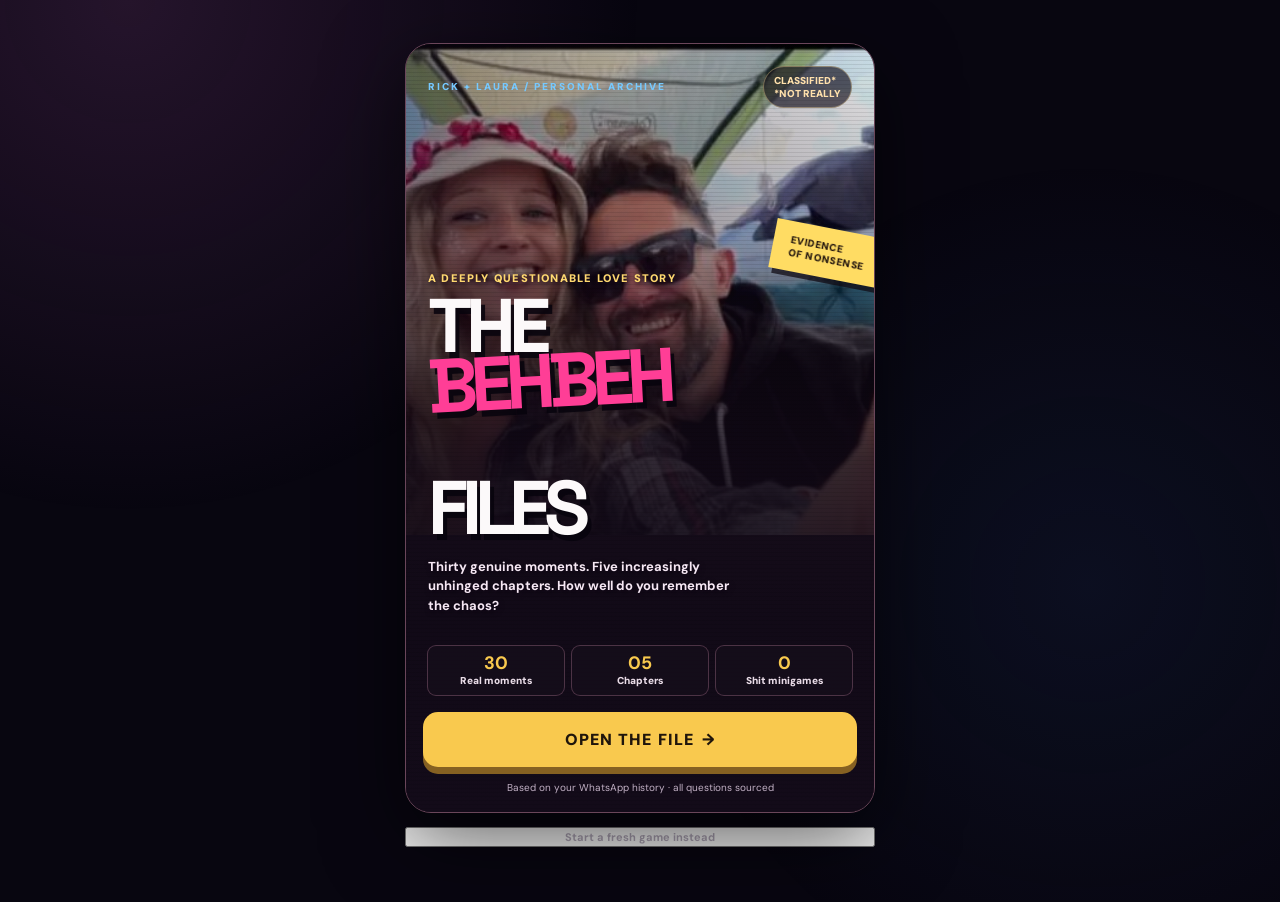
<file: index.html>
<!doctype html>
<html lang="en">
<head>
<meta charset="utf-8">
<meta name="viewport" content="width=device-width,initial-scale=1,viewport-fit=cover">
<meta name="theme-color" content="#090710">
<meta name="description" content="The Behbeh Files: a very personal, very questionable Rick and Laura quiz.">
<title>The Behbeh Files · Rick + Laura</title>
<link rel="stylesheet" href="reborn.css?v=20261021">
<script src="v5-assets.js"></script>
<script src="reborn-questions.js?v=20261021"></script>
<script src="reborn-app.js?v=20261021" defer></script>
</head>
<body>
<main id="app">
<section id="home" class="screen home active" aria-label="Home">
 <div class="cover">
  <div class="coverPhoto"><img id="coverImage" alt="Rick and Laura together" /></div>
  <div class="coverScan"></div>
  <div class="coverTop"><span class="eyebrow">RICK + LAURA / PERSONAL ARCHIVE</span><span>CLASSIFIED*<br>*NOT REALLY</span></div>
  <div class="coverSticker">EVIDENCE<br>OF NONSENSE</div>
  <div class="coverTitle">
   <p class="slogan">A deeply questionable love story</p>
   <h1>THE<br><em>BEHBEH</em><br>FILES</h1>
   <p>Thirty genuine moments. Five increasingly unhinged chapters. How well do you remember the chaos?</p>
  </div>
  <div class="coverBottom">
   <div class="coverFacts"><div><b>30</b>Real moments</div><div><b>05</b>Chapters</div><div><b>0</b>Shit minigames</div></div>
   <button class="btn yellow" id="startBtn" type="button">OPEN THE FILE <span aria-hidden="true">→</span></button>
   <small>Based on your WhatsApp history · all questions sourced</small>
  </div>
 </div>
 <button class="homelink" id="newBtn" type="button" hidden>Start a fresh game instead</button>
</section>

<section id="act" class="screen act" aria-label="Chapter introduction">
 <div class="actCard" id="actCard" data-number="01">
  <div class="actCounter" id="actCounter">CHAPTER 01 / 05</div>
  <h2 id="actTitle">BEFORE THE <span>BEHBEH</span></h2>
  <p id="actText">The first drinks, the first messages, the first signs that nothing normal was about to happen.</p>
  <div class="actMotifs" id="actMotifs"><span>4 JUNE</span><span>FIRST PINT</span><span>RABBIT HOLE</span></div>
  <button class="btn yellow" id="actGo" type="button">LET'S SEE THE EVIDENCE →</button>
  <div class="actFoot" id="actFoot">Six questions in this chapter</div>
 </div>
</section>

<section id="quiz" class="screen" aria-label="Quiz question">
 <div class="qTop">
  <button class="exit" id="exitBtn" aria-label="Return to home" type="button">←</button>
  <div class="caseIndex" id="caseIndex">FILE 001 / 030 <small id="caseCategory">ORIGIN STORY</small></div>
  <div class="scoreBlock"><b id="score">0</b><small id="streak">0 STREAK</small></div>
 </div>
 <div class="progress" aria-label="Progress"><span id="progressFill"></span></div>
 <div class="stage" id="stage" aria-label="Question evidence"></div>
 <div class="prompt"><div class="qType" id="qType">EXHIBIT A · FIRST IMPRESSIONS</div><h2 id="promptText">Question loading</h2></div>
 <div class="hintText" id="hintText">Select your answer</div>
 <div class="options" id="options"></div>
 <button class="submit" id="submitBtn" type="button" hidden disabled>CHECK EVIDENCE</button>
 <div class="answerPanel" id="answerPanel" aria-live="polite">
  <div class="headline" id="answerHead">YES.</div>
  <p id="answerExplain"></p>
  <div class="source" id="answerSource"></div>
  <button class="btn" id="nextBtn" type="button">NEXT CASE →</button>
 </div>
 <div class="footerHint">THE BEHBEH FILES · ALL INCIDENTS ARE REAL UNLESS LABELLED BULLSHIT</div>
</section>

<section id="results" class="screen results" aria-label="Results">
 <div class="resultCard">
  <div class="eyebrow">THE FINAL REPORT</div>
  <div class="giant" id="finalCount">0/30</div>
  <h2 id="finalTitle">THE JURY HAS DECIDED.</h2>
  <p id="finalCopy">You've survived the archive.</p>
  <div class="resultStats"><span id="finalPoints">0 PTS</span><span id="finalStreak">BEST STREAK: 0</span></div>
  <button class="btn yellow" id="againBtn" type="button">PLAY IT AGAIN →</button>
 </div>
</section>
</main>
</body>
</html>
</file>
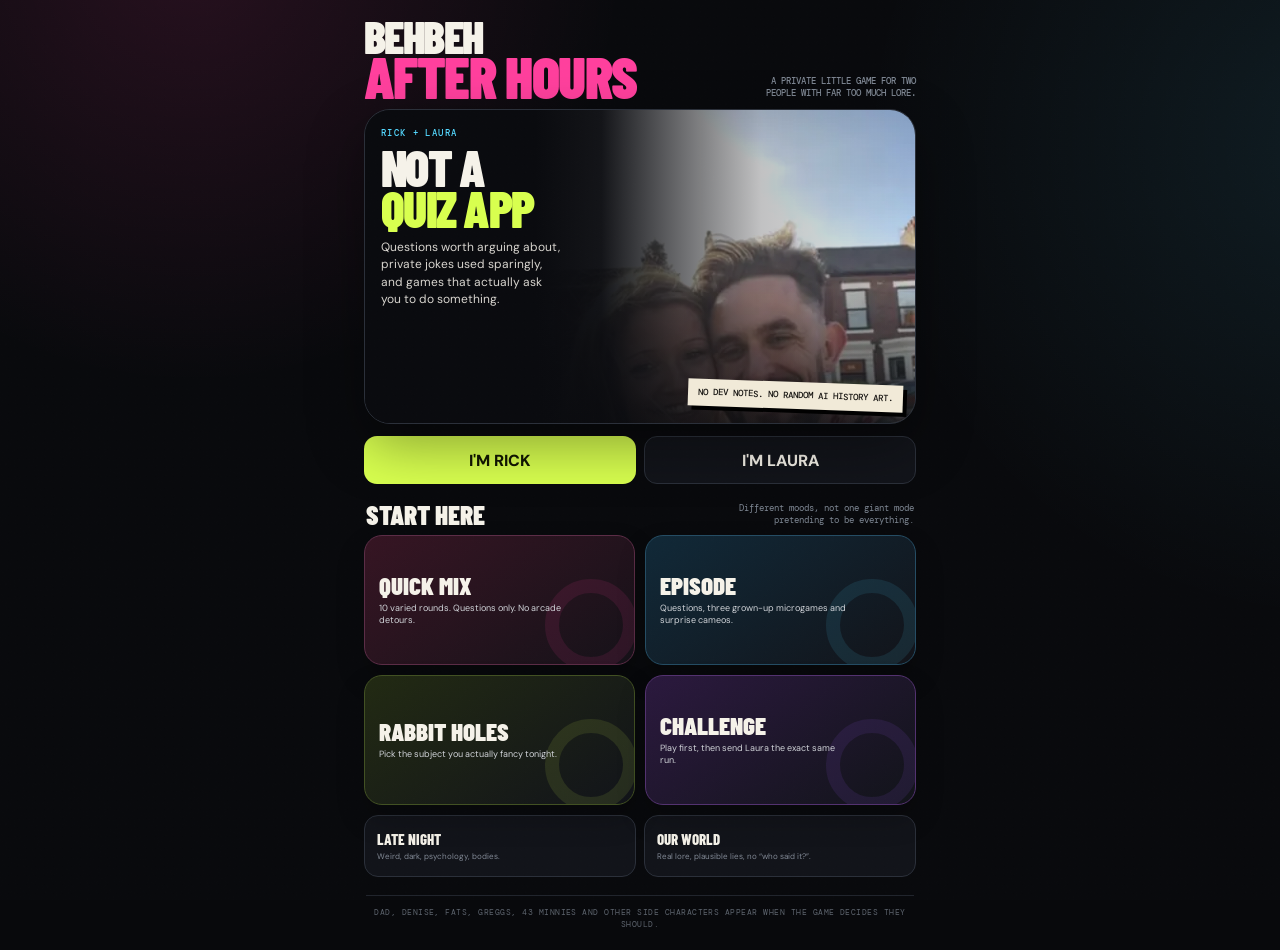
<file: reboot/index.html>
<!doctype html>
<html lang="en">
<head>
<meta charset="utf-8">
<meta name="viewport" content="width=device-width,initial-scale=1,viewport-fit=cover">
<meta name="theme-color" content="#08090c">
<meta name="apple-mobile-web-app-capable" content="yes">
<meta name="apple-mobile-web-app-status-bar-style" content="black-translucent">
<title>Behbeh — Rick + Laura</title>
<link rel="preconnect" href="https://fonts.googleapis.com">
<link rel="preconnect" href="https://fonts.gstatic.com" crossorigin>
<link href="https://fonts.googleapis.com/css2?family=Barlow+Condensed:wght@600;700;800;900&family=DM+Mono:wght@400;500&family=DM+Sans:wght@400;500;600;700;800&display=swap" rel="stylesheet">
<link rel="stylesheet" href="style.css?v=1">
</head>
<body>
<div id="app"></div>
<script src="assets.js?v=1"></script>
<script src="content.js?v=1"></script>
<script src="app.js?v=1"></script>
</body>
</html>
</file>
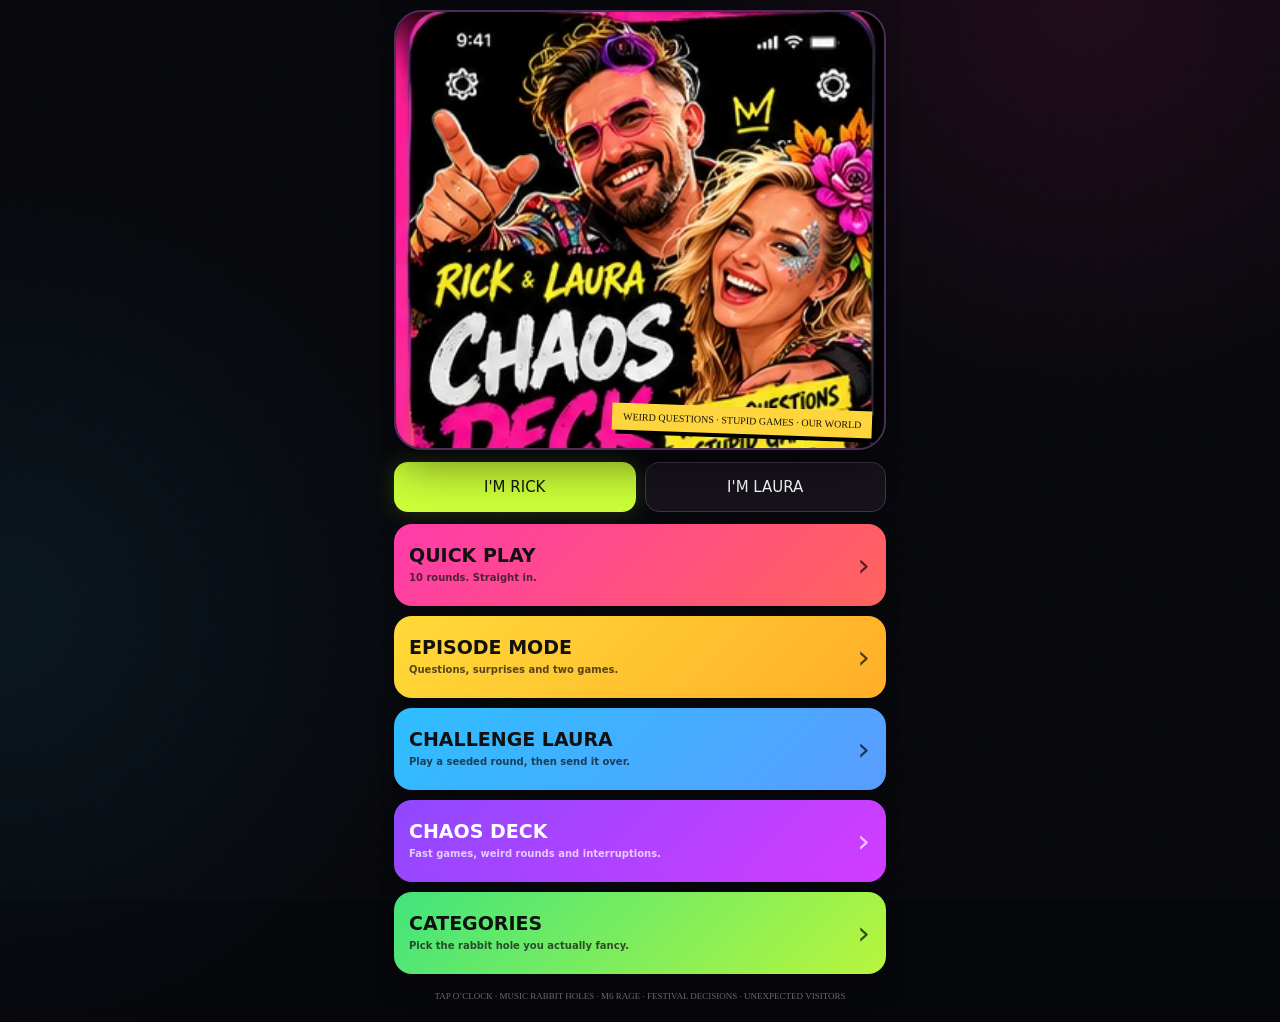
<file: reborn2/index.html>
<!doctype html>
<html lang="en">
<head>
<meta charset="utf-8"/>
<meta name="viewport" content="width=device-width,initial-scale=1,viewport-fit=cover,user-scalable=no"/>
<meta name="theme-color" content="#07070b"/>
<meta name="apple-mobile-web-app-capable" content="yes"/>
<meta name="apple-mobile-web-app-status-bar-style" content="black-translucent"/>
<title>Rick & Laura — Chaos Quiz</title>
<link rel="stylesheet" href="style.css?v=2"/>
</head>
<body>
<div id="app"></div>
<script src="art-lite.js?v=2"></script>
<script src="content2.js?v=2"></script>
<script src="app.js?v=2"></script>
</body>
</html>
</file>
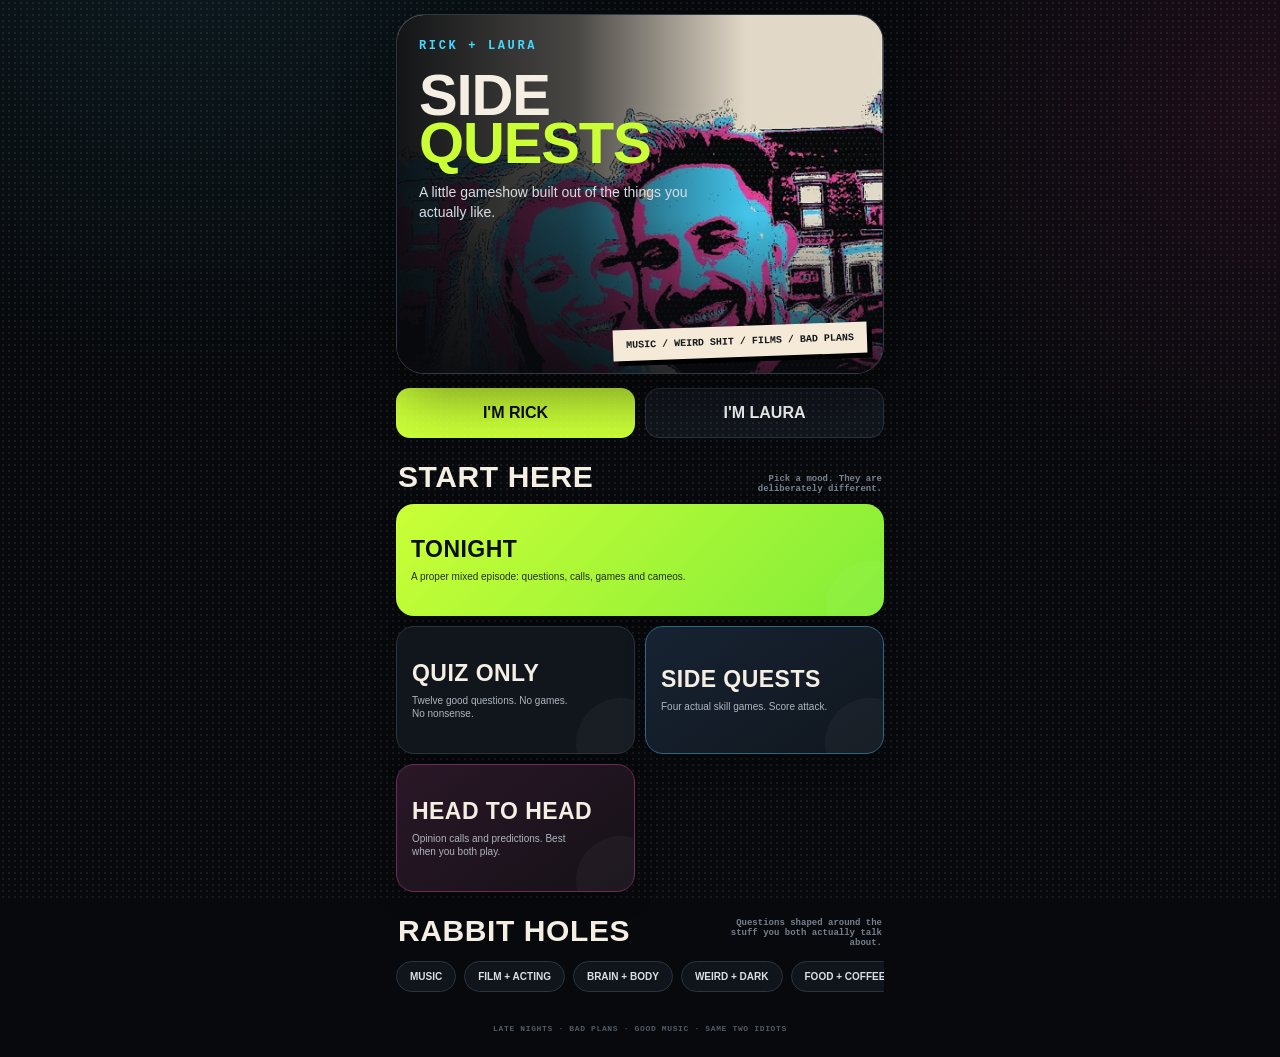
<file: sidequests/index.html>
<!doctype html>
<html lang="en">
<head>
<meta charset="utf-8"/>
<meta name="viewport" content="width=device-width,initial-scale=1,viewport-fit=cover,user-scalable=no"/>
<meta name="theme-color" content="#07090c"/>
<meta name="apple-mobile-web-app-capable" content="yes"/>
<meta name="apple-mobile-web-app-status-bar-style" content="black-translucent"/>
<title>Rick + Laura: Side Quests</title>
<link rel="stylesheet" href="style.css?v=2"/>
</head>
<body><div id="app"></div><script src="assets.js?v=2"></script><script src="content.js?v=2"></script><script src="app.js?v=2"></script></body>
</html>
</file>
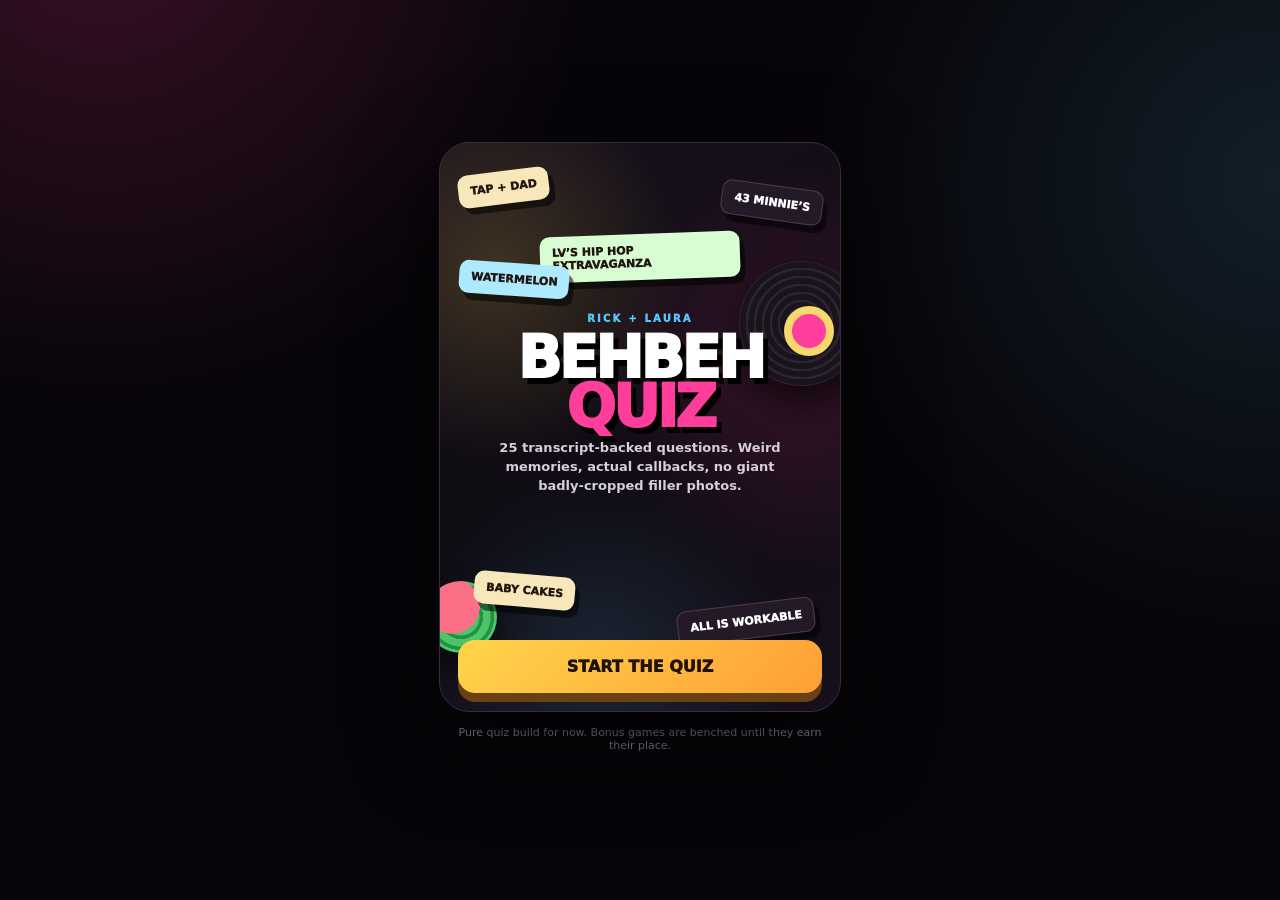
<file: index-v10-backup.html>
<!doctype html>
<html lang="en">
<head>
<meta charset="utf-8">
<meta name="viewport" content="width=device-width,initial-scale=1,viewport-fit=cover">
<meta name="theme-color" content="#0d0911">
<title>Rick & Laura — Behbeh Quiz</title>
<script src="v10-bank.js"></script>
<style>
:root{
 --bg:#0c0910;--panel:#15101a;--panel2:#1d1523;--ink:#18110d;--paper:#f4dfad;
 --pink:#ff3e9c;--blue:#57c8ff;--yellow:#ffd54a;--green:#5ee690;--lav:#aa78ff;
 --muted:#9a8fa0;--line:#3d3045;--shadow:rgba(0,0,0,.48)
}
*{box-sizing:border-box}
html,body{margin:0;min-height:100%;background:#070509;color:white;font-family:Inter,ui-sans-serif,system-ui,-apple-system,Segoe UI,Arial,sans-serif}
button{font:inherit}
body{background:
 radial-gradient(circle at 8% -10%,rgba(255,62,156,.20),transparent 31rem),
 radial-gradient(circle at 100% 20%,rgba(87,200,255,.13),transparent 29rem),
 #070509}
.app{width:min(100%,430px);min-height:100dvh;margin:auto;position:relative;padding:max(12px,env(safe-area-inset-top)) 14px max(18px,env(safe-area-inset-bottom))}
.screen{display:none;min-height:calc(100dvh - 30px)}
.screen.on{display:flex;flex-direction:column}
button{-webkit-tap-highlight-color:transparent}

.home{justify-content:center}
.cover{
 position:relative;min-height:570px;border:1px solid #372d3e;border-radius:30px;overflow:hidden;
 background:linear-gradient(155deg,#17101c,#0e0b12 58%,#17101c);box-shadow:0 30px 90px #000b
}
.cover:before{content:"";position:absolute;inset:-80px;background:
 radial-gradient(circle at 24% 28%,rgba(255,213,74,.18),transparent 12rem),
 radial-gradient(circle at 78% 42%,rgba(255,62,156,.17),transparent 13rem),
 radial-gradient(circle at 42% 82%,rgba(87,200,255,.12),transparent 12rem)}
.coverTitle{position:absolute;z-index:5;left:22px;right:22px;top:170px;text-align:center}
.kicker{font-size:10px;letter-spacing:.22em;font-weight:950;color:var(--blue)}
.cover h1{margin:10px 0 8px;font-size:58px;line-height:.84;letter-spacing:-.055em;font-weight:1000;text-transform:uppercase;text-shadow:5px 6px 0 #000}
.cover h1 span{color:var(--pink)}
.cover p{margin:0 auto;max-width:300px;color:#d7cedb;font-size:13px;font-weight:750;line-height:1.45}
.scrap{position:absolute;z-index:3;padding:10px 12px;border-radius:10px;background:#f8e7bb;color:#211710;font-size:11px;font-weight:1000;box-shadow:5px 7px 0 #0008;transform:rotate(var(--r))}
.scrap.dark{background:#231927;color:white;border:1px solid #4d3b56}
.s1{left:18px;top:28px;--r:-7deg}.s2{right:17px;top:42px;--r:8deg}.s3{left:34px;bottom:104px;--r:5deg}.s4{right:25px;bottom:72px;--r:-7deg}.s5{left:50%;top:91px;transform:translateX(-50%) rotate(-2deg);background:#d9fdd3}.s6{left:19px;top:120px;--r:4deg;background:#aeeaff}
.vinyl{position:absolute;z-index:2;right:-24px;top:118px;width:125px;height:125px;border-radius:50%;background:repeating-radial-gradient(circle,#19131c 0 5px,#2c2430 6px 8px);box-shadow:0 18px 35px #000a}
.vinyl:after{content:"";position:absolute;width:34px;height:34px;border-radius:50%;background:var(--pink);left:45px;top:45px;border:8px solid #f6d86c}
.melon{position:absolute;z-index:2;width:72px;height:72px;border-radius:50%;left:-15px;bottom:58px;background:radial-gradient(circle at 38% 35%,#fb7087 0 42%,#fff0 43%),repeating-radial-gradient(circle,#4dc567 0 7px,#238f47 8px 11px);box-shadow:0 14px 28px #0009}
.start{position:absolute;z-index:7;left:18px;right:18px;bottom:18px;border:0;border-radius:17px;padding:17px 18px;background:linear-gradient(135deg,var(--yellow),#ff9f36);color:#201203;font-weight:1000;text-transform:uppercase;box-shadow:0 9px 0 #6a4015}
.start:active{transform:translateY(4px);box-shadow:0 5px 0 #6a4015}
.homeNote{text-align:center;margin:14px 6px 0;color:#8f8594;font-size:11px}

.top{display:grid;grid-template-columns:auto 1fr auto;gap:10px;align-items:center;margin-bottom:10px}
.badge{border:1px solid #43364b;background:#151019;border-radius:999px;padding:8px 10px;font-size:11px;font-weight:950}
.score{font-weight:1000;font-size:18px;text-align:right}
.progress{height:7px;border-radius:99px;background:#211923;overflow:hidden;margin-bottom:12px}
.progress i{height:100%;display:block;width:0;background:linear-gradient(90deg,var(--pink),var(--blue));transition:width .28s}

.memoryScene{
 position:relative;height:132px;border:1px solid #3e3147;border-radius:22px;overflow:hidden;
 background:linear-gradient(155deg,#19131e,#100d14);box-shadow:0 14px 35px #0008;margin-bottom:12px
}
.memoryScene:after{content:"";position:absolute;inset:0;pointer-events:none;background:linear-gradient(180deg,transparent,rgba(0,0,0,.10))}
.memDate{position:absolute;z-index:4;left:12px;top:10px;font-size:9px;letter-spacing:.13em;font-weight:1000;color:#b6aabc;background:#0b0810c7;border:1px solid #403546;border-radius:999px;padding:6px 8px}
.memLabel{position:absolute;z-index:4;left:13px;bottom:11px;font-size:21px;font-weight:1000;letter-spacing:-.03em;text-shadow:2px 3px 0 #000}
.memSub{position:absolute;z-index:4;right:12px;bottom:12px;max-width:155px;text-align:right;color:#d6cbd9;font-size:9px;line-height:1.25;font-weight:900;text-transform:uppercase;letter-spacing:.05em}
.memBubble{position:absolute;left:46px;right:18px;top:26px;padding:13px 15px;border-radius:18px 18px 5px 18px;background:#d9fdd3;color:#172017;font-weight:800;font-size:13px;line-height:1.32;box-shadow:0 9px 25px #0008;transform:rotate(-1deg)}
.memBubble small{display:block;margin-bottom:4px;color:#4c6e4a;font-size:9px;font-weight:1000}
.disc{position:absolute;right:18px;top:-8px;width:116px;height:116px;border-radius:50%;background:repeating-radial-gradient(circle,#111 0 5px,#302736 6px 8px);box-shadow:0 15px 30px #0008}
.disc:after{content:"";position:absolute;inset:41px;border-radius:50%;background:var(--pink);border:7px solid #f3cc55}
.wave{position:absolute;left:17px;right:122px;top:38px;height:40px;background:repeating-linear-gradient(90deg,var(--blue) 0 3px,transparent 3px 8px);clip-path:polygon(0 48%,5% 35%,10% 66%,15% 20%,20% 78%,25% 42%,30% 56%,35% 15%,40% 86%,45% 37%,50% 64%,55% 24%,60% 76%,65% 40%,70% 58%,75% 28%,80% 71%,85% 43%,90% 54%,95% 37%,100% 49%,100% 58%,0 58%)}
.bootShape{position:absolute;right:24px;top:37px;width:140px;height:68px;background:#382f3f;border:4px solid #65566d;border-radius:13px 13px 25px 25px;transform:skewX(-7deg)}
.bootShape:before{content:"";position:absolute;left:13px;right:13px;top:-22px;height:29px;background:#211b26;border:4px solid #65566d;border-bottom:0;border-radius:18px 18px 0 0}
.miniMelon{position:absolute;width:35px;height:35px;border-radius:50%;background:radial-gradient(circle,#f05b7b 0 48%,#38b85e 50%);border:3px solid #167139;z-index:3}
.mm1{right:96px;top:26px}.mm2{right:61px;top:17px}.mm3{right:34px;top:35px}
.pubSign{position:absolute;right:19px;top:24px;width:145px;height:76px;background:#1e5c43;border:5px solid #c39b58;border-radius:12px;box-shadow:0 10px 25px #0009;display:grid;place-items:center;text-align:center;font-size:14px;font-weight:1000;color:#ffe7ab;transform:rotate(2deg)}
.pubSign:before,.pubSign:after{content:"";position:absolute;top:-19px;width:4px;height:20px;background:#b38a50}.pubSign:before{left:25px}.pubSign:after{right:25px}
.ticket{position:absolute;right:20px;top:25px;width:170px;height:82px;background:#f6e8b8;color:#22160d;clip-path:polygon(0 0,92% 0,100% 50%,92% 100%,0 100%,6% 50%);padding:15px 23px;transform:rotate(-3deg);box-shadow:0 13px 30px #0009}
.ticket b{font-size:25px}.ticket small{display:block;font-size:9px;font-weight:900;margin-top:4px}
.barberPole{position:absolute;right:54px;top:13px;width:44px;height:106px;border-radius:24px;background:repeating-linear-gradient(145deg,#fff 0 13px,#ff4c6f 14px 26px,#fff 27px 39px,#5dc9ff 40px 52px);border:5px solid #d8d7df;box-shadow:0 10px 28px #0009}
.tent{position:absolute;right:22px;bottom:10px;width:170px;height:95px;background:#a56cff;clip-path:polygon(50% 0,100% 100%,0 100%);filter:drop-shadow(0 12px 16px #0008)}
.tent:after{content:"";position:absolute;left:50%;top:26px;width:3px;height:69px;background:#3f275f}
.tape{position:absolute;right:80px;top:49px;width:75px;height:15px;background:var(--yellow);transform:rotate(-18deg);box-shadow:0 5px 10px #0007}
.bus{position:absolute;top:42px;width:115px;height:55px;border-radius:12px;background:#ff3e9c;border:3px solid #ff9bcc;box-shadow:0 10px 20px #0008}
.bus:before{content:"";position:absolute;left:12px;right:12px;top:9px;height:19px;background:repeating-linear-gradient(90deg,#c9edff 0 17px,#243442 18px 21px)}
.bus:after{content:"●   ●";position:absolute;left:19px;bottom:-14px;color:#111;font-size:24px;letter-spacing:31px}
.bus.one{left:14px}.bus.two{right:14px;background:#676270;border-color:#a19aa9}
.arrow{position:absolute;left:50%;top:56px;transform:translateX(-50%);font-size:26px;font-weight:1000;color:var(--yellow)}
.sun{position:absolute;right:28px;top:15px;width:70px;height:70px;border-radius:50%;background:#ffd54a;box-shadow:0 0 0 12px #ffd54a20}
.postcard{position:absolute;right:58px;top:34px;width:150px;height:82px;background:#f4dfad;color:#271a12;border-radius:8px;transform:rotate(-5deg);box-shadow:0 12px 30px #0009;padding:14px;font-size:12px;font-weight:1000}
.flowerArt{position:absolute;right:31px;top:20px;width:120px;height:95px}
.stem{position:absolute;left:57px;top:38px;width:5px;height:58px;background:#4fb36c;transform:rotate(7deg)}
.pet{position:absolute;width:38px;height:38px;border-radius:50% 50% 45% 45%;background:#ff6ca8;left:40px;top:17px;box-shadow:30px 8px 0 #ff7bb0,-25px 10px 0 #ff7bb0,5px -22px 0 #ff7bb0,7px 29px 0 #ff7bb0}
.pet:after{content:"";position:absolute;left:10px;top:10px;width:18px;height:18px;border-radius:50%;background:#ffd54a}
.doc{position:absolute;right:25px;top:19px;width:145px;height:98px;background:#f4dfad;color:#20150f;padding:16px 14px;border-radius:8px;transform:rotate(2deg);box-shadow:0 13px 30px #0008;border-top:11px solid #ff3e9c;font-size:10px;font-weight:1000}
.tub{position:absolute;right:32px;top:42px;width:145px;height:65px;border:5px solid #d8c59d;border-radius:12px 12px 30px 30px;background:#f4e4bc;box-shadow:0 13px 25px #0009}
.tub:before{content:"";position:absolute;left:25px;top:-31px;width:52px;height:35px;border-left:5px solid #bfb4a2;border-top:5px solid #bfb4a2;border-radius:20px 0 0 0}
.house{position:absolute;right:30px;top:36px;width:130px;height:75px;background:#6f5a7b;clip-path:polygon(50% 0,100% 35%,100% 100%,0 100%,0 35%);box-shadow:0 13px 26px #0008}
.house:after{content:"££";position:absolute;left:49px;top:36px;color:#ffd54a;font-size:25px;font-weight:1000}
.quoteMark{position:absolute;right:25px;top:-9px;font-size:125px;line-height:1;font-family:Georgia,serif;color:#ffffff15}
.friendPlate{position:absolute;right:20px;top:24px;width:150px;height:80px;background:#231927;border:2px solid #5c4967;border-radius:18px;display:grid;place-items:center;text-align:center;box-shadow:0 12px 30px #0008;font-size:27px;font-weight:1000;color:var(--yellow)}
.drink{position:absolute;right:51px;top:19px;width:70px;height:95px;border-radius:8px 8px 24px 24px;border:4px solid #dff5ff;background:linear-gradient(#90da9f 0 72%,#cfe7d3 72%);box-shadow:0 12px 28px #0009}
.drink:before{content:"";position:absolute;left:34px;top:-28px;width:5px;height:48px;background:#ff79a8;transform:rotate(13deg)}

.qCard{position:relative;background:var(--paper);color:var(--ink);border-radius:18px;padding:17px 17px 18px;margin:0 3px 13px;box-shadow:6px 7px 0 #745229,0 16px 35px #0008}
.qCard:before{content:"";position:absolute;top:-7px;left:25px;width:56px;height:14px;background:#d7bf82;opacity:.9;transform:rotate(-5deg)}
.qType{font-size:10px;font-weight:1000;color:#c91b73;letter-spacing:.10em;text-transform:uppercase}
.qCard h2{font-size:21px;line-height:1.18;margin:7px 0 0;letter-spacing:-.025em}
.answers{display:grid;grid-template-columns:1fr 1fr;gap:9px}
.answer{min-height:78px;border:2px solid #3e3345;border-radius:16px;background:#17121a;color:white;padding:12px;text-align:left;font-weight:850;line-height:1.2;box-shadow:0 8px 18px #0005;transition:.15s}
.answer:active{transform:translateY(2px)}
.answer.good{background:#12351f;border-color:#5ee690}
.answer.bad{background:#401521;border-color:#ff6680}
.feedback{display:none;margin-top:11px;padding:13px 14px;border-radius:16px;background:#17121a;border:1px solid #44374b}
.feedback.on{display:block}
.feedbackTop{display:flex;justify-content:space-between;gap:10px;align-items:center}
.feedback strong{font-size:20px}.sourceDate{font-size:9px;color:#a699aa;font-weight:1000;letter-spacing:.08em}
.feedback p{margin:5px 0 0;color:#d8cedb;font-size:12px;line-height:1.42}
.next{display:none;width:100%;margin-top:10px;border:0;border-radius:14px;padding:14px;background:var(--pink);color:#250013;font-weight:1000}
.next.on{display:block}

.end{justify-content:center;text-align:center}
.endCard{border:1px solid #3d3145;background:#151019;border-radius:28px;padding:28px 21px;box-shadow:0 28px 80px #0009}
.endIcon{width:150px;height:150px;margin:0 auto 17px;border-radius:30px;background:
 radial-gradient(circle at 28% 30%,#ffd54a 0 12%,transparent 13%),
 radial-gradient(circle at 72% 28%,#ff3e9c 0 13%,transparent 14%),
 radial-gradient(circle at 50% 68%,#57c8ff 0 15%,transparent 16%),
 linear-gradient(145deg,#2b2030,#16101b);border:1px solid #4d3e56;display:grid;place-items:center;font-size:54px;font-weight:1000}
.end h2{font-size:38px;line-height:.95;margin:0 0 8px}.finalScore{font-size:64px;font-weight:1000;color:var(--yellow)}
.end p{color:#a99dab;font-size:12px;line-height:1.4}
.again{width:100%;border:0;border-radius:15px;padding:15px;background:linear-gradient(135deg,var(--yellow),#ff9f36);font-weight:1000;color:#211305}

@media (max-height:760px){
 .memoryScene{height:112px}.qCard{padding:14px 15px 15px}.qCard h2{font-size:19px}.answer{min-height:67px;padding:10px}.cover{min-height:535px}
}
@media (orientation:landscape) and (max-height:600px){
 .app{width:100%;max-width:1080px;height:100dvh;min-height:0;overflow:hidden;padding:8px 14px}
 .screen{height:100%;min-height:0}
 #quiz.on{display:grid;grid-template-columns:minmax(0,.9fr) minmax(0,1.1fr);grid-template-rows:auto 7px auto 1fr auto auto;gap:8px 14px}
 #quiz .top,#quiz .progress{grid-column:1/-1}
 #quiz .memoryScene{grid-column:1;grid-row:3/7;height:auto;margin:0}
 #quiz .qCard{grid-column:2;grid-row:3;margin:0}
 #quiz .answers{grid-column:2;grid-row:4;align-content:start}
 #quiz .feedback{grid-column:2;grid-row:5;margin:0}
 #quiz .next{grid-column:2;grid-row:6;margin:0}
}
</style>
</head>
<body>
<div class="app">
<section id="home" class="screen home on">
 <div class="cover">
  <div class="scrap s1">TAP + DAD</div>
  <div class="scrap dark s2">43 MINNIE’S</div>
  <div class="scrap s3">BABY CAKES</div>
  <div class="scrap dark s4">ALL IS WORKABLE</div>
  <div class="scrap s5">LV’S HIP HOP EXTRAVAGANZA</div>
  <div class="scrap s6">WATERMELON</div>
  <div class="vinyl"></div><div class="melon"></div>
  <div class="coverTitle">
   <div class="kicker">RICK + LAURA</div>
   <h1>BEHBEH<br><span>QUIZ</span></h1>
   <p>25 transcript-backed questions. Weird memories, actual callbacks, no giant badly-cropped filler photos.</p>
  </div>
  <button class="start" id="startBtn">Start the quiz</button>
 </div>
 <div class="homeNote">Pure quiz build for now. Bonus games are benched until they earn their place.</div>
</section>

<section id="quiz" class="screen">
 <div class="top"><span class="badge" id="qCount">1 / 25</span><div></div><span class="score" id="score">0</span></div>
 <div class="progress"><i id="progress"></i></div>
 <div class="memoryScene" id="memoryScene"></div>
 <div class="qCard"><div class="qType" id="qType"></div><h2 id="question"></h2></div>
 <div class="answers" id="answers"></div>
 <div class="feedback" id="feedback"><div class="feedbackTop"><strong id="feedbackTitle"></strong><span class="sourceDate" id="sourceDate"></span></div><p id="feedbackText"></p></div>
 <button class="next" id="nextBtn">Next question</button>
</section>

<section id="end" class="screen end">
 <div class="endCard">
  <div class="endIcon">25</div>
  <h2>Behbeh knowledge checked.</h2>
  <div class="finalScore" id="finalScore">0</div>
  <p id="endCopy"></p>
  <button class="again" id="again">Play again</button>
 </div>
</section>
</div>

<script>
const BANK=window.V10_BANK||[];
let qi=0,score=0,locked=false;
const $=id=>document.getElementById(id);
function show(id){document.querySelectorAll(".screen").forEach(x=>x.classList.remove("on"));$(id).classList.add("on")}
function esc(s){return String(s??"").replace(/[&<>"']/g,c=>({"&":"&amp;","<":"&lt;",">":"&gt;",'"':"&quot;","'":"&#39;"}[c]))}
function sceneHTML(q){
 const v=q.v||{},k=v.kind||"quote",label=esc(v.label||q.cat),sub=esc(v.sub||"");
 const common='<div class="memDate">'+esc(q.date||"TRANSCRIPT")+'</div><div class="memLabel">'+label+'</div><div class="memSub">'+sub+'</div>';
 if(k==="chat")return common+'<div class="memBubble"><small>'+esc(v.who||"WhatsApp")+'</small>'+esc(v.text||"")+'</div>';
 if(k==="music")return common+'<div class="wave"></div><div class="disc"></div>';
 if(k==="boot")return common+'<div class="bootShape"></div><div class="miniMelon mm1"></div><div class="miniMelon mm2"></div><div class="miniMelon mm3"></div>';
 if(k==="pub")return common+'<div class="pubSign">'+label.replace(/ /g,"<br>")+'</div>';
 if(k==="train")return common+'<div class="ticket"><b>43 MINNIE’S</b><small>ARRIVAL: NOT SOON ENOUGH</small></div>';
 if(k==="barber")return common+'<div class="barberPole"></div>';
 if(k==="festival")return common+'<div class="tent"></div><div class="tape"></div>';
 if(k==="bus")return common+'<div class="bus one"></div><div class="arrow">→</div><div class="bus two"></div>';
 if(k==="holiday")return common+'<div class="sun"></div><div class="postcard">WEALTHY<br>LITTLE<br>PIGS</div>';
 if(k==="flower")return common+'<div class="flowerArt"><div class="stem"></div><div class="pet"></div></div>';
 if(k==="document")return common+'<div class="doc">STATUS: APPROVED<br><br>MR BERLONDE<br>OFFICIAL BEHBEH ADMIN</div>';
 if(k==="tub")return common+'<div class="tub"></div>';
 if(k==="house")return common+'<div class="house"></div>';
 if(k==="drink")return common+'<div class="drink"></div>';
 if(k==="friend")return common+'<div class="friendPlate">'+label+'</div>';
 return common+'<div class="quoteMark">“</div>';
}
function shuffle(a){for(let i=a.length-1;i>0;i--){const j=Math.floor(Math.random()*(i+1));[a[i],a[j]]=[a[j],a[i]]}return a}
function render(){
 const q=BANK[qi];if(!q){finish();return}locked=false;
 $("qCount").textContent=(qi+1)+" / "+BANK.length;
 $("score").textContent=score.toLocaleString();
 $("progress").style.width=((qi/BANK.length)*100)+"%";
 $("memoryScene").innerHTML=sceneHTML(q);
 $("qType").textContent=q.type+" · "+q.cat;
 $("question").textContent=q.q;
 $("feedback").classList.remove("on");$("nextBtn").classList.remove("on");
 const choices=shuffle(q.o.map((label,i)=>({label,correct:i===q.a})));
 const box=$("answers");box.innerHTML="";
 choices.forEach(c=>{
  const b=document.createElement("button");b.className="answer";b.textContent=c.label;b.dataset.correct=c.correct?"1":"0";
  b.onclick=()=>answer(b,q);box.appendChild(b);
 });
}
function answer(button,q){
 if(locked)return;locked=true;const ok=button.dataset.correct==="1";
 [...$("answers").children].forEach(b=>{if(b.dataset.correct==="1")b.classList.add("good");else if(b===button&&!ok)b.classList.add("bad")});
 if(ok)score+=1000;$("score").textContent=score.toLocaleString();
 $("feedbackTitle").textContent=ok?"YES.":"NOPE.";
 $("sourceDate").textContent=q.date+" · LAURA TRANSCRIPT";
 $("feedbackText").textContent=q.r;
 $("feedback").classList.add("on");$("nextBtn").classList.add("on");
}
$("nextBtn").onclick=()=>{qi++;if(qi>=BANK.length)finish();else render()};
$("startBtn").onclick=()=>{qi=0;score=0;show("quiz");render()};
$("again").onclick=()=>show("home");
function finish(){
 $("progress").style.width="100%";$("finalScore").textContent=score.toLocaleString();
 const correct=Math.round(score/1000),pct=Math.round((correct/BANK.length)*100);
 $("endCopy").textContent=correct+" / "+BANK.length+" right · "+pct+"%. This build is deliberately quiz-first: the transcript and the questions do the work.";
 show("end");
}
</script>
</body>
</html>
</file>
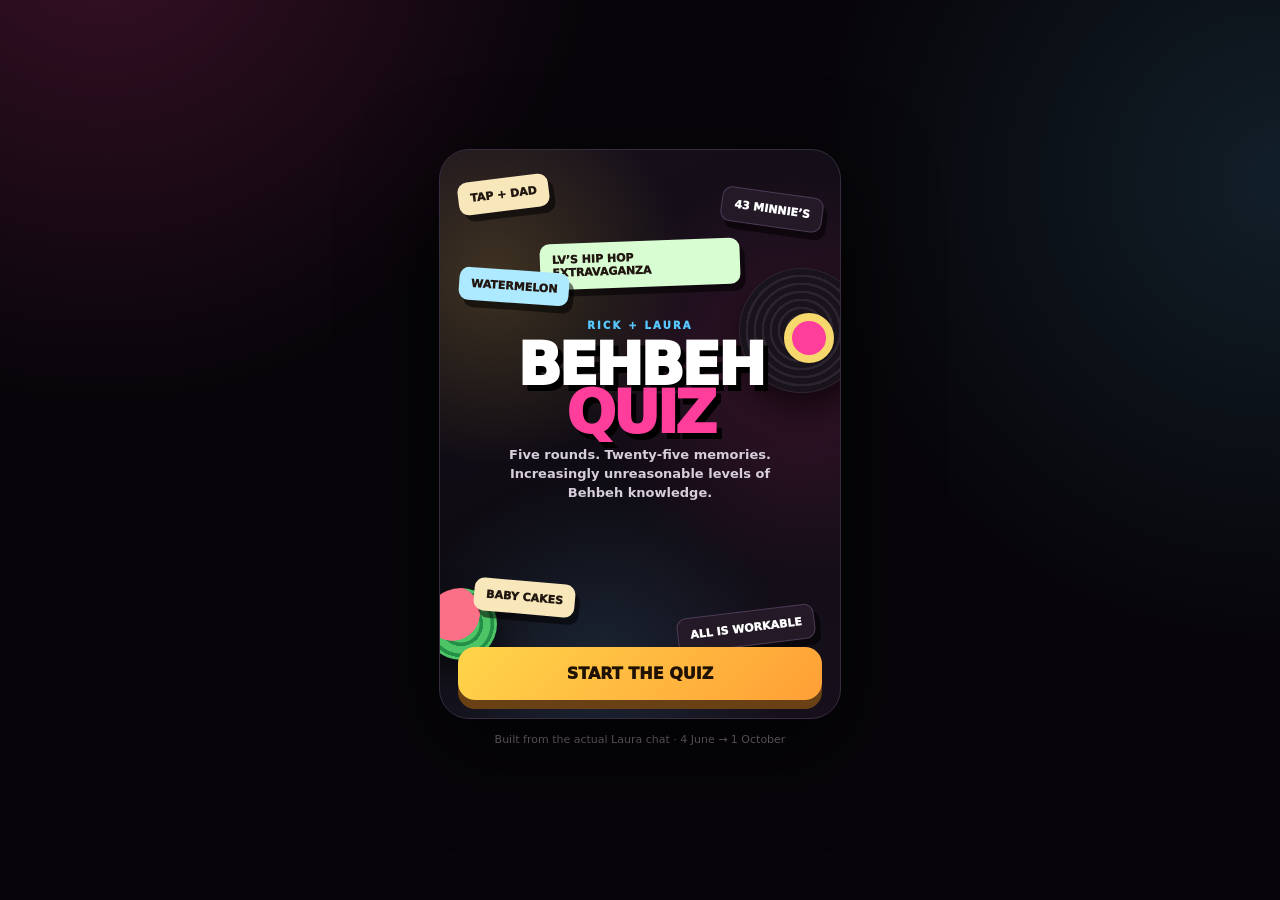
<file: index-v11-before-rebuild.html>
<!doctype html>
<html lang="en">
<head>
<meta charset="utf-8">
<meta name="viewport" content="width=device-width,initial-scale=1,viewport-fit=cover">
<meta name="theme-color" content="#0d0911">
<title>Rick & Laura — Behbeh Quiz</title>
<script src="v11-bank.js"></script>
<style>
:root{
 --bg:#0c0910;--panel:#15101a;--panel2:#1d1523;--ink:#18110d;--paper:#f4dfad;
 --pink:#ff3e9c;--blue:#57c8ff;--yellow:#ffd54a;--green:#5ee690;--lav:#aa78ff;
 --muted:#9a8fa0;--line:#3d3045;--shadow:rgba(0,0,0,.48)
}
*{box-sizing:border-box}
html,body{margin:0;min-height:100%;background:#070509;color:white;font-family:Inter,ui-sans-serif,system-ui,-apple-system,Segoe UI,Arial,sans-serif}
button{font:inherit}
body{background:
 radial-gradient(circle at 8% -10%,rgba(255,62,156,.20),transparent 31rem),
 radial-gradient(circle at 100% 20%,rgba(87,200,255,.13),transparent 29rem),
 #070509}
.app{width:min(100%,430px);min-height:100dvh;margin:auto;position:relative;padding:max(12px,env(safe-area-inset-top)) 14px max(18px,env(safe-area-inset-bottom))}
.screen{display:none;min-height:calc(100dvh - 30px)}
.screen.on{display:flex;flex-direction:column}
button{-webkit-tap-highlight-color:transparent}

.home{justify-content:center}
.cover{
 position:relative;min-height:570px;border:1px solid #372d3e;border-radius:30px;overflow:hidden;
 background:linear-gradient(155deg,#17101c,#0e0b12 58%,#17101c);box-shadow:0 30px 90px #000b
}
.cover:before{content:"";position:absolute;inset:-80px;background:
 radial-gradient(circle at 24% 28%,rgba(255,213,74,.18),transparent 12rem),
 radial-gradient(circle at 78% 42%,rgba(255,62,156,.17),transparent 13rem),
 radial-gradient(circle at 42% 82%,rgba(87,200,255,.12),transparent 12rem)}
.coverTitle{position:absolute;z-index:5;left:22px;right:22px;top:170px;text-align:center}
.kicker{font-size:10px;letter-spacing:.22em;font-weight:950;color:var(--blue)}
.cover h1{margin:10px 0 8px;font-size:58px;line-height:.84;letter-spacing:-.055em;font-weight:1000;text-transform:uppercase;text-shadow:5px 6px 0 #000}
.cover h1 span{color:var(--pink)}
.cover p{margin:0 auto;max-width:300px;color:#d7cedb;font-size:13px;font-weight:750;line-height:1.45}
.scrap{position:absolute;z-index:3;padding:10px 12px;border-radius:10px;background:#f8e7bb;color:#211710;font-size:11px;font-weight:1000;box-shadow:5px 7px 0 #0008;transform:rotate(var(--r))}
.scrap.dark{background:#231927;color:white;border:1px solid #4d3b56}
.s1{left:18px;top:28px;--r:-7deg}.s2{right:17px;top:42px;--r:8deg}.s3{left:34px;bottom:104px;--r:5deg}.s4{right:25px;bottom:72px;--r:-7deg}.s5{left:50%;top:91px;transform:translateX(-50%) rotate(-2deg);background:#d9fdd3}.s6{left:19px;top:120px;--r:4deg;background:#aeeaff}
.vinyl{position:absolute;z-index:2;right:-24px;top:118px;width:125px;height:125px;border-radius:50%;background:repeating-radial-gradient(circle,#19131c 0 5px,#2c2430 6px 8px);box-shadow:0 18px 35px #000a}
.vinyl:after{content:"";position:absolute;width:34px;height:34px;border-radius:50%;background:var(--pink);left:45px;top:45px;border:8px solid #f6d86c}
.melon{position:absolute;z-index:2;width:72px;height:72px;border-radius:50%;left:-15px;bottom:58px;background:radial-gradient(circle at 38% 35%,#fb7087 0 42%,#fff0 43%),repeating-radial-gradient(circle,#4dc567 0 7px,#238f47 8px 11px);box-shadow:0 14px 28px #0009}
.start{position:absolute;z-index:7;left:18px;right:18px;bottom:18px;border:0;border-radius:17px;padding:17px 18px;background:linear-gradient(135deg,var(--yellow),#ff9f36);color:#201203;font-weight:1000;text-transform:uppercase;box-shadow:0 9px 0 #6a4015}
.start:active{transform:translateY(4px);box-shadow:0 5px 0 #6a4015}
.homeNote{text-align:center;margin:14px 6px 0;color:#8f8594;font-size:11px}

.top{display:grid;grid-template-columns:auto 1fr auto;gap:10px;align-items:center;margin-bottom:10px}
.badge{border:1px solid #43364b;background:#151019;border-radius:999px;padding:8px 10px;font-size:11px;font-weight:950}
.score{font-weight:1000;font-size:18px;text-align:right}
.progress{height:7px;border-radius:99px;background:#211923;overflow:hidden;margin-bottom:12px}
.progress i{height:100%;display:block;width:0;background:linear-gradient(90deg,var(--pink),var(--blue));transition:width .28s}

.memoryScene{
 position:relative;height:132px;border:1px solid #3e3147;border-radius:22px;overflow:hidden;
 background:linear-gradient(155deg,#19131e,#100d14);box-shadow:0 14px 35px #0008;margin-bottom:12px
}
.memoryScene:after{content:"";position:absolute;inset:0;pointer-events:none;background:linear-gradient(180deg,transparent,rgba(0,0,0,.10))}
.memDate{position:absolute;z-index:4;left:12px;top:10px;font-size:9px;letter-spacing:.13em;font-weight:1000;color:#b6aabc;background:#0b0810c7;border:1px solid #403546;border-radius:999px;padding:6px 8px}
.memLabel{position:absolute;z-index:4;left:13px;bottom:11px;font-size:21px;font-weight:1000;letter-spacing:-.03em;text-shadow:2px 3px 0 #000}
.memSub{position:absolute;z-index:4;right:12px;bottom:12px;max-width:155px;text-align:right;color:#d6cbd9;font-size:9px;line-height:1.25;font-weight:900;text-transform:uppercase;letter-spacing:.05em}
.memBubble{position:absolute;left:46px;right:18px;top:26px;padding:13px 15px;border-radius:18px 18px 5px 18px;background:#d9fdd3;color:#172017;font-weight:800;font-size:13px;line-height:1.32;box-shadow:0 9px 25px #0008;transform:rotate(-1deg)}
.memBubble small{display:block;margin-bottom:4px;color:#4c6e4a;font-size:9px;font-weight:1000}
.disc{position:absolute;right:18px;top:-8px;width:116px;height:116px;border-radius:50%;background:repeating-radial-gradient(circle,#111 0 5px,#302736 6px 8px);box-shadow:0 15px 30px #0008}
.disc:after{content:"";position:absolute;inset:41px;border-radius:50%;background:var(--pink);border:7px solid #f3cc55}
.wave{position:absolute;left:17px;right:122px;top:38px;height:40px;background:repeating-linear-gradient(90deg,var(--blue) 0 3px,transparent 3px 8px);clip-path:polygon(0 48%,5% 35%,10% 66%,15% 20%,20% 78%,25% 42%,30% 56%,35% 15%,40% 86%,45% 37%,50% 64%,55% 24%,60% 76%,65% 40%,70% 58%,75% 28%,80% 71%,85% 43%,90% 54%,95% 37%,100% 49%,100% 58%,0 58%)}
.bootShape{position:absolute;right:24px;top:37px;width:140px;height:68px;background:#382f3f;border:4px solid #65566d;border-radius:13px 13px 25px 25px;transform:skewX(-7deg)}
.bootShape:before{content:"";position:absolute;left:13px;right:13px;top:-22px;height:29px;background:#211b26;border:4px solid #65566d;border-bottom:0;border-radius:18px 18px 0 0}
.miniMelon{position:absolute;width:35px;height:35px;border-radius:50%;background:radial-gradient(circle,#f05b7b 0 48%,#38b85e 50%);border:3px solid #167139;z-index:3}
.mm1{right:96px;top:26px}.mm2{right:61px;top:17px}.mm3{right:34px;top:35px}
.pubSign{position:absolute;right:19px;top:24px;width:145px;height:76px;background:#1e5c43;border:5px solid #c39b58;border-radius:12px;box-shadow:0 10px 25px #0009;display:grid;place-items:center;text-align:center;font-size:14px;font-weight:1000;color:#ffe7ab;transform:rotate(2deg)}
.pubSign:before,.pubSign:after{content:"";position:absolute;top:-19px;width:4px;height:20px;background:#b38a50}.pubSign:before{left:25px}.pubSign:after{right:25px}
.ticket{position:absolute;right:20px;top:25px;width:170px;height:82px;background:#f6e8b8;color:#22160d;clip-path:polygon(0 0,92% 0,100% 50%,92% 100%,0 100%,6% 50%);padding:15px 23px;transform:rotate(-3deg);box-shadow:0 13px 30px #0009}
.ticket b{font-size:25px}.ticket small{display:block;font-size:9px;font-weight:900;margin-top:4px}
.barberPole{position:absolute;right:54px;top:13px;width:44px;height:106px;border-radius:24px;background:repeating-linear-gradient(145deg,#fff 0 13px,#ff4c6f 14px 26px,#fff 27px 39px,#5dc9ff 40px 52px);border:5px solid #d8d7df;box-shadow:0 10px 28px #0009}
.tent{position:absolute;right:22px;bottom:10px;width:170px;height:95px;background:#a56cff;clip-path:polygon(50% 0,100% 100%,0 100%);filter:drop-shadow(0 12px 16px #0008)}
.tent:after{content:"";position:absolute;left:50%;top:26px;width:3px;height:69px;background:#3f275f}
.tape{position:absolute;right:80px;top:49px;width:75px;height:15px;background:var(--yellow);transform:rotate(-18deg);box-shadow:0 5px 10px #0007}
.bus{position:absolute;top:42px;width:115px;height:55px;border-radius:12px;background:#ff3e9c;border:3px solid #ff9bcc;box-shadow:0 10px 20px #0008}
.bus:before{content:"";position:absolute;left:12px;right:12px;top:9px;height:19px;background:repeating-linear-gradient(90deg,#c9edff 0 17px,#243442 18px 21px)}
.bus:after{content:"●   ●";position:absolute;left:19px;bottom:-14px;color:#111;font-size:24px;letter-spacing:31px}
.bus.one{left:14px}.bus.two{right:14px;background:#676270;border-color:#a19aa9}
.arrow{position:absolute;left:50%;top:56px;transform:translateX(-50%);font-size:26px;font-weight:1000;color:var(--yellow)}
.sun{position:absolute;right:28px;top:15px;width:70px;height:70px;border-radius:50%;background:#ffd54a;box-shadow:0 0 0 12px #ffd54a20}
.postcard{position:absolute;right:58px;top:34px;width:150px;height:82px;background:#f4dfad;color:#271a12;border-radius:8px;transform:rotate(-5deg);box-shadow:0 12px 30px #0009;padding:14px;font-size:12px;font-weight:1000}
.flowerArt{position:absolute;right:31px;top:20px;width:120px;height:95px}
.stem{position:absolute;left:57px;top:38px;width:5px;height:58px;background:#4fb36c;transform:rotate(7deg)}
.pet{position:absolute;width:38px;height:38px;border-radius:50% 50% 45% 45%;background:#ff6ca8;left:40px;top:17px;box-shadow:30px 8px 0 #ff7bb0,-25px 10px 0 #ff7bb0,5px -22px 0 #ff7bb0,7px 29px 0 #ff7bb0}
.pet:after{content:"";position:absolute;left:10px;top:10px;width:18px;height:18px;border-radius:50%;background:#ffd54a}
.doc{position:absolute;right:25px;top:19px;width:145px;height:98px;background:#f4dfad;color:#20150f;padding:16px 14px;border-radius:8px;transform:rotate(2deg);box-shadow:0 13px 30px #0008;border-top:11px solid #ff3e9c;font-size:10px;font-weight:1000}
.tub{position:absolute;right:32px;top:42px;width:145px;height:65px;border:5px solid #d8c59d;border-radius:12px 12px 30px 30px;background:#f4e4bc;box-shadow:0 13px 25px #0009}
.tub:before{content:"";position:absolute;left:25px;top:-31px;width:52px;height:35px;border-left:5px solid #bfb4a2;border-top:5px solid #bfb4a2;border-radius:20px 0 0 0}
.house{position:absolute;right:30px;top:36px;width:130px;height:75px;background:#6f5a7b;clip-path:polygon(50% 0,100% 35%,100% 100%,0 100%,0 35%);box-shadow:0 13px 26px #0008}
.house:after{content:"££";position:absolute;left:49px;top:36px;color:#ffd54a;font-size:25px;font-weight:1000}
.quoteMark{position:absolute;right:25px;top:-9px;font-size:125px;line-height:1;font-family:Georgia,serif;color:#ffffff15}
.friendPlate{position:absolute;right:20px;top:24px;width:150px;height:80px;background:#231927;border:2px solid #5c4967;border-radius:18px;display:grid;place-items:center;text-align:center;box-shadow:0 12px 30px #0008;font-size:27px;font-weight:1000;color:var(--yellow)}
.drink{position:absolute;right:51px;top:19px;width:70px;height:95px;border-radius:8px 8px 24px 24px;border:4px solid #dff5ff;background:linear-gradient(#90da9f 0 72%,#cfe7d3 72%);box-shadow:0 12px 28px #0009}
.drink:before{content:"";position:absolute;left:34px;top:-28px;width:5px;height:48px;background:#ff79a8;transform:rotate(13deg)}

.qCard{position:relative;background:var(--paper);color:var(--ink);border-radius:18px;padding:17px 17px 18px;margin:0 3px 13px;box-shadow:6px 7px 0 #745229,0 16px 35px #0008}
.qCard:before{content:"";position:absolute;top:-7px;left:25px;width:56px;height:14px;background:#d7bf82;opacity:.9;transform:rotate(-5deg)}
.qType{font-size:10px;font-weight:1000;color:#c91b73;letter-spacing:.10em;text-transform:uppercase}
.qCard h2{font-size:21px;line-height:1.18;margin:7px 0 0;letter-spacing:-.025em}
.answers{display:grid;grid-template-columns:1fr 1fr;gap:9px}
.answer{min-height:78px;border:2px solid #3e3345;border-radius:16px;background:#17121a;color:white;padding:12px;text-align:left;font-weight:850;line-height:1.2;box-shadow:0 8px 18px #0005;transition:.15s}
.answer:active{transform:translateY(2px)}
.answer.good{background:#12351f;border-color:#5ee690}
.answer.bad{background:#401521;border-color:#ff6680}
.feedback{display:none;margin-top:11px;padding:13px 14px;border-radius:16px;background:#17121a;border:1px solid #44374b}
.feedback.on{display:block}
.feedbackTop{display:flex;justify-content:space-between;gap:10px;align-items:center}
.feedback strong{font-size:20px}.sourceDate{font-size:9px;color:#a699aa;font-weight:1000;letter-spacing:.08em}
.feedback p{margin:5px 0 0;color:#d8cedb;font-size:12px;line-height:1.42}
.next{display:none;width:100%;margin-top:10px;border:0;border-radius:14px;padding:14px;background:var(--pink);color:#250013;font-weight:1000}
.next.on{display:block}

.end{justify-content:center;text-align:center}
.endCard{border:1px solid #3d3145;background:#151019;border-radius:28px;padding:28px 21px;box-shadow:0 28px 80px #0009}
.endIcon{width:150px;height:150px;margin:0 auto 17px;border-radius:30px;background:
 radial-gradient(circle at 28% 30%,#ffd54a 0 12%,transparent 13%),
 radial-gradient(circle at 72% 28%,#ff3e9c 0 13%,transparent 14%),
 radial-gradient(circle at 50% 68%,#57c8ff 0 15%,transparent 16%),
 linear-gradient(145deg,#2b2030,#16101b);border:1px solid #4d3e56;display:grid;place-items:center;font-size:54px;font-weight:1000}
.end h2{font-size:38px;line-height:.95;margin:0 0 8px}.finalScore{font-size:64px;font-weight:1000;color:var(--yellow)}
.end p{color:#a99dab;font-size:12px;line-height:1.4}
.again{width:100%;border:0;border-radius:15px;padding:15px;background:linear-gradient(135deg,var(--yellow),#ff9f36);font-weight:1000;color:#211305}

@media (max-height:760px){
 .memoryScene{height:112px}.qCard{padding:14px 15px 15px}.qCard h2{font-size:19px}.answer{min-height:67px;padding:10px}.cover{min-height:535px}
}
@media (orientation:landscape) and (max-height:600px){
 .app{width:100%;max-width:1080px;height:100dvh;min-height:0;overflow:hidden;padding:8px 14px}
 .screen{height:100%;min-height:0}
 #quiz.on{display:grid;grid-template-columns:minmax(0,.9fr) minmax(0,1.1fr);grid-template-rows:auto 7px auto 1fr auto auto;gap:8px 14px}
 #quiz .top,#quiz .progress{grid-column:1/-1}
 #quiz .memoryScene{grid-column:1;grid-row:3/7;height:auto;margin:0}
 #quiz .qCard{grid-column:2;grid-row:3;margin:0}
 #quiz .answers{grid-column:2;grid-row:4;align-content:start}
 #quiz .feedback{grid-column:2;grid-row:5;margin:0}
 #quiz .next{grid-column:2;grid-row:6;margin:0}
}

/* V11 round structure + richer quiz states */
.roundScreen{justify-content:center}
.roundCard{position:relative;overflow:hidden;border:1px solid #45384e;border-radius:30px;padding:34px 24px 26px;background:
 radial-gradient(circle at 82% 10%,rgba(255,62,156,.20),transparent 14rem),
 radial-gradient(circle at 12% 90%,rgba(87,200,255,.14),transparent 14rem),
 #151019;box-shadow:0 28px 80px #000b}
.roundNo{font-size:11px;letter-spacing:.22em;font-weight:1000;color:var(--blue)}
.roundCard h2{font-size:52px;line-height:.88;letter-spacing:-.055em;margin:12px 0 12px;text-transform:uppercase;text-shadow:4px 5px 0 #000}
.roundCard p{margin:0 0 24px;color:#cfc4d2;line-height:1.5;font-size:13px;font-weight:750;max-width:330px}
.roundBits{height:150px;position:relative;margin:4px -4px 26px;border-radius:22px;border:1px solid #372c3f;background:#0f0b13;overflow:hidden}
.roundBits .rb{position:absolute;padding:9px 11px;border-radius:10px;background:#f4dfad;color:#20150f;font-size:10px;font-weight:1000;box-shadow:5px 7px 0 #0008}
.roundBits .rb:nth-child(1){left:16px;top:18px;transform:rotate(-6deg)}
.roundBits .rb:nth-child(2){right:18px;top:23px;transform:rotate(7deg);background:#d9fdd3}
.roundBits .rb:nth-child(3){left:42px;bottom:20px;transform:rotate(4deg);background:#aeeaff}
.roundBits .orb{position:absolute;right:82px;bottom:-40px;width:115px;height:115px;border-radius:50%;border:18px solid #ff3e9c33;box-shadow:0 0 0 12px #57c8ff18}
.roundGo{width:100%;border:0;border-radius:16px;padding:16px;background:linear-gradient(135deg,var(--yellow),#ff9f36);font-weight:1000;color:#211305;box-shadow:0 8px 0 #6a4015}
.roundGo:active{transform:translateY(3px);box-shadow:0 5px 0 #6a4015}

.streak{justify-self:center;color:#ffdc62;font-size:10px;font-weight:1000;letter-spacing:.08em;opacity:.42;transition:.2s}
.streak.hot{opacity:1;transform:scale(1.04)}
.answer{position:relative;overflow:hidden}
.answer.good:after,.answer.bad:after{position:absolute;right:9px;top:8px;width:24px;height:24px;border-radius:50%;display:grid;place-items:center;font-size:14px;font-weight:1000}
.answer.good:after{content:"✓";background:#5ee690;color:#082512}
.answer.bad:after{content:"×";background:#ff6680;color:#3b0711}
.feedback{animation:feedbackIn .22s ease both}
@keyframes feedbackIn{from{opacity:0;transform:translateY(7px)}to{opacity:1;transform:none}}

.appCard{position:absolute;right:24px;top:18px;width:165px;height:100px;border-radius:18px;background:linear-gradient(155deg,#ff5aa7,#8c54ff);box-shadow:0 12px 30px #0009;padding:13px;color:white;transform:rotate(3deg)}
.appCard .faces{display:flex;gap:6px;margin-bottom:9px}.appCard .face{width:27px;height:27px;border-radius:50%;background:#fff4;border:2px solid #fff7}.appCard b{display:block;font-size:12px}.appCard small{font-size:8px;font-weight:900;letter-spacing:.08em}
.lieCard{position:absolute;right:20px;top:22px;width:165px;height:90px;background:#efe2bd;color:#26180f;border-radius:8px;transform:rotate(-3deg);box-shadow:0 12px 28px #0009;padding:14px;font-size:10px;font-weight:1000}
.lieCard:after{content:"BULLSHIT?";position:absolute;right:9px;bottom:9px;border:4px solid #c52645;color:#c52645;padding:3px 6px;font-size:13px;transform:rotate(-8deg)}
.keysArt{position:absolute;right:35px;top:24px;width:120px;height:95px}
.keyRing{position:absolute;left:42px;top:4px;width:38px;height:38px;border:7px solid #ffd54a;border-radius:50%}
.keyRing:after{content:"";position:absolute;left:12px;top:26px;width:9px;height:60px;background:#d2bd75;border-radius:5px;transform:rotate(18deg);box-shadow:24px 3px 0 #b6a055,-22px 6px 0 #ead58a}
.keyRing:before{content:"";position:absolute;left:5px;top:70px;width:28px;height:12px;background:#d2bd75;clip-path:polygon(0 0,100% 0,100% 45%,70% 45%,70% 100%,48% 100%,48% 45%,0 45%)}
.listCard{position:absolute;right:20px;top:18px;width:168px;height:102px;background:#f4dfad;color:#271a12;border-radius:8px;transform:rotate(2deg);box-shadow:0 12px 30px #0009;padding:13px 13px 10px}
.listCard b{display:block;font-size:11px;margin-bottom:6px}.listCard span{display:block;font-size:9px;font-weight:900;line-height:1.65}.listCard span:before{content:"□";margin-right:6px;color:#c91b73}

</style>
</head>
<body>
<div class="app">
<section id="home" class="screen home on">
 <div class="cover">
  <div class="scrap s1">TAP + DAD</div>
  <div class="scrap dark s2">43 MINNIE’S</div>
  <div class="scrap s3">BABY CAKES</div>
  <div class="scrap dark s4">ALL IS WORKABLE</div>
  <div class="scrap s5">LV’S HIP HOP EXTRAVAGANZA</div>
  <div class="scrap s6">WATERMELON</div>
  <div class="vinyl"></div><div class="melon"></div>
  <div class="coverTitle">
   <div class="kicker">RICK + LAURA</div>
   <h1>BEHBEH<br><span>QUIZ</span></h1>
   <p>Five rounds. Twenty-five memories. Increasingly unreasonable levels of Behbeh knowledge.</p>
  </div>
  <button class="start" id="startBtn">Start the quiz</button>
 </div>
 <div class="homeNote">Built from the actual Laura chat · 4 June → 1 October</div>
</section>


<section id="round" class="screen roundScreen">
 <div class="roundCard">
  <div class="roundNo" id="roundNo">ROUND 1 OF 5</div>
  <h2 id="roundTitle">THE FIRST 72 HOURS</h2>
  <p id="roundSub">First date, bad sleep and immediate music obsession.</p>
  <div class="roundBits"><div class="rb" id="roundBit1">4 JUNE</div><div class="rb" id="roundBit2">WHATSAPP</div><div class="rb" id="roundBit3">NO NORMALITY</div><div class="orb"></div></div>
  <button class="roundGo" id="roundGo">Start round</button>
 </div>
</section>

<section id="quiz" class="screen">
 <div class="top"><span class="badge" id="qCount">1 / 25</span><span class="streak" id="streak">STREAK 0</span><span class="score" id="score">0</span></div>
 <div class="progress"><i id="progress"></i></div>
 <div class="memoryScene" id="memoryScene"></div>
 <div class="qCard"><div class="qType" id="qType"></div><h2 id="question"></h2></div>
 <div class="answers" id="answers"></div>
 <div class="feedback" id="feedback"><div class="feedbackTop"><strong id="feedbackTitle"></strong><span class="sourceDate" id="sourceDate"></span></div><p id="feedbackText"></p></div>
 <button class="next" id="nextBtn">Next question</button>
</section>

<section id="end" class="screen end">
 <div class="endCard">
  <div class="endIcon">25</div>
  <h2>Behbeh knowledge checked.</h2>
  <div class="finalScore" id="finalScore">0</div>
  <p id="endCopy"></p>
  <button class="again" id="again">Play again</button>
 </div>
</section>
</div>

<script>
const BANK=window.V11_BANK||[];
const ROUNDS=[
 {title:"THE FIRST 72 HOURS",sub:"First date, bad sleep and immediate music obsession.",bits:["4 JUNE","WHATSAPP","RABBIT HOLES"]},
 {title:"THE CAST EXPANDS",sub:"Dad. Fats. The Tap. Absolutely nobody providing useful context.",bits:["DAD’S BOOT","FATS FILES","THE TAP"]},
 {title:"LANGUAGE HAS COLLAPSED",sub:"Minnie’s, baby cakes and a transport network built entirely from twats.",bits:["43 MINNIE’S","BABY CAKES","BEHBEH POLICY"]},
 {title:"DOMESTIC ARCHAEOLOGY",sub:"Keys, sentimental sink tubs and increasingly experimental rent payments.",bits:["KEY THEFT","SINK TUB","RENT FROGS"]},
 {title:"DEEP CUTS ONLY",sub:"No warm-up now. This is where casual observers get exposed.",bits:["KENDAL","MODGE + FLOM","BULLSHIT DETECTOR"]}
];
let qi=0,score=0,locked=false,streak=0,correct=0;
const $=id=>document.getElementById(id);
function show(id){document.querySelectorAll(".screen").forEach(x=>x.classList.remove("on"));$(id).classList.add("on")}
function showRound(i){
 const r=ROUNDS[i];$("roundNo").textContent="ROUND "+(i+1)+" OF "+ROUNDS.length;
 $("roundTitle").textContent=r.title;$("roundSub").textContent=r.sub;
 $("roundBit1").textContent=r.bits[0];$("roundBit2").textContent=r.bits[1];$("roundBit3").textContent=r.bits[2];
 $("roundGo").textContent=i===0?"Start round":"Continue";
 show("round");
}
function esc(s){return String(s??"").replace(/[&<>"']/g,c=>({"&":"&amp;","<":"&lt;",">":"&gt;",'"':"&quot;","'":"&#39;"}[c]))}
function sceneHTML(q){
 const v=q.v||{},k=v.kind||"quote",label=esc(v.label||q.cat),sub=esc(v.sub||"");
 const common='<div class="memDate">'+esc(q.date||"TRANSCRIPT")+'</div><div class="memLabel">'+label+'</div><div class="memSub">'+sub+'</div>';
 if(k==="chat")return common+'<div class="memBubble"><small>'+esc(v.who||"WhatsApp")+'</small>'+esc(v.text||"")+'</div>';
 if(k==="music")return common+'<div class="wave"></div><div class="disc"></div>';
 if(k==="boot")return common+'<div class="bootShape"></div><div class="miniMelon mm1"></div><div class="miniMelon mm2"></div><div class="miniMelon mm3"></div>';
 if(k==="pub")return common+'<div class="pubSign">'+label.replace(/ /g,"<br>")+'</div>';
 if(k==="train")return common+'<div class="ticket"><b>43 MINNIE’S</b><small>ARRIVAL: NOT SOON ENOUGH</small></div>';
 if(k==="barber")return common+'<div class="barberPole"></div>';
 if(k==="festival")return common+'<div class="tent"></div><div class="tape"></div>';
 if(k==="bus")return common+'<div class="bus one"></div><div class="arrow">→</div><div class="bus two"></div>';
 if(k==="holiday")return common+'<div class="sun"></div><div class="postcard">WEALTHY<br>LITTLE<br>PIGS</div>';
 if(k==="flower")return common+'<div class="flowerArt"><div class="stem"></div><div class="pet"></div></div>';
 if(k==="document")return common+'<div class="doc">STATUS: APPROVED<br><br>MR BERLONDE<br>OFFICIAL BEHBEH ADMIN</div>';
 if(k==="tub")return common+'<div class="tub"></div>';
 if(k==="house")return common+'<div class="house"></div>';
 if(k==="drink")return common+'<div class="drink"></div>';
 if(k==="friend")return common+'<div class="friendPlate">'+label+'</div>';
 return common+'<div class="quoteMark">“</div>';
}
function shuffle(a){for(let i=a.length-1;i>0;i--){const j=Math.floor(Math.random()*(i+1));[a[i],a[j]]=[a[j],a[i]]}return a}
function render(){
 const q=BANK[qi];if(!q){finish();return}locked=false;
 $("qCount").textContent=(qi+1)+" / "+BANK.length;
 $("score").textContent=score.toLocaleString();
 $("progress").style.width=((qi/BANK.length)*100)+"%";
 $("memoryScene").innerHTML=sceneHTML(q);
 $("qType").textContent="ROUND "+q.round+" · "+q.type+" · "+q.cat;
 $("question").textContent=q.q;
 $("feedback").classList.remove("on");$("nextBtn").classList.remove("on");
 const choices=shuffle(q.o.map((label,i)=>({label,correct:i===q.a})));
 const box=$("answers");box.innerHTML="";
 choices.forEach(c=>{
  const b=document.createElement("button");b.className="answer";b.textContent=c.label;b.dataset.correct=c.correct?"1":"0";
  b.onclick=()=>answer(b,q);box.appendChild(b);
 });
}
function answer(button,q){
 if(locked)return;locked=true;const ok=button.dataset.correct==="1";
 [...$("answers").children].forEach(b=>{if(b.dataset.correct==="1")b.classList.add("good");else if(b===button&&!ok)b.classList.add("bad")});
 if(ok){correct++;streak++;score+=1000+Math.min(300,Math.max(0,streak-1)*100)}else{streak=0}
 $("score").textContent=score.toLocaleString();$("streak").textContent="STREAK "+streak;$("streak").classList.toggle("hot",streak>=2);
 $("feedbackTitle").textContent=ok?(streak>=4?"ON FIRE.":"YES."):"NOPE.";
 $("sourceDate").textContent=q.date+" · LAURA TRANSCRIPT";
 $("feedbackText").textContent=q.r;
 $("feedback").classList.add("on");$("nextBtn").classList.add("on");
}
$("nextBtn").onclick=()=>{qi++;if(qi>=BANK.length)finish();else render()};
$("startBtn").onclick=()=>{qi=0;score=0;show("quiz");render()};
$("again").onclick=()=>show("home");
function finish(){
 $("progress").style.width="100%";$("finalScore").textContent=score.toLocaleString();
 const pct=Math.round((correct/BANK.length)*100);
 $("endCopy").textContent=correct+" / "+BANK.length+" right · "+pct+"%. This build is deliberately quiz-first: the transcript and the questions do the work.";
 show("end");
}
</script>
</body>
</html>
</file>
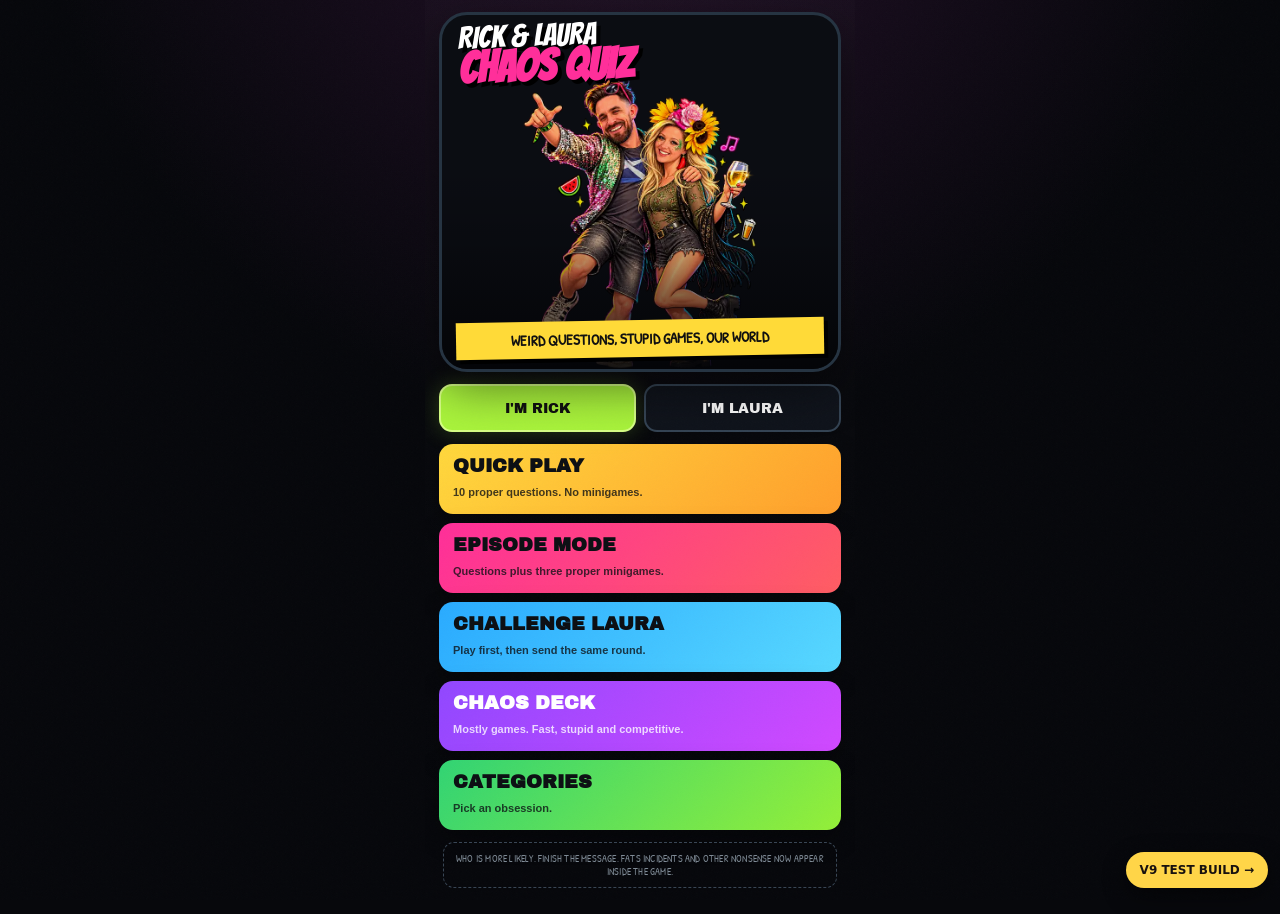
<file: index-v8-backup.html>
<!doctype html>
<html lang="en">
<head>
<meta charset="utf-8"/>
<meta name="viewport" content="width=device-width,initial-scale=1,viewport-fit=cover"/>
<meta name="theme-color" content="#07080c"/>
<meta name="apple-mobile-web-app-capable" content="yes"/>
<meta name="apple-mobile-web-app-status-bar-style" content="black-translucent"/>
<title>Rick & Laura Chaos Quiz</title>
<link rel="stylesheet" href="styles-v8.css?v=8.0"/>
</head>
<body>
<div id="app"></div>
<script src="v5-assets.js?v=8.0"></script>
<script src="v5-bank.js?v=8.0"></script>
<script src="v7-assets.js?v=8.0"></script>
<script src="v7-curated.js?v=8.0"></script>
<script src="v8-curated.js?v=8.0"></script>
<script src="app-v8.js?v=8.0"></script>

<a href="materialise-v9.html" style="position:fixed;z-index:9999;right:12px;bottom:calc(12px + env(safe-area-inset-bottom));padding:12px 14px;border-radius:999px;background:#ffd548;color:#17110f;text-decoration:none;font:900 12px/1 system-ui,-apple-system,Segoe UI,sans-serif;box-shadow:0 8px 24px rgba(0,0,0,.45)">V9 TEST BUILD →</a>
</body>
</html>
</file>
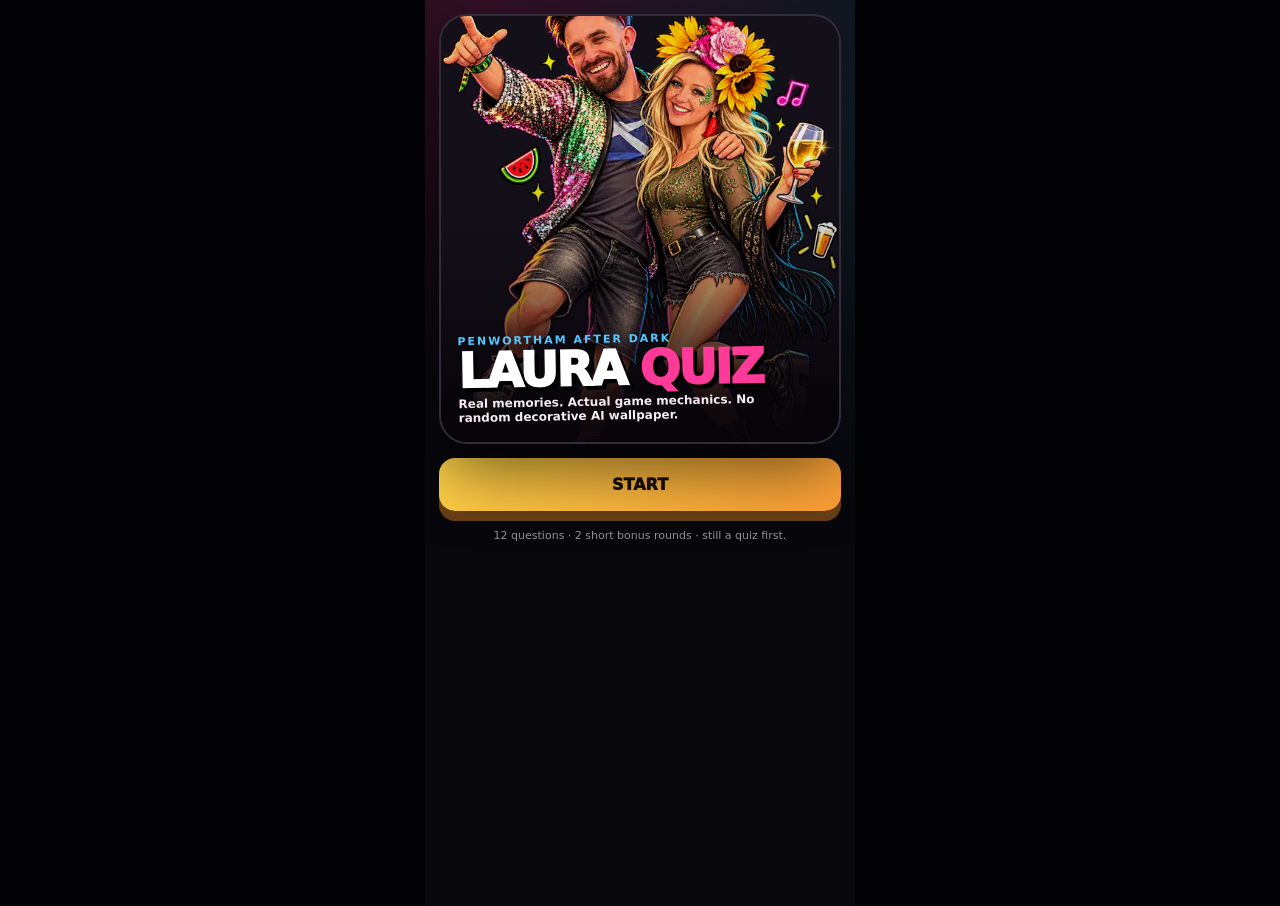
<file: index-v9-pre-v10.html>
<!doctype html>
<html lang="en">
<head>
<meta charset="utf-8">
<meta name="viewport" content="width=device-width,initial-scale=1,viewport-fit=cover">
<meta name="theme-color" content="#09080d">
<title>Penwortham After Dark — Rick & Laura</title>
<script src="v5-assets.js"></script>
<script src="v7-assets.js"></script>
<script src="v8-curated.js"></script>
<style>
:root{
 --bg:#08070c;--panel:#121017;--paper:#f7e9c5;--ink:#17110f;--pink:#ff3a98;--blue:#54c7ff;
 --yellow:#ffd548;--green:#50dc7d;--purple:#9b5cff;--cream:#fff4db;--line:#342b3b;
}
*{box-sizing:border-box}html,body{margin:0;min-height:100%;background:#030205;color:white;font-family:Inter,system-ui,-apple-system,Segoe UI,Arial,sans-serif}
button,input{font:inherit}.app{width:min(100%,430px);min-height:100dvh;margin:auto;position:relative;overflow:hidden;background:
radial-gradient(circle at 15% 0,rgba(255,58,152,.18),transparent 24rem),
radial-gradient(circle at 95% 15%,rgba(84,199,255,.13),transparent 23rem),#08070c;
padding:max(14px,env(safe-area-inset-top)) 14px max(22px,env(safe-area-inset-bottom))}
.screen{display:none;min-height:calc(100dvh - 30px)}.screen.on{display:flex;flex-direction:column}
.hero{position:relative;height:430px;border-radius:28px;overflow:hidden;border:2px solid #332c3a;background:#15111b;box-shadow:0 24px 70px #0009}
.hero img{position:absolute;width:100%;height:100%;object-fit:cover;filter:saturate(1.07) contrast(1.03)}
.hero:after{content:"";position:absolute;inset:0;background:linear-gradient(180deg,rgba(0,0,0,.06) 30%,rgba(7,4,9,.2) 55%,rgba(7,4,9,.96) 92%)}
.brand{position:absolute;z-index:2;left:17px;right:17px;bottom:20px;transform:rotate(-1deg)}
.brand .small{font-weight:900;letter-spacing:.18em;font-size:11px;color:var(--blue)}
.brand h1{margin:4px 0 6px;font-size:48px;line-height:.82;letter-spacing:-.05em;text-transform:uppercase;font-weight:1000;text-shadow:4px 4px 0 #000}
.brand h1 span{color:var(--pink)}.brand p{margin:0;max-width:310px;font-weight:800;font-size:12px;color:#f7eaf2}
.primary{margin-top:14px;border:0;border-radius:16px;padding:17px 18px;background:linear-gradient(135deg,var(--yellow),#ff9f36);font-weight:1000;text-transform:uppercase;box-shadow:0 10px 0 #6a4015;color:#1a1005}
.note{text-align:center;color:#978d9d;font-size:11px;margin:18px 8px 0}
.top{display:grid;grid-template-columns:auto 1fr auto;align-items:center;gap:10px;margin-bottom:12px}
.pill{border:1px solid #3b3142;background:#141119;border-radius:999px;padding:8px 10px;font-size:11px;font-weight:900}
.score{font-weight:1000;text-align:right}.progress{height:7px;background:#201a24;border-radius:99px;overflow:hidden;margin-bottom:13px}.progress i{display:block;height:100%;background:linear-gradient(90deg,var(--pink),var(--blue));width:0;transition:.3s}
.scene{height:190px;border:2px solid #30283a;border-radius:22px;overflow:hidden;background:#15121a;box-shadow:0 17px 40px #0006}
.scene img{width:100%;height:100%;object-fit:cover;display:block}.paper{position:relative;background:var(--paper);color:var(--ink);border-radius:10px;padding:19px 17px 20px;margin:13px 4px 17px;box-shadow:6px 7px 0 #6d4e28,0 16px 35px #0007;transform:rotate(-.3deg)}
.paper:before{content:"";position:absolute;top:-8px;left:26px;width:54px;height:16px;background:#d9c38b;opacity:.9;transform:rotate(-6deg)}
.cat{font-size:13px;font-weight:1000;color:#c81e73;text-transform:uppercase;letter-spacing:.06em}.paper h2{font-size:22px;line-height:1.15;margin:7px 0 0;letter-spacing:-.02em}
.answers{display:grid;grid-template-columns:1fr 1fr;gap:9px}.answer{min-height:78px;border:2px solid #332b3b;border-radius:15px;background:#15111a;color:white;padding:11px;text-align:left;font-weight:850;line-height:1.18;box-shadow:0 8px 18px #0005}
.answer:active{transform:translateY(2px)}.answer.good{background:#123520;border-color:#58e88d}.answer.bad{background:#3d151f;border-color:#ff5e79}.feedback{display:none;margin-top:12px;border-radius:15px;padding:13px 14px;background:#14121a;border:2px solid #3c3342}.feedback.on{display:block}.feedback strong{font-size:22px;display:block}.feedback p{margin:5px 0 0;color:#d9d1dc;font-size:12px;line-height:1.4}
.next{display:none;margin-top:10px;border:0;border-radius:14px;padding:15px;background:var(--pink);color:#240012;font-weight:1000}.next.on{display:block}
.miniHead{text-align:center;margin:5px 0 12px}.miniHead .eyebrow{font-size:11px;color:var(--blue);font-weight:1000;letter-spacing:.13em}.miniHead h2{font-size:40px;line-height:.9;margin:5px 0 6px;text-transform:uppercase}.miniHead p{margin:0 auto;max-width:330px;font-size:12px;color:#c9bfcc}
.pub{position:relative;flex:1;min-height:610px;border:2px solid #302839;border-radius:24px;overflow:hidden;background:
linear-gradient(180deg,rgba(42,22,17,.2),rgba(6,5,8,.9)),radial-gradient(circle at 50% 15%,#754a24,#1a1011 48%,#08070b 80%);box-shadow:0 22px 60px #0009}
.pubArt{position:absolute;inset:0;width:100%;height:100%;object-fit:cover;opacity:.26;filter:blur(.5px) saturate(.8)}
.tapRig{position:absolute;left:20px;right:20px;top:25px;height:90px}.tapBody{position:absolute;left:calc(50% - 56px);top:0;width:112px;height:46px;border-radius:18px 18px 8px 8px;background:linear-gradient(#d7d0bf,#7c766d);box-shadow:inset 0 5px 8px #fff7,0 7px 16px #0006}.nozzle{position:absolute;left:calc(50% - 8px);top:38px;width:16px;height:55px;background:linear-gradient(90deg,#4f4b48,#b8b2aa,#4d4945);border-radius:4px}.stream{position:absolute;left:50%;top:90px;width:8px;height:0;background:linear-gradient(90deg,#f4d455,#fff2a6,#d49b24);transform:translateX(-50%);border-radius:8px;opacity:0;box-shadow:0 0 12px #ffc94caa;transition:width .08s}
.glassWrap{position:absolute;left:50%;top:150px;transform:translateX(-50%);width:190px;height:310px;filter:drop-shadow(0 20px 16px #0009)}.glass{position:absolute;inset:0 14px 0;border:4px solid #ffffffb8;border-top-width:3px;border-radius:18px 18px 35px 35px;overflow:hidden;background:linear-gradient(90deg,#ffffff08,#ffffff20 45%,#ffffff05);clip-path:polygon(3% 0,97% 0,87% 100%,13% 100%)}
.beer{position:absolute;left:0;right:0;bottom:0;height:0;background:linear-gradient(90deg,#d88911,#ffc536 50%,#d8870c);transition:height .08s linear}.beer:before{content:"";position:absolute;left:-20%;top:-8px;width:140%;height:18px;border-radius:50%;background:#ffd14b;animation:wave 1s linear infinite}.foam{position:absolute;left:0;right:0;bottom:0;height:0;background:linear-gradient(#fffef5,#f2e7c0);transition:height .12s;box-shadow:0 -4px 10px #fff8}
@keyframes wave{50%{transform:translateX(7px) scaleY(.7)}}.bubbles{position:absolute;inset:0;pointer-events:none;background-image:radial-gradient(circle,#fff9 0 1px,transparent 1.7px);background-size:17px 23px;opacity:.23;animation:rise 2s linear infinite}@keyframes rise{to{background-position:0 -46px}}
.target{position:absolute;z-index:5;left:10px;right:10px;top:7%;height:9%;border-top:3px dashed #84ff93;border-bottom:3px dashed #84ff93;background:rgba(80,220,125,.08);opacity:1}.targetLabel{position:absolute;z-index:7;right:18px;top:4px;background:#0c1b10;border:1px solid #74e68a;border-radius:9px;padding:5px 7px;font-size:9px;font-weight:1000}
.timer{position:absolute;top:14px;right:14px;border-radius:99px;background:#0b0910dd;border:2px solid white;padding:8px 11px;font-weight:1000;font-size:13px}.hud{position:absolute;left:16px;right:16px;bottom:16px;padding:13px;border-radius:18px;background:#0c0a10ea;border:1px solid #403547}
.meters{display:grid;grid-template-columns:1fr 1fr;gap:9px;margin-bottom:10px}.meter label{display:flex;justify-content:space-between;font-size:9px;font-weight:900;color:#bfb5c2}.bar{margin-top:4px;height:9px;border-radius:99px;background:#251f29;overflow:hidden}.bar i{height:100%;display:block;width:0;background:linear-gradient(90deg,var(--yellow),#ff9a2c)}
.pressureRow{display:grid;grid-template-columns:1fr 128px;gap:10px;align-items:center}.pressureRow.single{grid-template-columns:1fr 138px}.pourInstruction{font-size:9px;line-height:1.25;font-weight:1000;color:#e8dfea;letter-spacing:.03em}.hold{height:52px;border:0;border-radius:14px;background:var(--pink);font-weight:1000;color:#250012;box-shadow:0 6px 0 #8b1357;touch-action:none}.hold.down{transform:translateY(4px);box-shadow:0 2px 0 #8b1357}.miniResult{position:absolute;inset:0;background:#07060bdc;backdrop-filter:blur(5px);display:none;align-items:center;justify-content:center;padding:24px;z-index:20}.miniResult.on{display:flex}.resultCard{width:100%;border-radius:24px;background:#15121b;border:2px solid #413548;padding:24px;text-align:center;box-shadow:0 22px 70px #000}.resultCard .big{font-size:54px;font-weight:1000;color:var(--yellow);line-height:1}.resultCard h3{font-size:27px;margin:4px 0}.resultCard p{font-size:12px;color:#cbbfce;line-height:1.4}.resultCard button{width:100%;border:0;border-radius:14px;padding:15px;background:var(--green);font-weight:1000}
.end{align-items:center;justify-content:center;text-align:center}.endCard{width:100%;background:#15121a;border:2px solid #392e40;border-radius:25px;padding:27px 20px}.end img{width:190px;height:190px;object-fit:cover;border-radius:50%;border:5px solid var(--pink)}.end h2{font-size:38px;line-height:.95;margin:17px 0 7px}.end .finalScore{font-size:64px;font-weight:1000;color:var(--yellow)}

/* Mobile game layout: portrait works, landscape is the intended full game view. */
@media (orientation:landscape) and (max-height:600px){
  html,body{height:100%;overflow:hidden}
  .app{
    width:100%;
    max-width:1180px;
    height:100dvh;
    min-height:0;
    padding:max(8px,env(safe-area-inset-top)) max(12px,env(safe-area-inset-right)) max(8px,env(safe-area-inset-bottom)) max(12px,env(safe-area-inset-left));
    overflow:hidden;
  }
  .screen{min-height:0;height:100%}
  #home.on{
    display:grid;
    grid-template-columns:minmax(0,1.65fr) minmax(250px,.75fr);
    grid-template-rows:1fr auto auto;
    gap:10px 14px;
    align-items:end;
  }
  #home .hero{grid-column:1;grid-row:1/4;height:100%;min-height:0}
  #home .hero img{object-fit:contain;background:#100d13}
  #home .primary{grid-column:2;grid-row:2;margin:0}
  #home .note{grid-column:2;grid-row:3;margin:4px 6px 2px}

  #quiz.on{
    display:grid;
    grid-template-columns:minmax(0,1.12fr) minmax(330px,.88fr);
    grid-template-rows:auto 7px auto 1fr auto auto;
    gap:7px 14px;
    align-content:stretch;
  }
  #quiz .top{grid-column:1/-1;grid-row:1;margin:0}
  #quiz .progress{grid-column:1/-1;grid-row:2;margin:0}
  #quiz .scene{
    grid-column:1;grid-row:3/7;
    height:auto;min-height:0;border-radius:18px;
    display:flex;align-items:center;justify-content:center;
  }
  #quiz .scene img{object-fit:contain;background:#100d13}
  #quiz .paper{grid-column:2;grid-row:3;margin:0;padding:13px 14px 14px}
  #quiz .paper h2{font-size:clamp(17px,3.2vh,22px)}
  #quiz .cat{font-size:10px}
  #quiz .answers{grid-column:2;grid-row:4;gap:7px;align-content:start}
  #quiz .answer{min-height:48px;padding:8px 9px;font-size:12px}
  #quiz .feedback{grid-column:2;grid-row:5;margin:0;padding:9px 11px}
  #quiz .feedback strong{font-size:17px}
  #quiz .feedback p{font-size:10px;margin-top:3px}
  #quiz .next{grid-column:2;grid-row:6;margin:0;padding:10px}

  #mini.on{
    display:grid;
    grid-template-columns:minmax(190px,.42fr) minmax(0,1.58fr);
    gap:12px;
    align-items:stretch;
  }
  #mini .miniHead{
    margin:0;padding:14px 10px;
    display:flex;flex-direction:column;justify-content:center;text-align:left;
  }
  #mini .miniHead h2{font-size:clamp(28px,8vh,42px)}
  #mini .miniHead p{margin:0;max-width:none}
  #mini .pub{min-height:0;height:100%;border-radius:18px}
  #mini .pubArt{object-fit:contain;background:#100d13;opacity:.34}
  #mini .tapRig{top:10px;transform:scale(.78);transform-origin:top center}
  #mini .glassWrap{top:84px;width:132px;height:218px}
  #mini .hud{left:12px;right:12px;bottom:10px;padding:9px}
  #mini .hold{height:42px}
  #mini .timer{top:10px;right:10px;padding:6px 9px}
  #mini .targetLabel{right:8px;bottom:52px}
  #mini .miniResult{padding:14px}
  #mini .resultCard{max-width:520px;padding:16px}
  #mini .resultCard .big{font-size:42px}

  #end.on{padding:8px}
  #end .endCard{
    max-width:760px;margin:auto;
    display:grid;
    grid-template-columns:150px 1fr;
    grid-template-rows:auto auto auto auto;
    column-gap:22px;
    align-items:center;text-align:left;padding:18px 22px;
  }
  #end img{grid-column:1;grid-row:1/5;width:140px;height:140px;margin:auto}
  #end .small,#end h2,#end .finalScore,#end .note,#end .primary{grid-column:2}
  #end h2{font-size:30px;margin:5px 0}
  #end .finalScore{font-size:48px}
  #end .note{text-align:left;margin:2px 0 4px}
  #end .primary{margin-top:6px}
}
@media (orientation:portrait){
  .hero img,.scene img{object-fit:contain;background:#100d13}
}
.stream{
  background:linear-gradient(90deg,rgba(255,255,255,.16),#f4c334 18%,#ffe98a 48%,#d58b12 80%,rgba(255,255,255,.12));
  box-shadow:0 0 10px #ffc94c88,0 0 22px #ffc94c55;
  animation:pourWobble .18s ease-in-out infinite alternate;
  transform-origin:top center;
}
@keyframes pourWobble{
  from{transform:translateX(-50%) skewX(-1.4deg) scaleX(.88)}
  to{transform:translateX(-50%) skewX(1.4deg) scaleX(1.08)}
}


/* M6 survival microgame */
.roadGame{position:relative;flex:1;min-height:610px;border:2px solid #302839;border-radius:24px;overflow:hidden;background:#101116;box-shadow:0 22px 60px #0009}.roadArt{position:absolute;inset:0;width:100%;height:100%;object-fit:cover;opacity:.18;filter:saturate(.75) contrast(1.15)}.roadSurface{position:absolute;inset:0;background:linear-gradient(90deg,transparent 32.7%,rgba(255,255,255,.25) 32.9%,rgba(255,255,255,.25) 33.4%,transparent 33.6%,transparent 66%,rgba(255,255,255,.25) 66.2%,rgba(255,255,255,.25) 66.7%,transparent 66.9%),repeating-linear-gradient(180deg,#202228 0 38px,#181a1f 38px 76px)}.roadSurface:after{content:"";position:absolute;inset:0;background:linear-gradient(90deg,#08090c 0 8%,transparent 8% 92%,#08090c 92% 100%);box-shadow:inset 0 0 55px #000}.m6Hud{position:absolute;z-index:6;left:12px;right:12px;top:10px;display:flex;justify-content:space-between;gap:8px;pointer-events:none}.m6Badge{background:#08090ddc;border:1px solid #6d6472;border-radius:999px;padding:7px 10px;font-size:11px;font-weight:1000}.m6Car,.trafficCar{position:absolute;z-index:4;left:50%;transform:translateX(-50%);border-radius:14px 14px 10px 10px;border:2px solid #ffffff9c;box-shadow:0 8px 20px #0009}.m6Car{bottom:82px;width:54px;height:78px;background:linear-gradient(180deg,#ff3a98 0 62%,#94145a 62% 100%);transition:left .12s cubic-bezier(.2,.8,.2,1)}.m6Car:before,.trafficCar:before{content:"";position:absolute;left:8px;right:8px;top:9px;height:22px;border-radius:8px 8px 4px 4px;background:linear-gradient(#bfe7ff,#39546a)}.m6Car:after,.trafficCar:after{content:"";position:absolute;left:7px;right:7px;bottom:8px;height:9px;border-radius:99px;background:#141414;box-shadow:0 -33px 0 #141414}.trafficCar{top:-90px;width:50px;height:72px;background:linear-gradient(180deg,#ffd548 0 62%,#9d7611 62% 100%)}.m6Controls{position:absolute;z-index:8;left:12px;right:12px;bottom:12px;display:grid;grid-template-columns:1fr 1fr;gap:10px}.m6Controls button{height:54px;border:0;border-radius:15px;background:#111017e8;color:#fff;border:2px solid #6e6475;font-weight:1000;letter-spacing:.08em;touch-action:manipulation}.m6Controls button:active{transform:translateY(2px);background:#241a29}.roadGame.crash{animation:roadCrash .22s linear 1}@keyframes roadCrash{25%{transform:translateX(-7px)}50%{transform:translateX(7px)}75%{transform:translateX(-4px)}}
@media (orientation:landscape) and (max-height:600px){#m6game.on{display:grid;grid-template-columns:minmax(190px,.42fr) minmax(0,1.58fr);gap:12px;align-items:stretch}#m6game .miniHead{margin:0;padding:14px 10px;display:flex;flex-direction:column;justify-content:center;text-align:left}#m6game .miniHead h2{font-size:clamp(28px,8vh,42px)}#m6game .miniHead p{margin:0;max-width:none}#m6game .roadGame{min-height:0;height:100%;border-radius:18px}#m6game .m6Car{bottom:64px;width:44px;height:62px}#m6game .trafficCar{width:42px;height:58px}#m6game .m6Controls{bottom:8px}#m6game .m6Controls button{height:42px}}


/* TWATTING ABOUT — one tactile, transcript-backed bonus round. */
.twatStage{position:relative;flex:1;min-height:610px;border:2px solid #332a3b;border-radius:24px;overflow:hidden;background:
 radial-gradient(circle at 18% 18%,rgba(255,213,72,.12),transparent 18rem),
 linear-gradient(180deg,#2c2030 0 55%,#18131c 55% 100%);box-shadow:0 22px 60px #0009;touch-action:none;user-select:none}
.twatStage:before{content:"";position:absolute;left:0;right:0;top:54%;height:10px;background:#624830;box-shadow:0 6px 0 #2b1d17,0 -160px 0 -5px rgba(255,255,255,.025)}
.twatStage:after{content:"";position:absolute;left:18px;right:18px;top:88px;height:150px;border-radius:18px;background:
 linear-gradient(90deg,rgba(255,255,255,.04),transparent 24%,rgba(255,255,255,.035) 24% 26%,transparent 26% 72%,rgba(255,255,255,.035) 72% 74%,transparent),
 linear-gradient(#17121b,#100d13);border:1px solid #4a3a50;box-shadow:inset 0 0 30px #0009}
.twatHud{position:absolute;z-index:12;left:12px;right:12px;top:10px;display:flex;justify-content:space-between;gap:10px;pointer-events:none}
.twatBadge{background:#08090ddd;border:1px solid #76677c;border-radius:999px;padding:7px 10px;font-size:10px;font-weight:1000;letter-spacing:.06em;box-shadow:0 6px 16px #0008}
.twatBag{position:absolute;z-index:7;left:50%;bottom:18px;width:145px;height:105px;transform:translateX(-50%);border-radius:18px 18px 28px 28px;background:linear-gradient(145deg,#d4a15b,#9c6932);border:3px solid #efd09a;box-shadow:inset 0 -15px 25px #6a401c88,0 18px 28px #0009;display:grid;place-items:center;text-align:center;color:#241305;font-size:12px;font-weight:1000;letter-spacing:.08em}
.twatBag:before,.twatBag:after{content:"";position:absolute;top:-28px;width:48px;height:42px;border:7px solid #d7a965;border-bottom:0;border-radius:28px 28px 0 0}
.twatBag:before{left:18px}.twatBag:after{right:18px}.twatBag.hot{animation:bagPulse .22s ease 1}
@keyframes bagPulse{50%{transform:translateX(-50%) scale(1.07)}}
.twatItem{position:absolute;z-index:9;width:76px;height:76px;border:0;background:transparent;padding:0;filter:drop-shadow(0 8px 8px #0008);touch-action:none;cursor:grab;transition:filter .15s}
.twatItem svg{width:100%;height:100%;overflow:visible}.twatItem.dragging{z-index:30;cursor:grabbing;filter:drop-shadow(0 15px 14px #000b) brightness(1.08)}.twatItem.packed{pointer-events:none;transition:left .28s cubic-bezier(.2,.9,.25,1.2),top .28s cubic-bezier(.2,.9,.25,1.2),transform .28s,opacity .28s;opacity:0;transform:scale(.35) rotate(25deg)!important}.twatItem.wrong{animation:wrongWobble .28s linear 1}@keyframes wrongWobble{25%{transform:translateX(-8px) rotate(-7deg)}50%{transform:translateX(7px) rotate(6deg)}75%{transform:translateX(-4px) rotate(-3deg)}}
.twatFlash{position:absolute;z-index:40;inset:0;background:rgba(6,5,8,.94);display:flex;flex-direction:column;align-items:center;justify-content:center;padding:28px;text-align:center;transition:opacity .25s}.twatFlash.hide{opacity:0;pointer-events:none}.twatFlash .remember{font-size:10px;font-weight:1000;letter-spacing:.16em;color:var(--blue);margin-bottom:12px}.chatBubble{position:relative;width:min(100%,330px);padding:18px 18px 16px;border-radius:18px 18px 6px 18px;background:#d9fdd3;color:#152214;text-align:left;box-shadow:0 16px 40px #0008;font-weight:750;line-height:1.5}.chatBubble b{font-weight:1000}.chatBubble small{display:block;margin-top:10px;color:#537052;font-weight:800}
.twatToast{position:absolute;z-index:35;left:50%;top:58px;transform:translateX(-50%) translateY(-10px);opacity:0;pointer-events:none;background:#120d15ee;border:1px solid #685b70;border-radius:999px;padding:8px 12px;font-size:10px;font-weight:1000;white-space:nowrap;transition:.18s}.twatToast.on{opacity:1;transform:translateX(-50%) translateY(0)}
.twatRoomLabel{position:absolute;z-index:4;left:18px;top:250px;color:#756b7a;font-size:9px;font-weight:1000;letter-spacing:.12em}
@media (orientation:landscape) and (max-height:600px){
 #twatgame.on{display:grid;grid-template-columns:minmax(190px,.42fr) minmax(0,1.58fr);gap:12px;align-items:stretch}
 #twatgame .miniHead{margin:0;padding:14px 10px;display:flex;flex-direction:column;justify-content:center;text-align:left}
 #twatgame .miniHead h2{font-size:clamp(28px,8vh,42px)}
 #twatgame .miniHead p{margin:0;max-width:none}
 #twatgame .twatStage{min-height:0;height:100%;border-radius:18px}
 #twatgame .twatItem{width:62px;height:62px}
 #twatgame .twatBag{width:120px;height:82px;bottom:10px}
}

</style>
</head>
<body>
<div class="app">
<section id="home" class="screen on">
 <div class="hero"><img id="heroImg"><div class="brand"><div class="small">PENWORTHAM AFTER DARK</div><h1>LAURA <span>QUIZ</span></h1><p>Real memories. Actual game mechanics. No random decorative AI wallpaper.</p></div></div>
 <button class="primary" id="startBtn">Start</button>
 <div class="note">12 questions · 2 short bonus rounds · still a quiz first.</div>
</section>

<section id="quiz" class="screen">
 <div class="top"><span class="pill" id="qCount">1 / 5</span><div></div><span class="score" id="score">0</span></div>
 <div class="progress"><i id="progress"></i></div>
 <div class="scene"><img id="sceneImg"></div>
 <div class="paper"><div class="cat" id="cat"></div><h2 id="question"></h2></div>
 <div class="answers" id="answers"></div>
 <div class="feedback" id="feedback"><strong id="feedbackTitle"></strong><p id="feedbackText"></p></div>
 <button class="next" id="nextBtn">Next</button>
</section>

<section id="mini" class="screen">
 <div class="miniHead"><div class="eyebrow">TAP O'CLOCK</div><h2>Stop The Pour</h2><p>Hold POUR to fill the pint. Release when the beer reaches the green line. That's it.</p></div>
 <div class="pub">
  <img class="pubArt" id="pubArt">
  <div class="timer" id="timer">10.0</div>
  <div class="tapRig"><div class="tapBody"></div><div class="nozzle"></div><div class="stream" id="stream"></div></div>
  <div class="glassWrap">
   <div class="glass"><div class="target"></div><div class="beer" id="beer"><div class="bubbles"></div></div><div class="foam" id="foam"></div></div>
   <div class="targetLabel">RELEASE HERE</div>
  </div>
  <div class="hud">
   <div class="meters">
    <div class="meter"><label><span>BEER</span><span id="beerPct">0%</span></label><div class="bar"><i id="beerBar"></i></div></div>
    <div class="meter"><label><span>FOAM</span><span id="foamPct">0%</span></label><div class="bar"><i id="foamBar"></i></div></div>
   </div>
   <div class="pressureRow single"><div class="pourInstruction">HOLD → WATCH THE LEVEL → RELEASE IN GREEN</div><button class="hold" id="holdBtn">HOLD TO POUR</button></div>
  </div>
  <div class="miniResult" id="miniResult"><div class="resultCard"><div class="big" id="miniScore">0</div><h3 id="miniTitle">Result</h3><p id="miniText"></p><button id="miniContinue">Back to the quiz</button></div></div>
 </div>
</section>



<section id="twatgame" class="screen">
 <div class="miniHead">
  <div class="eyebrow">BONUS MEMORY ROUND</div>
  <h2>Twatting About</h2>
  <p>Actual 3 September WhatsApp list. Memorise it, then drag the four real items into the tote. No word-buttons pretending to be a game.</p>
 </div>
 <div class="twatStage" id="twatStage">
  <div class="twatHud"><div class="twatBadge"><span id="twatTime">15.0</span> MINNIE'S</div><div class="twatBadge" id="twatCount">0 / 4 PACKED</div></div>
  <div class="twatRoomLabel">THE TWATTY ERRAND ZONE</div>
  <div class="twatFlash" id="twatFlash">
   <div class="remember">WHATSAPP FLASHBACK — REMEMBER THIS</div>
   <div class="chatBubble"><b>We will need bags baybeh</b><br><br>Marigolds<br>Toilet roll<br>Wooden garden brush<br>… and a clean cup for water for my hydration batty clart needs<small>3 September 2026</small></div>
  </div>
  <div class="twatBag" id="twatBag">TWATTY<br>SHIT</div>
  <div class="twatToast" id="twatToast"></div>
  <div class="miniResult" id="twatResult"><div class="resultCard"><div class="big" id="twatScore">0</div><h3 id="twatTitle">Result</h3><p id="twatText"></p><button id="twatContinue">Back to the quiz</button></div></div>
 </div>
</section>

<section id="m6game" class="screen"><div class="miniHead"><div class="eyebrow">M6 AFTER MIDNIGHT</div><h2>Get Home</h2><p>Ten seconds. Three lanes. The traffic gets faster. Try not to let the M6 become the third person in the relationship.</p></div><div class="roadGame" id="m6Road"><img class="roadArt" id="m6Art"><div class="roadSurface"></div><div class="m6Hud"><div class="m6Badge" id="m6Time">10.0</div><div class="m6Badge" id="m6Hits">0 HITS</div></div><div class="m6Car" id="m6Car"></div><div class="m6Controls"><button id="m6Left">LEFT</button><button id="m6Right">RIGHT</button></div><div class="miniResult" id="m6Result"><div class="resultCard"><div class="big" id="m6Score">0</div><h3 id="m6Title">Result</h3><p id="m6Text"></p><button id="m6Continue">Back to the quiz</button></div></div></div></section>
<section id="end" class="screen end">
 <div class="endCard"><img id="endImg"><div class="small">ROUND COMPLETE</div><h2>You survived Penwortham.</h2><div class="finalScore" id="finalScore">0</div><p class="note">The quiz stays the main event. Bonus rounds just interrupt the dignity.</p><button class="primary" id="again">Play again</button></div>
</section>
</div>
<script>
const A=window.V5_ASSETS||{}, B=window.V7_ASSETS||{}, BANK=window.V8_CURATED||[];
const fallback=A.couple_art||B.home_art||A.laura||A.dad||"";
const chosenIds=["v8u01","v8u03","v8u06","v8u08","v8u10","v8m01","v8m06","v8t01","v8t03","v8t06","v8f01","v8r01"];
const questions=chosenIds.map(id=>BANK.find(q=>q.id===id)).filter(Boolean);
let qi=0, score=0, locked=false, miniDone=false, m6Done=false, twatDone=false;
const $=id=>document.getElementById(id);
$("heroImg").src=A.couple_art||B.home_art||fallback;
$("endImg").src=A.couple_art||fallback;
$("pubArt").src=A.dad||A.denise||B.cat_food||fallback;
function show(id){document.querySelectorAll(".screen").forEach(x=>x.classList.remove("on"));$(id).classList.add("on")}
function artFor(q){
 if(q.scene==="fats") return A.fats_solo||A.fats||B.cat_fats||fallback;
 if(q.scene==="tap") return A.dad||A.denise||B.cat_food||fallback;
 if(q.scene==="festival"||q.scene==="m6") return B.cat_travel||A.couple_fest||fallback;
 if(q.cat==="MUSIC") return B.cat_music||A.couple_art||fallback;
 if(q.cat==="FOOD + DRINK") return B.cat_food||A.couple_art||fallback;
 if(q.cat==="TRAVEL") return B.cat_travel||A.couple_fest||fallback;
 if(q.cat==="WEIRD SHIT") return B.cat_random||B.cat_animals||fallback;
 if(q.cat==="HISTORY") return B.cat_history||B.cat_random||fallback;
 if(q.cat==="ANIMALS") return B.cat_animals||fallback;
 return B.q_us_scene||A.couple_art||A.couple_real||fallback;
}
function renderQuestion(){
 const q=questions[qi]; locked=false;
 $("qCount").textContent=(qi+1)+" / "+questions.length;
 $("score").textContent=score;
 $("progress").style.width=((qi/questions.length)*100)+"%";
 $("sceneImg").src=artFor(q);
 $("cat").textContent=q.cat;
 $("question").textContent=q.q;
 $("feedback").classList.remove("on"); $("nextBtn").classList.remove("on");
 const box=$("answers"); box.innerHTML="";
 const choices=q.o.map((label,i)=>({label,correct:i===q.a})).sort(()=>Math.random()-.5);
 choices.forEach(choice=>{
   const b=document.createElement("button"); b.className="answer"; b.textContent=choice.label;
   b.dataset.correct=choice.correct?"1":"0";
   b.onclick=()=>answer(b,q); box.appendChild(b);
 });
}
function answer(button,q){
 if(locked)return; locked=true;
 const ok=button.dataset.correct==="1";
 [...$("answers").children].forEach(b=>{
   if(b.dataset.correct==="1") b.classList.add("good");
   else if(b===button&&!ok) b.classList.add("bad");
 });
 if(ok) score+=1000;
 $("score").textContent=score;
 $("feedbackTitle").textContent=ok?"YES.":"ABSOLUTELY NOT.";
 $("feedbackText").textContent=q.r;
 $("feedback").classList.add("on"); $("nextBtn").classList.add("on");
}
$("nextBtn").onclick=()=>{
 if(qi===2&&!miniDone){show("mini");startPour();return}
 if(qi===6&&!twatDone){show("twatgame");startTwat();return}
 qi++; if(qi>=questions.length){finish();return} renderQuestion();
};
$("startBtn").onclick=()=>{qi=0;score=0;miniDone=false;m6Done=false;twatDone=false;show("quiz");renderQuestion()};
$("again").onclick=()=>show("home");
function finish(){ $("finalScore").textContent=score.toLocaleString(); show("end") }

let pouring=false, running=false, beer=0, foam=0, left=0, last=0, raf=0, pourStarted=false;
function startPour(){
 beer=0;foam=0;pouring=false;running=true;pourStarted=false;last=performance.now();
 $("miniResult").classList.remove("on");
 $("timer").textContent="READY";
 $("holdBtn").textContent="HOLD TO POUR";
 updatePourUI();
 raf=requestAnimationFrame(tick);
}
function tick(t){
 if(!running)return;
 const dt=Math.min(.05,(t-last)/1000); last=t;
 if(pouring){
   beer=Math.min(1.03,beer+dt*.235);
   foam=Math.max(0,(beer-.885)*.55);
 }
 updatePourUI();
 if(beer>=1.01){ endPour(true); return; }
 raf=requestAnimationFrame(tick);
}
function updatePourUI(){
 $("beer").style.height=(Math.min(1,beer)*100)+"%";
 $("foam").style.bottom=(Math.min(1,beer)*100)+"%";
 $("foam").style.height=(Math.min(.09,foam)*100)+"%";
 $("beerPct").textContent=Math.round(Math.min(1,beer)*100)+"%";
 $("foamPct").textContent=Math.round(Math.min(.09,foam)*100)+"%";
 $("beerBar").style.width=(Math.min(1,beer)*100)+"%";
 $("foamBar").style.width=Math.min(100,foam*1000)+"%";
 $("stream").style.opacity=pouring?1:0;
 $("stream").style.height=pouring?"165px":"0";
 $("stream").style.width="8px";
}
function beginPour(ev){
 if(ev)ev.preventDefault();
 if(!running||pourStarted)return;
 pourStarted=true; pouring=true;
 $("timer").textContent="POURING";
 $("holdBtn").textContent="RELEASE AT THE LINE";
 $("holdBtn").classList.add("down");
}
function releasePour(ev){
 if(ev)ev.preventDefault();
 if(!running||!pourStarted||!pouring)return;
 pouring=false; $("holdBtn").classList.remove("down");
 endPour(false);
}
$("holdBtn").addEventListener("pointerdown",beginPour);
$("holdBtn").addEventListener("pointerup",releasePour);
$("holdBtn").addEventListener("pointercancel",releasePour);
$("holdBtn").addEventListener("pointerleave",e=>{if(pouring)releasePour(e)});
function endPour(spilled=false){
 if(!running)return;
 running=false; pouring=false; cancelAnimationFrame(raf); updatePourUI();
 const target=.91;
 const err=Math.abs(beer-target);
 let pts=Math.max(0,Math.round(1500-err*6500));
 if(beer<.68)pts=Math.min(pts,250);
 if(spilled||beer>=1)pts=Math.min(pts,150);
 score+=pts; miniDone=true;
 $("miniScore").textContent=pts.toLocaleString();
 $("miniTitle").textContent=spilled?"OVER THE TOP":pts>=1250?"BANG ON":pts>=750?"CLOSE ENOUGH":beer<target?"SHORT PINT":"BIT GENEROUS";
 $("miniText").textContent="You served "+Math.round(Math.min(1.05,beer)*100)+"%. The green band is the only target: hold to pour, release when the surface reaches it.";
 $("miniResult").classList.add("on");
}

$("miniContinue").onclick=()=>{qi++;show("quiz");renderQuestion()};

/* TWATTING ABOUT
   Source: 3 Sep 2026 WhatsApp list:
   Marigolds / toilet roll / wooden garden brush / clean cup.
   Nearby decoys are also real transcript items, but NOT from that list. */
const TWAT_THINGS=[
 {id:"marigolds",label:"Marigolds",ok:true,x:8,y:31,r:-11,svg:`<svg viewBox="0 0 100 100" aria-hidden="true"><path d="M30 78c-8-3-12-12-9-21l8-25c2-5 8-6 11-2l4 8 3-20c1-5 8-5 9 0l1 19 5-18c1-5 8-4 8 1l-1 19 6-14c2-5 9-2 8 3l-6 29c-2 10-8 18-18 22z" fill="#ffd548" stroke="#5d4300" stroke-width="4"/><path d="M21 75l38 4-4 15-39-7z" fill="#54c7ff" stroke="#16364a" stroke-width="4"/></svg>`},
 {id:"roll",label:"Toilet roll",ok:true,x:72,y:29,r:9,svg:`<svg viewBox="0 0 100 100" aria-hidden="true"><ellipse cx="49" cy="34" rx="27" ry="15" fill="#fff" stroke="#bbb" stroke-width="4"/><path d="M22 34v39c0 9 54 9 54 0V34" fill="#f8f7f3" stroke="#bbb" stroke-width="4"/><ellipse cx="49" cy="34" rx="10" ry="6" fill="#bda98c"/><path d="M76 47h12v36H62v-9h14z" fill="#fff" stroke="#bbb" stroke-width="3"/></svg>`},
 {id:"brush",label:"Wooden garden brush",ok:true,x:10,y:58,r:8,svg:`<svg viewBox="0 0 100 100" aria-hidden="true"><rect x="47" y="4" width="9" height="69" rx="4" fill="#b87a3c" stroke="#5a351c" stroke-width="3" transform="rotate(7 51 38)"/><path d="M22 69h61l-7 17H28z" fill="#9b5cff" stroke="#3b1c68" stroke-width="4"/><path d="M29 86v9M39 86v9M50 86v9M61 86v9M72 86v9" stroke="#d5b9ff" stroke-width="4" stroke-linecap="round"/></svg>`},
 {id:"cup",label:"Clean cup",ok:true,x:74,y:56,r:-8,svg:`<svg viewBox="0 0 100 100" aria-hidden="true"><path d="M23 24h50v48c0 14-50 14-50 0z" fill="#54c7ff" stroke="#14394f" stroke-width="4"/><path d="M73 36h12c15 0 15 25 0 25H73" fill="none" stroke="#14394f" stroke-width="6"/><path d="M31 37h34" stroke="#d9f4ff" stroke-width="4" stroke-linecap="round"/></svg>`},
 {id:"milk",label:"Milk",ok:false,x:40,y:31,r:5,svg:`<svg viewBox="0 0 100 100" aria-hidden="true"><path d="M28 25h42l9 13v50H21V38z" fill="#f8f8f2" stroke="#68727b" stroke-width="4"/><path d="M28 25l11-12h25l6 12z" fill="#54c7ff" stroke="#25475b" stroke-width="4"/><path d="M37 50h27v20H37z" fill="#54c7ff"/><path d="M41 60c7-10 13 10 20 0" fill="none" stroke="#fff" stroke-width="3"/></svg>`},
 {id:"bacon",label:"Bacon and eggs",ok:false,x:43,y:56,r:-5,svg:`<svg viewBox="0 0 100 100" aria-hidden="true"><rect x="13" y="24" width="74" height="55" rx="10" fill="#f0c7cf" stroke="#6c3943" stroke-width="4"/><path d="M22 38c14-11 18 11 32 0s18 11 25 0M22 55c14-11 18 11 32 0s18 11 25 0M22 69c14-11 18 11 32 0s18 11 25 0" fill="none" stroke="#d94d68" stroke-width="7" stroke-linecap="round"/></svg>`},
 {id:"rizla",label:"Green Rizla",ok:false,x:25,y:44,r:12,svg:`<svg viewBox="0 0 100 100" aria-hidden="true"><rect x="12" y="28" width="76" height="44" rx="8" fill="#2fbb63" stroke="#0c4d28" stroke-width="4"/><path d="M24 48h52" stroke="#eaffef" stroke-width="7"/><path d="M31 59h38" stroke="#d7ffe0" stroke-width="4"/></svg>`},
 {id:"lucozade",label:"Lucozade",ok:false,x:58,y:43,r:-12,svg:`<svg viewBox="0 0 100 100" aria-hidden="true"><path d="M40 10h20v13l8 10v51c0 9-36 9-36 0V33l8-10z" fill="#ff9f36" stroke="#6b3412" stroke-width="4"/><path d="M39 9h22v10H39z" fill="#30343a"/><path d="M36 48h28v22H36z" fill="#ffd548" stroke="#6b3412" stroke-width="3"/></svg>`}
];
let twatRunning=false,twatLeft=15,twatFound=0,twatWrong=0,twatRaf=0,twatLast=0,twatFlashTimer=0,twatToastTimer=0;
function twatSound(freq=440,dur=.06){
 try{const C=window.AudioContext||window.webkitAudioContext;if(!C)return;const c=twatSound.ctx||(twatSound.ctx=new C());const o=c.createOscillator(),g=c.createGain();o.type="sine";o.frequency.value=freq;g.gain.setValueAtTime(.055,c.currentTime);g.gain.exponentialRampToValueAtTime(.001,c.currentTime+dur);o.connect(g);g.connect(c.destination);o.start();o.stop(c.currentTime+dur)}catch(e){}
}
function twatToast(msg){
 clearTimeout(twatToastTimer);$("twatToast").textContent=msg;$("twatToast").classList.add("on");
 twatToastTimer=setTimeout(()=>$("twatToast").classList.remove("on"),850);
}
function buildTwatItems(){
 $("twatStage").querySelectorAll(".twatItem").forEach(x=>x.remove());
 TWAT_THINGS.forEach(t=>{
   const el=document.createElement("button");
   el.className="twatItem";el.type="button";el.dataset.id=t.id;el.dataset.ok=t.ok?"1":"0";
   el.setAttribute("aria-label",t.label);el.innerHTML=t.svg;
   el.style.left=t.x+"%";el.style.top=t.y+"%";el.style.transform="translate(-50%,-50%) rotate("+t.r+"deg)";
   el.dataset.homeLeft=el.style.left;el.dataset.homeTop=el.style.top;el.dataset.homeTransform=el.style.transform;
   wireTwatDrag(el);$("twatStage").appendChild(el);
 });
}
function wireTwatDrag(el){
 let pointer=null,offX=0,offY=0;
 el.addEventListener("pointerdown",e=>{
   if(!twatRunning)return;e.preventDefault();pointer=e.pointerId;el.setPointerCapture(pointer);
   const r=el.getBoundingClientRect();offX=e.clientX-r.left;offY=e.clientY-r.top;el.classList.add("dragging");
 });
 el.addEventListener("pointermove",e=>{
   if(pointer!==e.pointerId||!twatRunning)return;e.preventDefault();
   const sr=$("twatStage").getBoundingClientRect();
   el.style.left=(e.clientX-sr.left-offX)+"px";el.style.top=(e.clientY-sr.top-offY)+"px";el.style.transform="rotate(0deg)";
 });
 const drop=e=>{
   if(pointer!==e.pointerId)return;pointer=null;el.classList.remove("dragging");
   if(!twatRunning){resetTwatItem(el);return}
   const ir=el.getBoundingClientRect(),br=$("twatBag").getBoundingClientRect();
   const cx=ir.left+ir.width/2,cy=ir.top+ir.height/2;
   const inBag=cx>br.left-8&&cx<br.right+8&&cy>br.top-12&&cy<br.bottom+8;
   if(!inBag){resetTwatItem(el);return}
   if(el.dataset.ok==="1"){
     twatFound++;$("twatCount").textContent=twatFound+" / 4 PACKED";
     $("twatBag").classList.remove("hot");void $("twatBag").offsetWidth;$("twatBag").classList.add("hot");
     twatSound(620,.08);if(navigator.vibrate)navigator.vibrate(18);
     const sr=$("twatStage").getBoundingClientRect();
     el.style.left=(br.left-sr.left+br.width/2-ir.width/2)+"px";
     el.style.top=(br.top-sr.top+br.height/2-ir.height/2)+"px";el.classList.add("packed");
     twatToast(el.getAttribute("aria-label")+" ✓");
     if(twatFound===4)setTimeout(()=>endTwat(true),280);
   }else{
     twatWrong++;twatSound(150,.11);if(navigator.vibrate)navigator.vibrate([20,35,20]);
     el.classList.add("wrong");twatToast("NOPE — not on that list");
     setTimeout(()=>{el.classList.remove("wrong");resetTwatItem(el)},290);
   }
 };
 el.addEventListener("pointerup",drop);el.addEventListener("pointercancel",drop);
}
function resetTwatItem(el){
 el.style.left=el.dataset.homeLeft;el.style.top=el.dataset.homeTop;el.style.transform=el.dataset.homeTransform;
}
function startTwat(){
 twatRunning=false;twatLeft=15;twatFound=0;twatWrong=0;
 cancelAnimationFrame(twatRaf);clearTimeout(twatFlashTimer);
 $("twatResult").classList.remove("on");$("twatFlash").classList.remove("hide");
 $("twatTime").textContent="15.0";$("twatCount").textContent="0 / 4 PACKED";
 buildTwatItems();
 $("twatStage").querySelectorAll(".twatItem").forEach(x=>x.style.visibility="hidden");
 twatFlashTimer=setTimeout(()=>{
   $("twatFlash").classList.add("hide");
   $("twatStage").querySelectorAll(".twatItem").forEach(x=>x.style.visibility="visible");
   twatRunning=true;twatLast=performance.now();twatRaf=requestAnimationFrame(twatTick);
 },2600);
}
function twatTick(t){
 if(!twatRunning)return;const dt=Math.min(.05,(t-twatLast)/1000);twatLast=t;twatLeft-=dt;
 $("twatTime").textContent=Math.max(0,twatLeft).toFixed(1);
 if(twatLeft<=0){endTwat(false);return}
 twatRaf=requestAnimationFrame(twatTick);
}
function endTwat(perfect){
 if(!twatRunning&&twatDone)return;
 twatRunning=false;cancelAnimationFrame(twatRaf);clearTimeout(twatFlashTimer);
 const base=twatFound*250;
 const timeBonus=perfect?Math.round(Math.max(0,twatLeft)*30):0;
 const penalty=twatWrong*75;
 const pts=Math.max(0,base+timeBonus-penalty);
 score+=pts;twatDone=true;
 $("twatScore").textContent=pts.toLocaleString();
 $("twatTitle").textContent=perfect?(twatWrong===0?"TWATTY PERFECTION":"ERRANDS COMPLETE"):"MINNIE'S UP";
 $("twatText").textContent=perfect
  ?"Marigolds. Toilet roll. Wooden garden brush. Clean cup. You were listening. The cream cleaning sink tub remains emotionally significant."
  :"You packed "+twatFound+" of 4. The actual list was marigolds, toilet roll, wooden garden brush and a clean cup.";
 $("twatResult").classList.add("on");
}
$("twatContinue").onclick=()=>{qi++;show("quiz");renderQuestion()};


/* M6 microgame — deliberately defined here, after the DOM, so mobile Safari actually runs it. */
$("m6Art").src=B.cat_travel||A.couple_fest||A.couple_art||fallback;
let m6Running=false,m6Lane=1,m6LeftTime=12,m6Hits=0,m6Last=0,m6Spawn=0,m6Raf=0,m6TouchX=null;
function setM6Lane(n){
 m6Lane=Math.max(0,Math.min(2,n));
 $("m6Car").style.left=(16.67+m6Lane*33.33)+"%";
}
function spawnTraffic(){
 const car=document.createElement("div");
 car.className="trafficCar";
 const lane=Math.floor(Math.random()*3);
 car.dataset.lane=String(lane);car.dataset.y="-90";
 car.style.left=(16.67+lane*33.33)+"%";
 $("m6Road").appendChild(car);
}
function startM6(){
 [...$("m6Road").querySelectorAll(".trafficCar")].forEach(x=>x.remove());
 m6Running=true;m6Lane=1;m6LeftTime=12;m6Hits=0;m6Spawn=.6;m6Last=performance.now();
 setM6Lane(1);$("m6Result").classList.remove("on");
 $("m6Hits").textContent="0 HITS";$("m6Time").textContent="12.0";
 cancelAnimationFrame(m6Raf);m6Raf=requestAnimationFrame(m6Tick);
}
function m6Tick(t){
 if(!m6Running)return;
 const dt=Math.min(.05,(t-m6Last)/1000);m6Last=t;m6LeftTime-=dt;
 const elapsed=12-m6LeftTime;
 m6Spawn-=dt;
 const interval=Math.max(.52,.95-elapsed*.025);
 if(m6Spawn<=0){spawnTraffic();m6Spawn=interval}
 const roadH=$("m6Road").clientHeight;
 const playerTop=roadH-160;
 const speed=145+elapsed*12;
 [...$("m6Road").querySelectorAll(".trafficCar")].forEach(car=>{
   let y=Number(car.dataset.y)+speed*dt;
   car.dataset.y=String(y);car.style.top=y+"px";
   if(Number(car.dataset.lane)===m6Lane&&car.dataset.hit!=="1"&&y+72>playerTop&&y<playerTop+78){
     car.dataset.hit="1";m6Hits++;$("m6Hits").textContent=m6Hits+" HITS";
     $("m6Road").classList.remove("crash");void $("m6Road").offsetWidth;$("m6Road").classList.add("crash");
     car.remove();return;
   }
   if(y>roadH+100)car.remove();
 });
 $("m6Time").textContent=Math.max(0,m6LeftTime).toFixed(1);
 if(m6LeftTime<=0){endM6();return}
 m6Raf=requestAnimationFrame(m6Tick);
}
function endM6(){
 if(!m6Running)return;
 m6Running=false;cancelAnimationFrame(m6Raf);
 const pts=Math.max(150,1500-m6Hits*300);score+=pts;m6Done=true;
 $("m6Score").textContent=pts.toLocaleString();
 $("m6Title").textContent=m6Hits===0?"M6 MIRACLE":m6Hits<=2?"MADE IT HOME":"ABSOLUTE GRIDLOCK";
 $("m6Text").textContent=m6Hits===0?"Clean run. Suspiciously competent.":m6Hits+" collision"+(m6Hits===1?"":"s")+". You still made it home.";
 $("m6Result").classList.add("on");
}
$("m6Left").onclick=()=>{if(m6Running)setM6Lane(m6Lane-1)};
$("m6Right").onclick=()=>{if(m6Running)setM6Lane(m6Lane+1)};
$("m6Road").addEventListener("pointerdown",e=>{m6TouchX=e.clientX});
$("m6Road").addEventListener("pointerup",e=>{
 if(m6TouchX===null||!m6Running)return;
 const dx=e.clientX-m6TouchX;m6TouchX=null;
 if(Math.abs(dx)>24)setM6Lane(m6Lane+(dx>0?1:-1));
});
$("m6Continue").onclick=()=>{qi++;show("quiz");renderQuestion()};

</script>
</body></html>
</file>
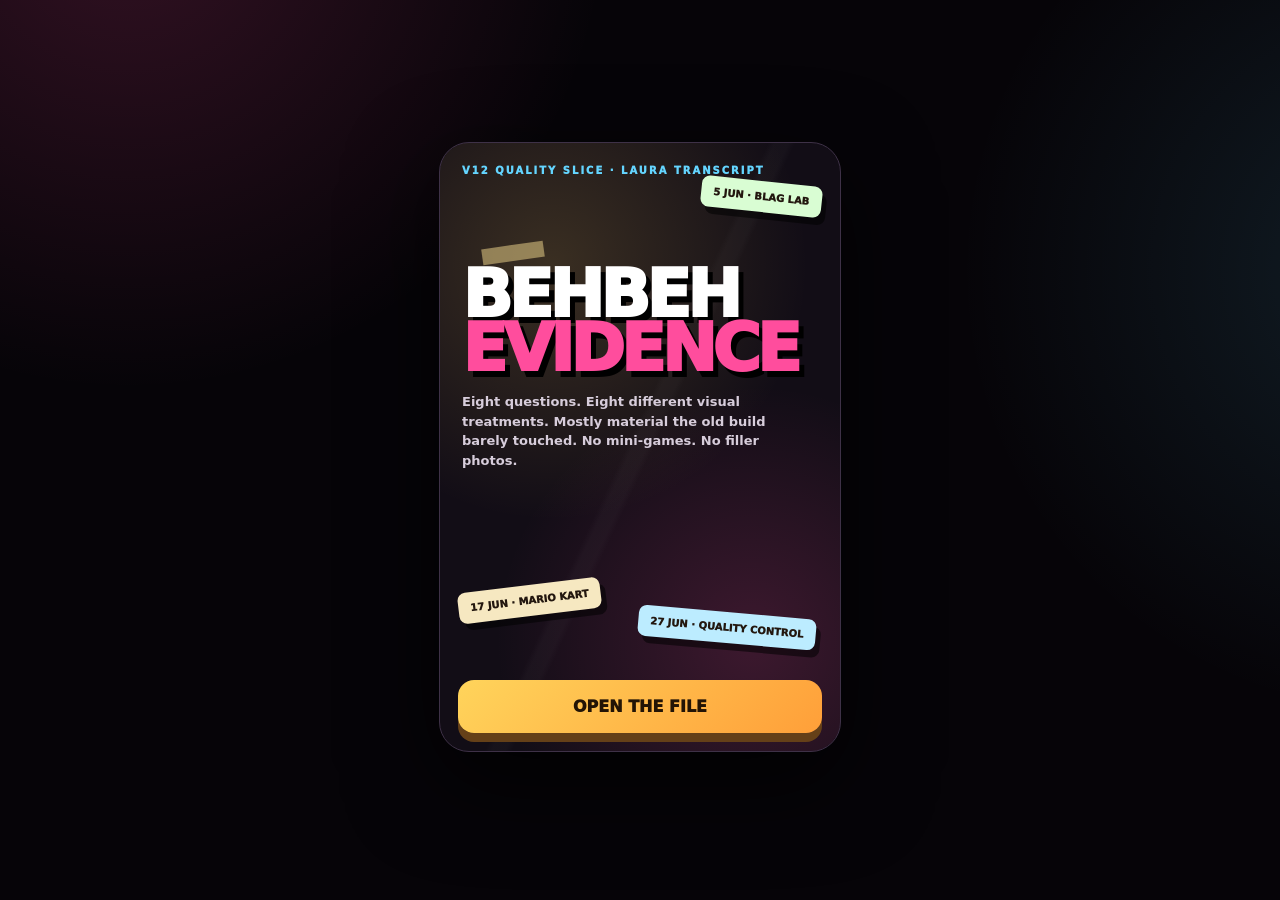
<file: materialise-v9.html>
<!doctype html>
<html lang="en">
<head>
<meta charset="utf-8">
<meta name="viewport" content="width=device-width,initial-scale=1,viewport-fit=cover">
<meta name="theme-color" content="#0b0710">
<title>Behbeh Quiz — V12 Quality Slice</title>
<style>
:root{
 --bg:#09060d;--ink:#17100e;--paper:#f3e6c7;--paper2:#fff8e8;--pink:#ff4d9d;
 --blue:#64d5ff;--yellow:#ffd45b;--green:#6be49a;--lav:#a77cff;--muted:#9d92a2;
 --line:#3e3047;--panel:#15101a;
}
*{box-sizing:border-box}
html,body{margin:0;min-height:100%;background:#060408;color:white;font-family:Inter,ui-sans-serif,system-ui,-apple-system,Segoe UI,Arial,sans-serif}
body{background:
 radial-gradient(circle at 10% -10%,rgba(255,77,157,.18),transparent 30rem),
 radial-gradient(circle at 110% 30%,rgba(100,213,255,.12),transparent 28rem),
 #060408}
button{font:inherit;-webkit-tap-highlight-color:transparent}
.app{width:min(100%,430px);min-height:100dvh;margin:auto;padding:max(12px,env(safe-area-inset-top)) 14px max(18px,env(safe-area-inset-bottom))}
.screen{display:none;min-height:calc(100dvh - 30px)}
.screen.on{display:flex;flex-direction:column}

.home{justify-content:center}
.cover{position:relative;min-height:610px;border:1px solid #3e3147;border-radius:30px;overflow:hidden;background:#120d16;box-shadow:0 30px 90px #000b}
.cover:before{content:"";position:absolute;inset:0;background:
 linear-gradient(115deg,transparent 0 48%,rgba(255,255,255,.025) 49% 51%,transparent 52%),
 radial-gradient(circle at 28% 20%,rgba(255,212,91,.17),transparent 16rem),
 radial-gradient(circle at 78% 82%,rgba(255,77,157,.18),transparent 16rem)}
.coverKicker{position:absolute;left:22px;top:22px;font-size:10px;font-weight:1000;letter-spacing:.2em;color:var(--blue)}
.title{position:absolute;left:22px;right:22px;top:125px;z-index:4}
.title h1{margin:0;font-size:66px;line-height:.82;letter-spacing:-.065em;font-weight:1000;text-transform:uppercase;text-shadow:5px 6px 0 #000}
.title h1 span{color:var(--pink)}
.title p{max-width:325px;margin:16px 0 0;color:#d7cddb;font-size:13px;line-height:1.5;font-weight:760}
.evidence{position:absolute;padding:10px 12px;border-radius:8px;background:#f6e8c1;color:#23170f;font-size:10px;font-weight:1000;box-shadow:5px 7px 0 #0008}
.e1{right:18px;top:38px;transform:rotate(6deg);background:#d9fdd3}
.e2{left:18px;bottom:135px;transform:rotate(-7deg)}
.e3{right:24px;bottom:108px;transform:rotate(5deg);background:#bcecff}
.tape{position:absolute;width:62px;height:16px;background:#d5bf7d99;transform:rotate(-8deg);left:42px;top:102px}
.start{position:absolute;left:18px;right:18px;bottom:18px;border:0;border-radius:16px;padding:17px 18px;background:linear-gradient(135deg,var(--yellow),#ff9f39);color:#231405;font-weight:1000;text-transform:uppercase;box-shadow:0 9px 0 #654018}
.start:active{transform:translateY(4px);box-shadow:0 5px 0 #654018}

.top{display:grid;grid-template-columns:auto 1fr auto;align-items:center;gap:10px;margin-bottom:10px}
.pill{border:1px solid #44364c;background:#151019;border-radius:999px;padding:8px 10px;font-size:10px;font-weight:1000}
.phase{text-align:center;color:#ffdb67;font-size:10px;font-weight:1000;letter-spacing:.08em}
.score{font-size:18px;font-weight:1000;text-align:right}
.progress{height:7px;background:#211923;border-radius:99px;overflow:hidden;margin-bottom:12px}
.progress i{display:block;height:100%;width:0;background:linear-gradient(90deg,var(--pink),var(--blue));transition:.28s}

.art{position:relative;min-height:230px;border:1px solid #3b2f43;border-radius:24px;overflow:hidden;background:#120d16;box-shadow:0 18px 42px #0008;margin-bottom:12px}
.art:after{content:"";position:absolute;inset:0;pointer-events:none;background:linear-gradient(180deg,transparent 60%,rgba(0,0,0,.16))}
.stamp{position:absolute;left:12px;top:11px;z-index:20;border:1px solid #55445e;background:#0e0a12dd;border-radius:999px;padding:6px 8px;font-size:9px;font-weight:1000;letter-spacing:.11em;color:#c8bccb}

/* 1: APP CARD */
.appui{position:absolute;inset:34px 18px 18px;background:linear-gradient(155deg,#ff5ba8,#7958e9);border-radius:28px;box-shadow:0 22px 45px #0009;padding:18px}
.appTop{display:flex;gap:8px;margin-bottom:18px}.avatar{width:34px;height:34px;border-radius:50%;background:#fff4;border:2px solid #fff8}.avatar:nth-child(2){background:#ffd45b88}.avatar:nth-child(3){background:#64d5ff88}
.appui h3{margin:0;font-size:24px;line-height:1}.appui small{display:block;margin-top:7px;font-size:9px;letter-spacing:.12em;font-weight:1000}
.msgTag{position:absolute;right:15px;bottom:14px;background:white;color:#2d1833;border-radius:999px;padding:8px 11px;font-size:10px;font-weight:1000}

/* 2: INVOICE */
.invoice{position:absolute;left:32px;right:32px;top:28px;bottom:20px;background:#f5e8c7;color:#20150f;border-radius:7px;box-shadow:7px 9px 0 #0008;padding:18px;transform:rotate(-1.6deg)}
.invoice:before{content:"ADMINISTRATION FEE";display:block;font-size:10px;letter-spacing:.14em;font-weight:1000;color:#b01e68;margin-bottom:15px}
.invRow{display:flex;justify-content:space-between;border-bottom:1px dashed #b7a782;padding:9px 0;font-size:11px;font-weight:900}.invTotal{font-size:21px;font-weight:1000;margin-top:12px}

/* 3: BLAG LAB */
.lab{position:absolute;inset:30px 20px 18px;display:grid;grid-template-columns:1fr 1fr;gap:12px}
.facecard{border:1px solid #4b3a55;border-radius:20px;background:#19121e;padding:15px;position:relative;overflow:hidden}
.face{width:82px;height:82px;border-radius:50%;margin:2px auto 10px;background:radial-gradient(circle at 38% 38%,#ffd9c9 0 52%,#c68e7a 53%);position:relative}
.face:before,.face:after{content:"";position:absolute;width:8px;height:8px;border-radius:50%;background:#29161d;top:34px}.face:before{left:23px}.face:after{right:23px}
.mouth{position:absolute;left:28px;right:28px;bottom:22px;height:4px;border-radius:99px;background:#7b3e4c}
.facecard b{display:block;text-align:center;font-size:11px}.meter{height:8px;background:#2a202f;border-radius:99px;margin-top:8px;overflow:hidden}.meter i{display:block;height:100%;background:linear-gradient(90deg,var(--green),var(--yellow))}.flat i{width:92%}.wild i{width:18%}
.labLabel{text-align:center;font-size:9px;color:#9f93a4;font-weight:900;margin-top:7px}

/* 4: SCRIPT PAGE */
.script{position:absolute;left:30px;right:30px;top:28px;bottom:20px;background:#f8f5ef;color:#171717;padding:24px 22px;border-radius:5px;box-shadow:7px 9px 0 #0008;transform:rotate(.8deg);font-family:ui-monospace,SFMono-Regular,Menlo,monospace}
.script h3{text-align:center;font-size:13px;margin:0 0 18px}.script p{font-size:10px;line-height:1.55;margin:0 0 10px}.script .char{text-align:center;font-weight:900;margin-top:12px}

/* 5: DYE BOX */
.dyeWrap{position:absolute;inset:36px 22px 18px;display:flex;align-items:center;justify-content:space-around}
.box{width:118px;height:155px;background:linear-gradient(150deg,#ff6ab3,#8a59f2);border-radius:14px;box-shadow:0 16px 30px #0009;position:relative;padding:18px 12px;font-weight:1000}
.box small{font-size:9px;letter-spacing:.1em}.box b{display:block;font-size:24px;line-height:.95;margin-top:10px}
.glove{width:82px;height:95px;position:relative}
.glove:before{content:"";position:absolute;left:20px;top:24px;width:45px;height:58px;border-radius:18px 18px 25px 25px;background:#f3f5f8;box-shadow:0 10px 22px #0008}
.glove i{position:absolute;width:14px;height:48px;border-radius:9px;background:#f3f5f8;top:5px;transform-origin:bottom}.g1{left:16px;transform:rotate(-18deg)}.g2{left:31px;transform:rotate(-7deg)}.g3{left:46px;transform:rotate(7deg)}.g4{left:60px;transform:rotate(18deg)}
.glove span{position:absolute;left:0;right:0;bottom:-6px;text-align:center;font-size:10px;font-weight:1000;color:#cfc5d3}

/* 6: KART PLAN */
.kartPlan{position:absolute;inset:28px 18px 18px;background:#11161d;border:1px solid #42576a;border-radius:18px;overflow:hidden}
.track{position:absolute;left:20px;right:20px;top:26px;bottom:24px;border:18px solid #545b63;border-radius:46% 54% 40% 60% / 45% 35% 65% 55%;box-shadow:inset 0 0 0 4px #949ca4}
.track:after{content:"";position:absolute;inset:-11px;border:3px dashed #f4d85b;border-radius:inherit}
.kart{position:absolute;width:46px;height:26px;border-radius:9px;background:var(--pink);box-shadow:0 7px 14px #0008}
.k1{left:62px;top:76px;transform:rotate(150deg)}.k2{right:60px;bottom:52px;transform:rotate(-30deg);background:var(--blue)}
.kartPlan .wrongway{position:absolute;left:50%;top:50%;transform:translate(-50%,-50%) rotate(-5deg);background:#f2e6bc;color:#24180f;padding:8px 11px;font-size:11px;font-weight:1000;box-shadow:5px 6px 0 #0008}

/* 7: QUALITY CONTROL */
.qc{position:absolute;inset:28px 18px 18px}
.clip{position:absolute;left:18px;top:7px;width:170px;height:174px;background:#f1e4bf;color:#21160f;border-radius:9px;box-shadow:7px 9px 0 #0008;padding:24px 17px 14px;transform:rotate(-2deg)}
.clip:before{content:"QUALITY CONTROL";display:block;font-size:10px;font-weight:1000;letter-spacing:.1em;margin-bottom:12px;color:#ad1c64}
.check{font-size:11px;line-height:1.8;font-weight:900}.check:before{content:"☐ ";color:#ad1c64}
.sofa{position:absolute;right:12px;bottom:8px;width:145px;height:86px;border-radius:22px 22px 12px 12px;background:#6f4f75;box-shadow:0 15px 24px #0009}
.sofa:before{content:"";position:absolute;left:12px;right:12px;top:-30px;height:52px;background:#7e5c84;border-radius:25px 25px 10px 10px}
.sofa:after{content:"SUPERVISION";position:absolute;left:16px;right:16px;bottom:22px;text-align:center;font-size:10px;font-weight:1000;color:#f7e7ff}

/* 8: NICKNAME MIXTAPE */
.tapeDeck{position:absolute;inset:30px 20px 18px;background:#17121b;border:1px solid #4d3b55;border-radius:18px;padding:20px}
.cassette{height:118px;border-radius:14px;background:#f0e0b4;color:#25180e;box-shadow:6px 7px 0 #0008;padding:15px;transform:rotate(-2deg)}
.cassette b{display:block;font-size:21px;line-height:1}.cassette small{font-size:9px;font-weight:1000;letter-spacing:.12em}
.reels{display:flex;justify-content:center;gap:40px;margin-top:19px}.reel{width:34px;height:34px;border-radius:50%;border:8px solid #2d2730;background:#f7f0d9}
.mixlabel{text-align:center;margin-top:14px;color:#ffdb67;font-weight:1000;letter-spacing:.12em;font-size:10px}

.q{background:var(--paper);color:var(--ink);border-radius:17px;padding:17px 17px 18px;margin:0 3px 13px;box-shadow:6px 7px 0 #725128,0 16px 35px #0008;position:relative}
.q:before{content:"";position:absolute;top:-7px;left:25px;width:56px;height:14px;background:#d2bc7d;opacity:.9;transform:rotate(-5deg)}
.qtype{font-size:9px;font-weight:1000;letter-spacing:.12em;text-transform:uppercase;color:#c71c71}
.q h2{margin:7px 0 0;font-size:21px;line-height:1.18;letter-spacing:-.025em}
.answers{display:grid;grid-template-columns:1fr 1fr;gap:9px}
.ans{min-height:74px;border:2px solid #3e3346;border-radius:15px;background:#17121b;color:white;padding:11px;text-align:left;font-weight:850;line-height:1.2;box-shadow:0 8px 18px #0005}
.ans:active{transform:translateY(2px)}
.ans.good{background:#12351f;border-color:#6be49a}.ans.bad{background:#401521;border-color:#ff6f87}
.feedback{display:none;margin-top:11px;padding:13px 14px;border-radius:15px;background:#17121a;border:1px solid #44364c}
.feedback.on{display:block;animation:in .2s ease both}@keyframes in{from{opacity:0;transform:translateY(6px)}to{opacity:1;transform:none}}
.feedback strong{display:block;font-size:20px}.feedback p{margin:5px 0 0;color:#d9cfdc;font-size:12px;line-height:1.4}
.next{display:none;width:100%;margin-top:10px;border:0;border-radius:14px;padding:14px;background:var(--pink);color:#260013;font-weight:1000}.next.on{display:block}

.end{justify-content:center;text-align:center}.endcard{border:1px solid #3d3145;background:#151019;border-radius:28px;padding:30px 22px;box-shadow:0 28px 80px #0009}
.endmark{font-size:68px;font-weight:1000;color:var(--yellow);line-height:1}.end h2{font-size:36px;line-height:.95;margin:12px 0 8px}.end p{color:#a99dab;font-size:12px;line-height:1.45}.again{width:100%;border:0;border-radius:15px;padding:15px;background:linear-gradient(135deg,var(--yellow),#ff9f36);font-weight:1000;color:#211305;margin-top:8px}
@media(max-height:760px){.art{min-height:205px}.q h2{font-size:19px}.ans{min-height:64px}.cover{min-height:560px}}
</style>
</head>
<body>
<div class="app">
<section id="home" class="screen home on">
 <div class="cover">
  <div class="coverKicker">V12 QUALITY SLICE · LAURA TRANSCRIPT</div>
  <div class="tape"></div>
  <div class="evidence e1">5 JUN · BLAG LAB</div>
  <div class="evidence e2">17 JUN · MARIO KART</div>
  <div class="evidence e3">27 JUN · QUALITY CONTROL</div>
  <div class="title">
   <h1>BEHBEH<br><span>EVIDENCE</span></h1>
   <p>Eight questions. Eight different visual treatments. Mostly material the old build barely touched. No mini-games. No filler photos.</p>
  </div>
  <button class="start" id="start">Open the file</button>
 </div>
</section>

<section id="quiz" class="screen">
 <div class="top"><span class="pill" id="count">1 / 8</span><span class="phase" id="phase">EVIDENCE 01</span><span class="score" id="score">0</span></div>
 <div class="progress"><i id="bar"></i></div>
 <div class="art" id="art"></div>
 <div class="q"><div class="qtype" id="qtype"></div><h2 id="question"></h2></div>
 <div class="answers" id="answers"></div>
 <div class="feedback" id="feedback"><strong id="ft"></strong><p id="fb"></p></div>
 <button class="next" id="next">Next evidence</button>
</section>

<section id="end" class="screen end">
 <div class="endcard"><div class="endmark" id="final">0/8</div><h2>File reviewed.</h2><p>This is intentionally a small quality slice. If this direction works, the full quiz gets rebuilt around these evidence-style screens rather than the old generic cards.</p><button class="again" id="again">Run it again</button></div>
</section>
</div>
<script>
const Q=[
 {kind:"app",cat:"ORIGIN STORY",date:"4 JUN",q:"What exact phrase did Rick use to identify where Laura knew him from?",o:["The weird friends app","The odd people app","That friendship app","The random mates app"],a:0,r:"“It’s Rick from the weird friends app btw 😂” — literally the third message Rick sent."},
 {kind:"invoice",cat:"EARLY CHAT",date:"5 JUN",q:"Laura agreed to inherit Rick’s bad decisions. What did she decide the dusty rum would cover?",o:["Her administration fee","The deposit","A joining fee","The emergency fund"],a:0,r:"“Dusty rum can be my administration fee.” A completely normal inheritance arrangement."},
 {kind:"lab",cat:"THE ART OF THE BLAG",date:"5 JUN",q:"What had Laura done that morning that she said would help with blagging?",o:["Had her Botox redone","Practised a deadpan monologue","Stayed awake all night","Had a facial"],a:0,r:"She’d had her Botox redone. Less facial movement = tactical blagging advantage."},
 {kind:"script",cat:"ACTING",date:"5 JUN",q:"Which film was Rick’s monologue from, despite admitting he’d never actually seen it?",o:["The Notebook","Drive","Blue Valentine","La La Land"],a:0,r:"The Notebook. Rick had seen the scene on YouTube, which apparently counted."},
 {kind:"dye",cat:"PINK HANDS",date:"10 JUN",q:"After Rick ended up with pink hands from helping dye Emelia’s hair, what did she find in the box?",o:["Plastic gloves","Stain remover","A colour chart","A second dye bottle"],a:0,r:"Plastic gloves. They had been sitting in the box the entire time."},
 {kind:"kart",cat:"MARIO KART",date:"17 JUN",q:"What was Laura’s planned wind-up when Emelia insisted she play Mario Kart?",o:["Call every character the wrong name and drive the wrong way","Pretend the controller was broken","Only reverse","Refuse to pick a character"],a:0,r:"Wrong names for every character, then drive in the wrong direction like an ancient technophobe."},
 {kind:"qc",cat:"FATS WEEKEND",date:"27 JUN",q:"When Laura said they were “acting like quality control”, what were she and Fats actually doing?",o:["Watching Tom clean while they sat down","Checking birthday drinks","Inspecting outfits","Rating the pub food"],a:0,r:"Tom was cleaning Fats’ flat. Laura and Fats sat down and told him how to do it."},
 {kind:"tape",cat:"NICKNAME FILE",date:"25 JUN",q:"Complete Laura’s actual message: “My little ______ 😘”",o:["Ricky Cobain","Rick Astley","Ricky Balboa","Rick Ross"],a:0,r:"Ricky Cobain. A much better nickname than anything the previous build invented."}
];
let qi=0,score=0,locked=false;
const $=id=>document.getElementById(id);
function show(id){document.querySelectorAll(".screen").forEach(x=>x.classList.remove("on"));$(id).classList.add("on")}
function artHTML(q){
 const stamp='<div class="stamp">'+q.date+' · LAURA CHAT</div>';
 if(q.kind==="app")return stamp+'<div class="appui"><div class="appTop"><i class="avatar"></i><i class="avatar"></i><i class="avatar"></i></div><h3>PEOPLE YOU MAY REGRET MEETING</h3><small>FRIENDS / DATING / SOCIAL EXPERIMENT</small><div class="msgTag">“weird friends app”</div></div>';
 if(q.kind==="invoice")return stamp+'<div class="invoice"><div class="invRow"><span>BAD DECISIONS</span><b>ACCEPTED</b></div><div class="invRow"><span>DUSTY RUM</span><b>TRANSFERRED</b></div><div class="invRow"><span>CASH INHERITANCE</span><b>£0.00</b></div><div class="invTotal">AMOUNT DUE: ???</div></div>';
 if(q.kind==="lab")return stamp+'<div class="lab"><div class="facecard"><div class="face"><i class="mouth"></i></div><b>FACE GIVES EVERYTHING AWAY</b><div class="meter wild"><i></i></div><div class="labLabel">BLAG CAPACITY</div></div><div class="facecard"><div class="face"><i class="mouth"></i></div><b>FACIAL MOVEMENT: REDUCED</b><div class="meter flat"><i></i></div><div class="labLabel">BLAG CAPACITY</div></div></div>';
 if(q.kind==="script")return stamp+'<div class="script"><h3>MONOLOGUE — UNKNOWN FILM*</h3><p>RICK performs an extremely intense emotional scene.</p><p class="char">RICK</p><p>I learnt the script and I’m basically Ryan Gosling anyway.</p><p style="margin-top:20px;font-size:8px">*Film apparently not required viewing before performance.</p></div>';
 if(q.kind==="dye")return stamp+'<div class="dyeWrap"><div class="box"><small>HAIR DYE KIT</small><b>PINK<br>HANDS</b></div><div class="glove"><i class="g1"></i><i class="g2"></i><i class="g3"></i><i class="g4"></i><span>FOUND AFTERWARDS</span></div></div>';
 if(q.kind==="kart")return stamp+'<div class="kartPlan"><div class="track"></div><div class="kart k1"></div><div class="kart k2"></div><div class="wrongway">ANCIENT TECHNOPHOBE MODE</div></div>';
 if(q.kind==="qc")return stamp+'<div class="qc"><div class="clip"><div class="check">TOM CLEANS</div><div class="check">OTHERS OBSERVE</div><div class="check">UNSOLICITED ADVICE</div><div class="check">ZERO STANDING UP</div></div><div class="sofa"></div></div>';
 return stamp+'<div class="tapeDeck"><div class="cassette"><small>NICKNAME ARCHIVE · SIDE A</small><b>MY LITTLE ______</b><div class="reels"><i class="reel"></i><i class="reel"></i></div></div><div class="mixlabel">25 JUNE · ONE ACTUAL MESSAGE</div></div>';
}
function shuffle(a){for(let i=a.length-1;i>0;i--){const j=Math.floor(Math.random()*(i+1));[a[i],a[j]]=[a[j],a[i]]}return a}
function render(){
 const q=Q[qi];locked=false;
 $("count").textContent=(qi+1)+" / "+Q.length;$("phase").textContent="EVIDENCE "+String(qi+1).padStart(2,"0");$("score").textContent=score;
 $("bar").style.width=((qi/Q.length)*100)+"%";$("art").innerHTML=artHTML(q);$("qtype").textContent=q.cat;$("question").textContent=q.q;
 $("feedback").classList.remove("on");$("next").classList.remove("on");
 const box=$("answers");box.innerHTML="";
 shuffle(q.o.map((label,i)=>({label,correct:i===q.a}))).forEach(c=>{
   const b=document.createElement("button");b.className="ans";b.textContent=c.label;b.dataset.correct=c.correct?"1":"0";
   b.onclick=()=>answer(b,q);box.appendChild(b);
 });
}
function answer(btn,q){
 if(locked)return;locked=true;const ok=btn.dataset.correct==="1";
 [...$("answers").children].forEach(b=>{if(b.dataset.correct==="1")b.classList.add("good");else if(b===btn&&!ok)b.classList.add("bad")});
 if(ok)score++;$("score").textContent=score;$("ft").textContent=ok?"YES.":"NOPE.";$("fb").textContent=q.r;$("feedback").classList.add("on");$("next").classList.add("on");
}
$("start").onclick=()=>{qi=0;score=0;show("quiz");render()};
$("next").onclick=()=>{qi++;if(qi>=Q.length){$("final").textContent=score+"/"+Q.length;show("end")}else render()};
$("again").onclick=()=>show("home");
</script>
</body>
</html>
</file>
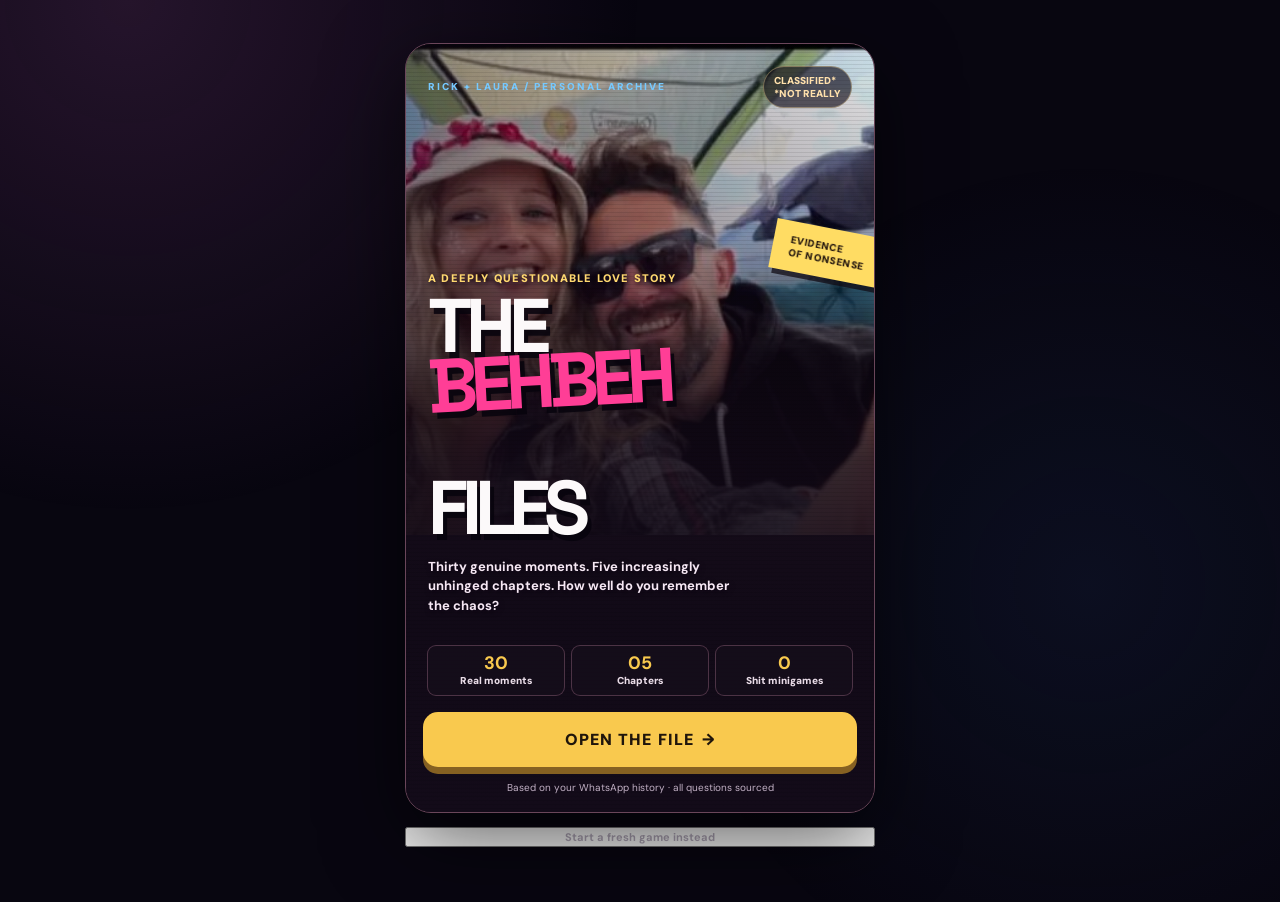
<file: reborn.html>
<!doctype html>
<html lang="en">
<head>
<meta charset="utf-8">
<meta name="viewport" content="width=device-width,initial-scale=1,viewport-fit=cover">
<meta name="theme-color" content="#090710">
<meta name="description" content="The Behbeh Files: a very personal, very questionable Rick and Laura quiz.">
<title>The Behbeh Files · Rick + Laura</title>
<link rel="stylesheet" href="reborn.css?v=1">
<script src="v5-assets.js"></script>
<script src="reborn-questions.js?v=1"></script>
<script src="reborn-app.js?v=1" defer></script>
</head>
<body>
<main id="app">
<section id="home" class="screen home active" aria-label="Home">
 <div class="cover">
  <div class="coverPhoto"><img id="coverImage" alt="Rick and Laura together" /></div>
  <div class="coverScan"></div>
  <div class="coverTop"><span class="eyebrow">RICK + LAURA / PERSONAL ARCHIVE</span><span>CLASSIFIED*<br>*NOT REALLY</span></div>
  <div class="coverSticker">EVIDENCE<br>OF NONSENSE</div>
  <div class="coverTitle">
   <p class="slogan">A deeply questionable love story</p>
   <h1>THE<br><em>BEHBEH</em><br>FILES</h1>
   <p>Thirty genuine moments. Five increasingly unhinged chapters. How well do you remember the chaos?</p>
  </div>
  <div class="coverBottom">
   <div class="coverFacts"><div><b>30</b>Real moments</div><div><b>05</b>Chapters</div><div><b>0</b>Shit minigames</div></div>
   <button class="btn yellow" id="startBtn" type="button">OPEN THE FILE <span aria-hidden="true">→</span></button>
   <small>Based on your WhatsApp history · all questions sourced</small>
  </div>
 </div>
 <button class="homelink" id="newBtn" type="button" hidden>Start a fresh game instead</button>
</section>

<section id="act" class="screen act" aria-label="Chapter introduction">
 <div class="actCard" id="actCard" data-number="01">
  <div class="actCounter" id="actCounter">CHAPTER 01 / 05</div>
  <h2 id="actTitle">BEFORE THE <span>BEHBEH</span></h2>
  <p id="actText">The first drinks, the first messages, the first signs that nothing normal was about to happen.</p>
  <div class="actMotifs" id="actMotifs"><span>4 JUNE</span><span>FIRST PINT</span><span>RABBIT HOLE</span></div>
  <button class="btn yellow" id="actGo" type="button">LET'S SEE THE EVIDENCE →</button>
  <div class="actFoot" id="actFoot">Six questions in this chapter</div>
 </div>
</section>

<section id="quiz" class="screen" aria-label="Quiz question">
 <div class="qTop">
  <button class="exit" id="exitBtn" aria-label="Return to home" type="button">←</button>
  <div class="caseIndex" id="caseIndex">FILE 001 / 030 <small id="caseCategory">ORIGIN STORY</small></div>
  <div class="scoreBlock"><b id="score">0</b><small id="streak">0 STREAK</small></div>
 </div>
 <div class="progress" aria-label="Progress"><span id="progressFill"></span></div>
 <div class="stage" id="stage" aria-label="Question evidence"></div>
 <div class="prompt"><div class="qType" id="qType">EXHIBIT A · FIRST IMPRESSIONS</div><h2 id="promptText">Question loading</h2></div>
 <div class="hintText" id="hintText">Select your answer</div>
 <div class="options" id="options"></div>
 <button class="submit" id="submitBtn" type="button" hidden disabled>CHECK EVIDENCE</button>
 <div class="answerPanel" id="answerPanel" aria-live="polite">
  <div class="headline" id="answerHead">YES.</div>
  <p id="answerExplain"></p>
  <div class="source" id="answerSource"></div>
  <button class="btn" id="nextBtn" type="button">NEXT CASE →</button>
 </div>
 <div class="footerHint">THE BEHBEH FILES · ALL INCIDENTS ARE REAL UNLESS LABELLED BULLSHIT</div>
</section>

<section id="results" class="screen results" aria-label="Results">
 <div class="resultCard">
  <div class="eyebrow">THE FINAL REPORT</div>
  <div class="giant" id="finalCount">0/30</div>
  <h2 id="finalTitle">THE JURY HAS DECIDED.</h2>
  <p id="finalCopy">You've survived the archive.</p>
  <div class="resultStats"><span id="finalPoints">0 PTS</span><span id="finalStreak">BEST STREAK: 0</span></div>
  <button class="btn yellow" id="againBtn" type="button">PLAY IT AGAIN →</button>
 </div>
</section>
</main>
</body>
</html>
</file>
<file: reborn.css>
@import url('https://fonts.googleapis.com/css2?family=DM+Sans:wght@400;500;600;700;800;900&family=Space+Grotesk:wght@400;500;600;700&display=swap');
:root{--bg:#090710;--surface:#17111f;--surface2:#24192b;--cream:#fff1cb;--hot:#ff3e96;--sun:#f9c94e;--mint:#73eead;--blue:#76c9ff;--lilac:#b78cff;--line:#47364e;--text:#fcf9fa;--muted:#afa1b7}
*{box-sizing:border-box}html,body{margin:0;min-height:100%;background:#080610;color:var(--text)}body{font-family:'DM Sans',system-ui,-apple-system,sans-serif;overflow-x:hidden}button{font:inherit;cursor:pointer;-webkit-tap-highlight-color:transparent}button:focus-visible{outline:3px solid var(--sun);outline-offset:3px}svg{display:block}p,h1,h2,h3{margin:0}img{display:block}
body:before{content:"";position:fixed;inset:0;background:radial-gradient(circle at 10% 0%,#60306355,transparent 35%),radial-gradient(circle at 85% 65%,#192e583b,transparent 34%);pointer-events:none}
#app{width:min(100%,480px);margin:auto;min-height:100svh;padding:max(12px,env(safe-area-inset-top)) 15px max(25px,env(safe-area-inset-bottom));position:relative}
.screen{display:none;min-height:calc(100svh - 35px)}.screen.active{display:flex;flex-direction:column;animation:pageIn .32s both}
@keyframes pageIn{from{opacity:0;transform:translateY(9px)}to{opacity:1;transform:translateY(0)}}
.eyebrow{text-transform:uppercase;letter-spacing:.2em;font-weight:900;font-size:10px;color:var(--blue)}
.btn{display:flex;align-items:center;justify-content:center;gap:8px;width:100%;border:0;border-radius:15px;padding:17px;background:var(--hot);color:white;text-transform:uppercase;font-weight:900;letter-spacing:.07em;box-shadow:0 7px 0 #7b1850;transition:transform .15s,box-shadow .15s}.btn:active{transform:translateY(4px);box-shadow:0 3px 0 #7b1850}.btn:disabled{opacity:.45;cursor:default}.btn.yellow{background:var(--sun);color:#1f150b;box-shadow:0 7px 0 #866122}.btn.yellow:active{box-shadow:0 3px 0 #866122}
.screen.home{justify-content:center}.cover{position:relative;min-height:min(770px,calc(100svh - 46px));border:1px solid #6a465a;overflow:hidden;border-radius:26px;background:#20131f;box-shadow:0 25px 80px #0009}
.coverPhoto{position:absolute;inset:0;background:#372430;overflow:hidden}.coverPhoto img{width:100%;height:64%;object-fit:cover;object-position:center 44%;filter:saturate(.94) contrast(1.05);transform:none}
.coverPhoto:after{content:"";position:absolute;inset:0;background:linear-gradient(180deg,#0806101a 0%,#130b194a 24%,#110916d6 54%,#100916f5 75%,#130b19 100%),linear-gradient(90deg,#160b2166,transparent)}
.coverScan{position:absolute;inset:0;pointer-events:none;opacity:.18;background:repeating-linear-gradient(0deg,transparent 0 3px,#000 4px 4px)}
.coverTop{position:absolute;top:22px;left:22px;right:22px;display:flex;align-items:center;justify-content:space-between}.coverTop span:last-child{font-size:10px;font-weight:1000;color:#ffe0ac;border:1px solid #f6d89a66;border-radius:99px;padding:7px 10px;background:#100c18a3}
.coverTitle{position:absolute;left:22px;right:18px;top:34%;transform:translateY(-10%)}.coverTitle .slogan{font-size:11px;font-weight:900;text-transform:uppercase;letter-spacing:.11em;color:#ffd970;margin:0 0 10px}.coverTitle h1{font-family:'Space Grotesk',Impact,sans-serif;font-weight:900;font-size:clamp(55px,14.6vw,76px);letter-spacing:-.092em;line-height:.8;text-transform:uppercase;text-shadow:4px 6px #07040ddd}.coverTitle h1 em{font-style:normal;color:var(--hot);display:block;transform:rotate(-3deg);transform-origin:left}.coverTitle p{font-size:13px;line-height:1.48;color:#f6e8f4;max-width:310px;margin-top:18px;font-weight:700;text-shadow:1px 2px 5px #100715}
.coverSticker{position:absolute;right:-8px;top:24%;background:#ffdc63;color:#23160e;padding:12px 17px;transform:rotate(11deg);font-size:10px;font-weight:1000;text-transform:uppercase;letter-spacing:.04em;box-shadow:4px 5px #100a12bb}
.coverBottom{position:absolute;left:17px;right:17px;bottom:18px}.coverFacts{display:grid;grid-template-columns:1fr 1fr 1fr;gap:6px;margin:0 4px 16px}.coverFacts div{padding:8px 6px;border-radius:9px;background:#160e1bc9;border:1px solid #bc819d55;text-align:center;font-size:10px;font-weight:900;color:#e9dce7}.coverFacts b{display:block;color:var(--sun);font-size:18px;line-height:1.1}.coverBottom small{display:block;text-align:center;margin-top:14px;font-size:10px;color:#c2b1c5}
.homelink{display:block;text-align:center;margin:14px 0 0;color:#a9a0b0;font-weight:700;font-size:11px}

.act{justify-content:center}.actCard{min-height:560px;display:flex;flex-direction:column;justify-content:center;padding:24px 23px;border:1px solid #6d4568;border-radius:28px;background:radial-gradient(circle at 91% 5%,#ff3e962b,transparent 55%),linear-gradient(145deg,#23162b,#100c16);box-shadow:0 25px 80px #0007;position:relative;overflow:hidden}
.actCard:before{content:attr(data-number);position:absolute;right:-4px;top:-75px;font-family:'Space Grotesk',sans-serif;font-size:280px;line-height:1;font-weight:900;letter-spacing:-.1em;color:#ffffff0a}
.actCounter{color:var(--mint);font-size:11px;font-weight:900;letter-spacing:.22em;z-index:1}.actCard h2{position:relative;font-family:'Space Grotesk',sans-serif;font-size:clamp(46px,10vw,63px);line-height:.93;letter-spacing:-.06em;text-transform:uppercase;margin:18px 0 15px;z-index:1}
.actCard h2 span{display:block;color:var(--hot)}.actCard p{color:#cbbfd0;max-width:320px;line-height:1.55;font-size:14px;font-weight:700;z-index:1}
.actMotifs{display:flex;gap:7px;flex-wrap:wrap;margin:25px 0 33px}.actMotifs span{padding:8px 10px;border:1px solid #735a7c;background:#271a30;border-radius:9px;color:#ecdcea;font-size:10px;font-weight:900;transform:rotate(-2deg)}.actMotifs span:nth-child(2){transform:rotate(3deg);background:#302038}.actMotifs span:nth-child(3){transform:rotate(-3deg);background:#32283c}
.actCard .btn{position:relative;z-index:1}.actCard .actFoot{font-size:10px;color:#ab9ab2;text-align:center;margin-top:17px;font-weight:700}
.qTop{display:grid;grid-template-columns:auto 1fr auto;align-items:center;gap:8px;margin:2px 1px 12px}.exit{background:#1e1524;color:white;border:1px solid var(--line);border-radius:12px;width:42px;height:38px;font-size:18px;font-weight:900}.caseIndex{text-align:center;font-size:11px;font-weight:900;letter-spacing:.11em;color:#c7b9d0}.caseIndex small{font-size:9px;color:#857990;display:block;margin-top:2px}.scoreBlock{text-align:right;min-width:82px}.scoreBlock b{font-size:19px;font-weight:900;color:#f8d77f}.scoreBlock small{display:block;color:#ac9eb2;font-size:9px;font-weight:800}
.progress{height:5px;background:#282030;border-radius:99px;overflow:hidden;margin:0 1px 15px}.progress>span{display:block;height:100%;width:0;background:linear-gradient(90deg,#ff428e,#f7bf61,#7dcdff);border-radius:99px;transition:width .4s cubic-bezier(.2,.8,.2,1)}
.stage{position:relative;min-height:236px;max-height:310px;flex:0 0 clamp(236px,31svh,310px);border-radius:22px;border:1px solid #655071;background:#17111c;overflow:hidden;box-shadow:0 18px 45px #0008;margin-bottom:13px;isolation:isolate}
.stage:before{content:"";position:absolute;inset:0;z-index:-1;background:radial-gradient(circle at 5% 80%,#6934524b,transparent 52%),radial-gradient(circle at 94% 13%,#38738c31,transparent 49%),repeating-linear-gradient(140deg,transparent 0 39px,#ffffff06 40px 41px)}
.stageTop{position:absolute;z-index:5;top:12px;left:14px;right:14px;display:flex;justify-content:space-between;align-items:center;pointer-events:none}.fileLabel{font-size:9px;font-weight:900;letter-spacing:.12em;padding:6px 9px;background:#100b16db;border:1px solid #725f7b;border-radius:100px;color:#ffdc83}.fileDate{font-size:10px;letter-spacing:.07em;font-weight:900;color:#c1b7c7;text-shadow:0 2px 5px black}
.stageBottom{position:absolute;bottom:12px;left:15px;z-index:6;font-size:10px;font-weight:900;letter-spacing:.14em;color:#ded1e6;text-shadow:0 3px 8px black}
.photoBg{position:absolute;inset:0}.photoBg img{height:100%;width:100%;object-fit:cover;object-position:center 44%;filter:contrast(1.04) saturate(.82)}.photoBg:after{content:"";position:absolute;inset:0;background:linear-gradient(90deg,#0b0812d9,transparent 87%),linear-gradient(0deg,#0b0812dd,transparent 70%)}
.photoBig{position:absolute;left:19px;top:71px;max-width:65%;font-weight:900;font-family:'Space Grotesk',sans-serif;font-size:clamp(28px,8vw,40px);line-height:1.02;letter-spacing:-.065em;text-shadow:0 4px 15px #08030d}.photoBig mark{display:block;background:none;color:var(--sun);font-size:18px;font-family:'DM Sans',sans-serif;letter-spacing:.02em;margin-top:8px}
.chatStage{position:absolute;inset:42px 14px 29px;display:flex;flex-direction:column;justify-content:center;gap:7px}.bubble{align-self:flex-start;max-width:92%;background:#302939;color:#f5f1f4;padding:10px 13px 9px;border-radius:14px 14px 14px 4px;font-size:13px;line-height:1.35;font-weight:700;box-shadow:0 5px 13px #0005}.bubble.out{align-self:flex-end;background:#20493b;border-radius:14px 14px 4px 14px}.bubble .sender{display:block;font-size:10px;font-weight:900;margin-bottom:3px;color:#f6a9d3}.bubble.out .sender{color:#9ff0b9}.bubble.mystery{background:#46354e}.bubble.mystery .sender{color:#ffdc83}
.vinylStage{position:absolute;inset:0}.record{position:absolute;width:220px;height:220px;right:-23px;top:22px;border-radius:50%;background:repeating-radial-gradient(circle,#18151b 0 4px,#2e2832 5px 6px,#151318 7px 11px);box-shadow:0 16px 32px #000a, inset 0 0 0 4px #4a424c;animation:turntable 14s linear infinite}.record:before{content:"";position:absolute;inset:75px;border-radius:50%;background:var(--hot);border:13px solid #f2c761}.record:after{content:"";position:absolute;left:105px;top:105px;width:9px;height:9px;background:#131217;border-radius:50%}@keyframes turntable{to{transform:rotate(360deg)}}
.musicType{position:absolute;top:82px;left:19px;width:52%;font-size:27px;font-weight:900;letter-spacing:-.065em;line-height:1.04;text-shadow:2px 3px 6px #000}.musicType small{display:block;font-size:11px;letter-spacing:.04em;color:#fedb7b;margin-bottom:5px}
.receiptStage{position:absolute;top:35px;bottom:16px;left:23px;right:23px;background:#f7eccc;color:#1e1720;transform:rotate(-1deg);box-shadow:6px 9px 0 #0007;clip-path:polygon(0 0,100% 0,100% 93%,97% 100%,91% 94%,85% 100%,78% 94%,72% 100%,65% 94%,58% 100%,50% 94%,43% 100%,36% 94%,28% 100%,20% 94%,13% 100%,6% 94%,0 99%)}
.receiptInner{padding:14px 19px;font-family:ui-monospace,SFMono-Regular,Menlo,monospace}.receiptInner .brand{font-weight:1000;font-size:16px;letter-spacing:-.04em;text-align:center}.receiptInner .date{display:block;text-align:center;font-size:9px;margin:5px 0 11px;color:#6f5a64}.receiptInner .rline{font-size:11px;font-weight:800;border-bottom:1px dashed #8f8180;padding:6px 0;display:flex;justify-content:space-between}.receiptInner .rline span:last-child{color:#bf2073}.receiptInner .stamp{margin:10px auto 0;width:max-content;padding:4px 9px;border:3px solid #d02572;color:#d02572;font-size:16px;font-weight:1000;transform:rotate(-7deg)}
.caseStage{position:absolute;left:23px;right:23px;top:36px;bottom:15px;background:#e9debb;color:#281f1b;border-radius:3px;transform:rotate(-1deg);box-shadow:6px 8px 0 #0008;padding:20px 18px}.caseStage:before{content:"";position:absolute;top:-8px;left:40px;width:64px;height:18px;background:#b98e4b9e;transform:rotate(-4deg)}.caseStage h3{font-family:'Space Grotesk',sans-serif;font-size:22px;line-height:1;text-transform:uppercase;letter-spacing:-.07em;max-width:65%}.caseStage p{font:700 12px/1.5 'DM Sans',sans-serif;max-width:75%;margin-top:12px}.caseStage .caseStamp{position:absolute;right:10px;bottom:15px;border:4px solid #d53277;color:#d53277;padding:6px 8px;font-size:18px;font-weight:1000;transform:rotate(-12deg)}
.scriptStage{position:absolute;top:35px;bottom:16px;left:22px;right:22px;background:#f8f5ed;color:#191519;border-radius:3px;transform:rotate(1deg);padding:18px 23px;box-shadow:6px 8px 0 #0008;font:12px/1.55 ui-monospace,SFMono-Regular,monospace}.scriptStage b{display:block;text-align:center;font-size:14px;margin-bottom:12px}.scriptStage em{font-style:normal;display:block;margin-top:7px;text-align:center;font-weight:bold}.scriptStage p{margin-top:9px}
.travelStage{position:absolute;left:20px;right:20px;top:45px;bottom:29px}.ticket{position:absolute;inset:18px 5px 13px;background:#f3e7c6;color:#211921;border-radius:12px;transform:rotate(-2deg);padding:20px;box-shadow:5px 7px 0 #0009}.ticket:after{content:"";position:absolute;right:33%;top:0;bottom:0;border-left:2px dashed #b3a2a5}.ticket .code{font-weight:1000;font-size:10px;letter-spacing:.14em;color:#bd2a73}.ticket .route{font-size:30px;font-weight:1000;line-height:1;margin-top:15px;max-width:60%}.ticket .tag{font-size:11px;font-weight:900;color:#766873;margin-top:9px}
.postStage{position:absolute;inset:40px 20px 20px;border:2px solid #e6d1a9;background:linear-gradient(135deg,#2d88a0,#6abbb2 50%,#f5c87c 51%,#eaa86c);transform:rotate(-2deg);box-shadow:5px 8px 0 #0008;color:#fff2e3}.postStage .holiday{font-family:Georgia,serif;font-style:italic;font-size:34px;line-height:1;position:absolute;left:17px;top:38px;text-shadow:0 3px 9px #0006;max-width:77%}.postStage small{position:absolute;right:13px;bottom:10px;font-size:10px;letter-spacing:.1em;font-weight:1000;color:#432526}
.arcadeStage{position:absolute;inset:44px 16px 21px;border:2px solid #4562aa;border-radius:14px;background:repeating-linear-gradient(45deg,#1e2440 0 23px,#252c49 23px 46px);box-shadow:inset 0 0 0 7px #1a1b30,0 9px 20px #0008}.arcadeStage .arcTitle{position:absolute;top:24px;left:0;right:0;text-align:center;font-family:'Space Grotesk',sans-serif;font-weight:1000;font-size:33px;letter-spacing:-.07em;text-shadow:3px 4px #a82873;color:#ffe884}.arcadeStage .arcSub{position:absolute;bottom:20px;left:15px;right:15px;text-align:center;background:#0a0a18df;border:2px solid var(--mint);font-size:11px;font-weight:1000;padding:7px;color:var(--mint);transform:rotate(-2deg)}
.evidenceStage{position:absolute;top:43px;bottom:20px;left:29px;right:29px;background:#e0d4b7;color:#2f2428;transform:rotate(1.5deg);box-shadow:6px 8px 0 #0008;padding:16px 18px}.evidenceStage h3{font-size:20px;font-weight:1000;line-height:1.02;letter-spacing:-.055em;margin-bottom:12px}.evidenceStage .check{font-size:11px;line-height:1.55;font-weight:850}.evidenceStage .check:before{content:"☐ ";color:#be2374}.evidenceStage .eStamp{position:absolute;right:13px;bottom:12px;border:3px solid #c1327b;color:#c1327b;padding:4px 6px;font-size:13px;font-weight:1000;transform:rotate(-9deg)}
.festivalBg{position:absolute;inset:0}.festivalBg img{width:100%;height:100%;object-fit:cover;filter:brightness(.62) saturate(.9)}.festivalBg:after{content:"";position:absolute;inset:0;background:linear-gradient(90deg,#10091d9c,transparent),linear-gradient(0deg,#08040bce,transparent 65%)}.festivalTitle{position:absolute;left:20px;top:95px;font-family:'Space Grotesk',sans-serif;font-size:31px;font-weight:1000;line-height:.95;letter-spacing:-.06em;max-width:240px;text-shadow:0 5px 14px black}
.timelineStage{position:absolute;inset:46px 25px 30px;display:flex;flex-direction:column;justify-content:center;gap:19px}.timelineStage div{height:2px;background:#d2ab6380;position:relative}.timelineStage div:after{content:"";position:absolute;left:0;top:-7px;width:17px;height:17px;border-radius:50%;background:var(--sun);border:3px solid #552a35}.timelineStage b{display:block;color:#fbd47d;font-size:12px;letter-spacing:.12em;transform:translateY(-19px);padding-left:27px}
.prompt{position:relative;background:var(--cream);border-radius:14px;color:#21151b;padding:16px 16px 18px;margin:0 3px 13px;box-shadow:5px 6px 0 #694429,0 13px 30px #0007}.prompt:before{content:"";position:absolute;top:-8px;left:24px;width:60px;height:16px;background:#d9bf7bba;transform:rotate(-5deg)}.prompt .qType{font-size:10px;letter-spacing:.11em;text-transform:uppercase;font-weight:1000;color:#b82876}.prompt h2{font-family:'Space Grotesk',sans-serif;font-weight:900;font-size:clamp(19px,5.3vw,24px);line-height:1.15;letter-spacing:-.035em;margin-top:7px}
.hintText{font-size:11px;color:#a699ab;margin-bottom:9px;text-align:center;font-weight:750}
.options{display:grid;grid-template-columns:1fr 1fr;gap:9px}.options.vertical{grid-template-columns:1fr}.option{position:relative;min-height:74px;border-radius:14px;border:1.5px solid #604e67;background:#201729;color:#fff9fd;text-align:left;padding:13px;font-size:clamp(12px,3.55vw,14px);font-weight:800;line-height:1.25;box-shadow:0 4px 0 #07050a;transition:transform .14s,border-color .14s,background .14s}.option:active{transform:translateY(2px)}.option.correct{background:#15402c;border-color:#73eead}.option.incorrect{background:#512037;border-color:#ff749c}.option.selected{background:#393058;border-color:var(--sun);box-shadow:inset 0 0 0 1px var(--sun)}.option.selected:after{content:attr(data-rank);position:absolute;top:-8px;right:-7px;background:var(--sun);color:#24130e;font-size:11px;font-weight:1000;width:24px;height:24px;border-radius:50%;display:grid;place-items:center}.option.answered{opacity:.65}.option.correct:before{content:"✓ ";color:var(--mint)}.option.incorrect:before{content:"× ";color:#ffa4be}
.submit{width:100%;margin-top:10px;border:1px solid var(--sun);border-radius:13px;background:#3b2a22;color:var(--sun);padding:12px;font-weight:900;letter-spacing:.07em;text-transform:uppercase}.submit:disabled{opacity:.4}
.answerPanel{display:none;margin-top:13px;border:1px solid #67536f;border-radius:14px;background:#211829;padding:15px;animation:pageIn .2s both}.answerPanel.visible{display:block}.answerPanel .headline{font-family:'Space Grotesk',sans-serif;font-size:23px;font-weight:900;letter-spacing:-.04em;color:var(--mint)}.answerPanel.wrong .headline{color:#ffa1b5}.answerPanel p{font-size:12px;color:#e2d3e6;font-weight:600;line-height:1.5;margin-top:6px}.source{margin-top:9px;font-size:10px;letter-spacing:.07em;color:#ae93ba;font-weight:800}
.answerPanel .btn{margin-top:13px;font-size:13px;padding:14px}
.footerHint{display:block;text-align:center;color:#786b7f;font-size:10px;margin:13px 0 2px;font-weight:700}
.results{justify-content:center}.resultCard{border:1px solid #655070;border-radius:26px;background:radial-gradient(circle at 10% 10%,#62265257,transparent 50%),#1c1524;text-align:center;padding:34px 20px;box-shadow:0 25px 60px #0008}.resultCard .giant{font-family:'Space Grotesk',sans-serif;font-size:80px;line-height:1;letter-spacing:-.085em;color:var(--sun);font-weight:1000}.resultCard h2{font-family:'Space Grotesk',sans-serif;font-size:37px;line-height:.97;letter-spacing:-.06em;text-transform:uppercase;margin:11px 0}.resultCard p{color:#c8b9d0;font-size:13px;line-height:1.5;margin-bottom:24px}.resultStats{display:flex;gap:7px;justify-content:center;margin:14px 0 24px}.resultStats span{font-size:11px;font-weight:900;border:1px solid #71577a;padding:8px 11px;border-radius:100px}
@media(max-height:770px){.stage{flex-basis:clamp(215px,28svh,270px);min-height:215px}.prompt{padding:13px 14px 14px}.options .option{min-height:65px;padding:11px}.cover{min-height:calc(100svh - 38px)}}
@media(max-width:355px){.stage{min-height:200px;flex-basis:205px}.bubble{font-size:11px;padding:8px}.prompt h2{font-size:19px}.option{min-height:66px}}
@media(min-width:700px){#app{width:500px}}
@media(prefers-reduced-motion:reduce){*,*:before,*:after{animation:none!important;transition:none!important;scroll-behavior:auto!important}}
</file>
<file: reboot/style.css>
:root{
  --bg:#08090c;
  --panel:#111319;
  --panel2:#171a21;
  --ink:#f5f2e9;
  --muted:#9aa0ab;
  --line:#2a2f39;
  --hot:#ff3f9d;
  --acid:#d8ff4e;
  --cyan:#53d8ff;
  --orange:#ff9f43;
  --paper:#f1ead8;
  --black:#08090c;
  --danger:#ff5b64;
  --good:#74e49b;
  --shadow:0 22px 55px rgba(0,0,0,.36);
  --display:"Barlow Condensed",Impact,sans-serif;
  --body:"DM Sans",system-ui,sans-serif;
  --mono:"DM Mono",ui-monospace,monospace;
}
*{box-sizing:border-box}
html,body{margin:0;min-height:100%;background:var(--bg);color:var(--ink);font-family:var(--body);overscroll-behavior:none}
body{background:
 radial-gradient(circle at 15% -5%,rgba(255,63,157,.12),transparent 27rem),
 radial-gradient(circle at 105% 15%,rgba(83,216,255,.09),transparent 30rem),
 #08090c}
button{font:inherit;color:inherit}
button,input{touch-action:manipulation}
#app{min-height:100dvh}
.shell{width:min(100%,580px);min-height:100dvh;margin:auto;padding:max(12px,env(safe-area-inset-top)) 14px max(18px,env(safe-area-inset-bottom));position:relative}
.noise{position:fixed;inset:0;pointer-events:none;opacity:.07;mix-blend-mode:screen;background-image:url("data:image/svg+xml,%3Csvg xmlns='http://www.w3.org/2000/svg' width='120' height='120'%3E%3Cfilter id='n'%3E%3CfeTurbulence baseFrequency='.78' numOctaves='3' stitchTiles='stitch'/%3E%3C/filter%3E%3Crect width='100%25' height='100%25' filter='url(%23n)' opacity='.18'/%3E%3C/svg%3E");z-index:50}
.eyebrow{font:500 9px/1.2 var(--mono);letter-spacing:.15em;text-transform:uppercase;color:var(--cyan)}
.brand{display:flex;align-items:flex-end;justify-content:space-between;gap:12px;margin:6px 0 10px}
.brandMark{font:900 46px/.78 var(--display);letter-spacing:-.035em;text-transform:uppercase}
.brandMark i{display:block;font-style:normal;color:var(--hot);font-size:58px}
.brandMeta{font:500 9px/1.35 var(--mono);text-align:right;color:#7e8793;max-width:150px}
.hero{position:relative;height:315px;border-radius:26px;overflow:hidden;border:1px solid var(--line);background:#0d1014;box-shadow:var(--shadow)}
.heroPhoto{position:absolute;right:0;top:0;width:72%;height:100%;object-fit:cover;object-position:center 38%;filter:saturate(.9) contrast(1.05)}
.hero:after{content:"";position:absolute;inset:0;background:linear-gradient(90deg,#090a0e 0 31%,rgba(9,10,14,.96) 43%,rgba(9,10,14,.25) 72%,rgba(9,10,14,.08)),linear-gradient(180deg,transparent 55%,rgba(8,9,12,.78) 100%)}
.heroCopy{position:absolute;z-index:2;left:16px;top:18px;width:47%}
.heroCopy h1{font:900 50px/.82 var(--display);letter-spacing:-.035em;text-transform:uppercase;margin:8px 0 10px}
.heroCopy h1 span{display:block;color:var(--acid)}
.heroCopy p{font-size:12px;line-height:1.45;color:#d7d4ce;margin:0;max-width:180px}
.heroSticker{position:absolute;z-index:2;right:12px;bottom:14px;background:var(--paper);color:#171512;padding:8px 10px;font:500 9px/1.2 var(--mono);transform:rotate(2deg);box-shadow:4px 4px 0 #000}
.playerRow{display:grid;grid-template-columns:1fr 1fr;gap:8px;margin:12px 0}
.playerBtn{height:48px;border-radius:13px;border:1px solid var(--line);background:#111319;font-weight:800}
.playerBtn.active{background:var(--acid);color:#111600;border-color:transparent}
.sectionTitle{display:flex;align-items:end;justify-content:space-between;margin:18px 2px 9px;gap:12px}
.sectionTitle b{font:900 27px/.9 var(--display);text-transform:uppercase}
.sectionTitle span{font:400 9px/1.3 var(--mono);color:#7e8793;text-align:right;max-width:180px}
.modeGrid{display:grid;grid-template-columns:1fr 1fr;gap:10px}
.modeCard{min-height:118px;border-radius:18px;border:1px solid var(--line);padding:14px;text-align:left;position:relative;overflow:hidden;background:#111319;box-shadow:0 14px 28px rgba(0,0,0,.22)}
.modeCard:active{transform:scale(.985)}
.modeCard h3{font:900 25px/.9 var(--display);text-transform:uppercase;margin:0 0 6px;position:relative;z-index:2}
.modeCard p{font-size:9px;line-height:1.3;color:#d0d3d8;margin:0;max-width:80%;position:relative;z-index:2}
.modeCard.primary{min-height:130px}
.modeCard.quick{background:linear-gradient(145deg,#351422,#151118);border-color:#5b2c46}
.modeCard.episode{background:linear-gradient(145deg,#102837,#111319);border-color:#244c63}
.modeCard.holes{background:linear-gradient(145deg,#212912,#111319);border-color:#415022}
.modeCard.challenge{background:linear-gradient(145deg,#2a183d,#111319);border-color:#52316f}
.modeStamp{position:absolute;right:-3px;bottom:-7px;width:92px;height:92px;border:14px solid rgba(255,255,255,.05);border-radius:50%}
.modeCard.quick .modeStamp{border-color:rgba(255,63,157,.1)}
.modeCard.episode .modeStamp{border-color:rgba(83,216,255,.1)}
.modeCard.holes .modeStamp{border-color:rgba(216,255,78,.1)}
.modeCard.challenge .modeStamp{border-color:rgba(160,93,255,.1)}
.miniModeRow{display:grid;grid-template-columns:1fr 1fr;gap:8px;margin-top:10px}
.miniMode{height:62px;border-radius:14px;border:1px solid var(--line);background:#111319;text-align:left;padding:10px 12px}
.miniMode b{display:block;font:800 15px/.95 var(--display);text-transform:uppercase}
.miniMode span{display:block;font-size:8px;color:#808894;margin-top:5px}
.homeFooter{margin:18px 2px 2px;padding-top:11px;border-top:1px solid #20242c;font:400 8px/1.4 var(--mono);color:#5d646e;text-align:center;letter-spacing:.06em}

/* category screen */
.topbar{display:grid;grid-template-columns:44px 1fr auto;align-items:center;gap:10px;margin-bottom:12px}
.back{width:44px;height:44px;border:1px solid var(--line);border-radius:13px;background:#111319;font:800 10px/1 var(--mono)}
.topTitle{text-align:center;font:500 10px/1 var(--mono);letter-spacing:.11em;color:#b0b5be;text-transform:uppercase}
.topScore{font:800 16px/1 var(--display)}
.catGrid{display:grid;grid-template-columns:1fr 1fr;gap:10px}
.catCard{height:156px;border:1px solid var(--line);border-radius:19px;background:#111319;overflow:hidden;position:relative;text-align:left;padding:0}
.catCard .catArt{position:absolute;inset:0}
.catCard .catShade{position:absolute;inset:0;background:linear-gradient(180deg,transparent 15%,rgba(8,9,12,.08) 48%,rgba(8,9,12,.96) 80%)}
.catCard .catCopy{position:absolute;z-index:3;left:12px;right:12px;bottom:11px}
.catCard b{display:block;font:900 23px/.9 var(--display);text-transform:uppercase}
.catCard span{display:block;font-size:8px;line-height:1.25;color:#bcc3cb;margin-top:4px}
.catCard.us .catArt{background-position:center;background-size:cover}
.catCard.us .catArt:after{content:"";position:absolute;inset:0;background:linear-gradient(135deg,rgba(255,63,157,.18),rgba(83,216,255,.05))}
.artMusic{background:
 radial-gradient(circle at 69% 34%,transparent 0 28px,#d7e0e7 29px 31px,transparent 32px),
 radial-gradient(circle at 69% 34%,#151a20 0 13px,transparent 14px),
 repeating-linear-gradient(180deg,transparent 0 11px,rgba(83,216,255,.45) 12px 14px,transparent 15px 21px),
 linear-gradient(135deg,#101821,#141117)}
.artMind{background:
 radial-gradient(ellipse at 70% 36%,transparent 0 23px,rgba(216,255,78,.7) 24px 27px,transparent 28px 36px,rgba(216,255,78,.34) 37px 40px,transparent 41px),
 radial-gradient(circle at 20% 20%,rgba(216,255,78,.15),transparent 45%),
 linear-gradient(145deg,#151d13,#111319)}
.artWeird{background:
 repeating-radial-gradient(circle at 70% 35%,rgba(255,63,157,.16) 0 8px,transparent 9px 18px),
 linear-gradient(145deg,#231322,#111319)}
.artHistory{background:
 linear-gradient(115deg,transparent 0 56%,rgba(255,159,67,.18) 56% 60%,transparent 60%),
 repeating-linear-gradient(90deg,transparent 0 33px,rgba(255,159,67,.14) 34px 35px),
 linear-gradient(145deg,#251c12,#111319)}
.artAnimals{background:
 radial-gradient(circle at 70% 28%,rgba(83,216,255,.17) 0 20px,transparent 21px),
 radial-gradient(circle at 60% 44%,rgba(83,216,255,.14) 0 11px,transparent 12px),
 radial-gradient(circle at 80% 46%,rgba(83,216,255,.14) 0 11px,transparent 12px),
 radial-gradient(ellipse at 70% 59%,rgba(83,216,255,.16) 0 30px,transparent 31px),
 linear-gradient(145deg,#102028,#111319)}
.artFood{background:
 linear-gradient(90deg,transparent 0 61%,rgba(255,255,255,.15) 61% 63%,transparent 63%),
 radial-gradient(ellipse at 72% 47%,transparent 0 21px,rgba(255,159,67,.55) 22px 25px,transparent 26px),
 linear-gradient(145deg,#241b12,#111319)}
.artTravel{background:
 linear-gradient(25deg,transparent 0 47%,rgba(83,216,255,.34) 48% 49%,transparent 50%),
 linear-gradient(-18deg,transparent 0 56%,rgba(255,63,157,.26) 57% 58%,transparent 59%),
 radial-gradient(circle at 72% 35%,rgba(216,255,78,.8) 0 5px,transparent 6px),
 linear-gradient(145deg,#101b21,#111319)}
.artActing{background:
 conic-gradient(from 190deg at 70% 8%,rgba(255,255,255,.13),transparent 24% 100%),
 radial-gradient(circle at 70% 18%,rgba(255,216,128,.24),transparent 30%),
 linear-gradient(145deg,#211917,#111319)}
.artDark{background:
 radial-gradient(circle at 72% 34%,#111319 0 28px,#d9dde0 29px 31px,#111319 32px 45px,transparent 46px),
 linear-gradient(145deg,#1b131d,#111319)}

/* question */
.gameShell{display:flex;flex-direction:column;min-height:100dvh}
.progress{height:6px;background:#1b2027;border-radius:99px;overflow:hidden;margin:0 0 12px}
.progress i{display:block;height:100%;background:linear-gradient(90deg,var(--hot),var(--cyan));transition:width .25s}
.questionStage{flex:1;display:flex;flex-direction:column;justify-content:center;gap:12px}
.qCard{position:relative;background:var(--paper);color:#171512;border-radius:16px;padding:20px 17px 18px;box-shadow:6px 7px 0 #4c3c27,0 18px 42px rgba(0,0,0,.35)}
.qCard:before{content:"";position:absolute;left:28px;top:-7px;width:54px;height:14px;background:#d2c295;transform:rotate(-5deg);opacity:.78}
.qMeta{font:500 9px/1 var(--mono);letter-spacing:.12em;text-transform:uppercase;color:#9b2e69}
.qCard h1{font:800 27px/1.08 var(--body);letter-spacing:-.025em;margin:11px 0 0}
.qCard p{margin:10px 0 0;font-size:11px;line-height:1.45;color:#5b5146}
.answerGrid{display:grid;grid-template-columns:1fr 1fr;gap:9px}
.answer{min-height:73px;border-radius:14px;border:1px solid var(--line);background:#111319;padding:12px;text-align:left;display:flex;gap:10px;align-items:center}
.answer .key{width:29px;height:29px;display:grid;place-items:center;border-radius:9px;background:#241b28;color:var(--hot);font:800 11px/1 var(--mono);flex:none}
.answer b{font-size:13px;line-height:1.2}
.answer.good{border-color:var(--good);background:rgba(116,228,155,.1)}
.answer.bad{border-color:var(--danger);background:rgba(255,91,100,.1)}
.answer.dim{opacity:.45}
.reveal{border:1px solid var(--line);background:#111319;border-radius:15px;padding:14px;animation:rise .2s ease}
.reveal strong{font:900 24px/.9 var(--display);text-transform:uppercase}
.reveal p{margin:7px 0 0;color:#c3c8cf;font-size:12px;line-height:1.42}
.reveal.good strong{color:var(--good)}
.reveal.bad strong{color:var(--danger)}
.next{height:54px;border:0;border-radius:14px;background:var(--hot);color:#1b0711;font-weight:800}
@keyframes rise{from{opacity:0;transform:translateY(8px)}}

/* bluff */
.bluffNote{font:500 9px/1.3 var(--mono);color:#9b2e69;margin-top:8px}
.bluffGrid{display:grid;gap:9px}
.bluffCard{min-height:88px;border:1px solid var(--line);border-radius:15px;background:#111319;padding:13px;text-align:left;position:relative}
.bluffCard b{font-size:13px;line-height:1.25}
.bluffCard:before{content:attr(data-n);position:absolute;right:12px;top:10px;font:800 28px/1 var(--display);color:#2b3038}
.bluffCard.good{border-color:var(--good)}
.bluffCard.bad{border-color:var(--danger)}

/* order */
.orderList{display:grid;gap:9px}
.orderItem{min-height:58px;border:1px solid var(--line);border-radius:14px;background:#111319;padding:12px 42px 12px 13px;position:relative;display:flex;align-items:center;font-weight:700;font-size:12px;touch-action:none}
.orderItem:after{content:"≡";position:absolute;right:15px;color:#707984;font-size:23px}
.orderItem.dragging{opacity:.6;transform:scale(.98)}
.checkOrder{height:54px;border:0;border-radius:14px;background:var(--cyan);color:#06141a;font-weight:800}

/* couple */
.coupleGrid{display:grid;grid-template-columns:1fr 1fr;gap:9px}
.coupleChoice{min-height:100px;border:1px solid var(--line);border-radius:16px;background:#111319;padding:12px;text-align:left;font-weight:800}
.coupleChoice small{display:block;margin-top:6px;color:#7c8591;font:400 8px/1.3 var(--mono)}

/* interruptions */
.interrupt{min-height:100dvh;display:grid;place-items:center;padding:22px}
.interruptCard{width:min(100%,480px);border-radius:23px;border:1px solid var(--line);background:#111319;overflow:hidden;box-shadow:var(--shadow)}
.interruptPhoto{height:240px;width:100%;object-fit:cover;object-position:center}
.interruptBody{padding:18px}
.interruptKicker{font:500 9px/1 var(--mono);color:var(--cyan);letter-spacing:.12em;text-transform:uppercase}
.interruptBody h2{font:900 38px/.9 var(--display);text-transform:uppercase;margin:8px 0 9px}
.interruptBody p{color:#c3c9d0;font-size:12px;line-height:1.45}
.interruptAction{width:100%;height:54px;border:0;border-radius:14px;background:var(--acid);color:#121700;font-weight:800;margin-top:9px}

/* microgame shell */
.micro{min-height:100dvh;display:flex;flex-direction:column}
.microHead{padding:7px 2px 10px}
.microHead .eyebrow{color:var(--cyan)}
.microHead h1{font:900 44px/.9 var(--display);text-transform:uppercase;margin:7px 0 7px;letter-spacing:-.02em}
.microHead p{font-size:12px;color:#aeb6c0;margin:0;line-height:1.4}
.microStage{flex:1;min-height:480px;border-radius:22px;border:1px solid var(--line);background:#101318;position:relative;overflow:hidden;box-shadow:var(--shadow)}
.microTimer{position:absolute;z-index:10;right:13px;top:13px;border:1px solid #3c4450;background:rgba(8,9,12,.9);padding:8px 10px;border-radius:99px;font:800 12px/1 var(--mono)}
.microResult{position:absolute;inset:0;background:rgba(8,9,12,.92);display:grid;place-items:center;z-index:30;padding:22px;text-align:center;animation:fade .2s ease}
.microResult h2{font:900 48px/.85 var(--display);text-transform:uppercase;margin:0}
.microResult b{display:block;font:800 34px/1 var(--display);color:var(--acid);margin:9px 0}
.microResult p{color:#b9c0c8;font-size:12px;line-height:1.4}
.microResult button{width:100%;height:54px;border:0;border-radius:14px;background:var(--hot);color:#1b0711;font-weight:800;margin-top:13px}
@keyframes fade{from{opacity:0}}

/* pour */
.pourScene{background:linear-gradient(160deg,#20151c,#0d1217)}
.barGlow{position:absolute;inset:0;background:radial-gradient(circle at 80% 20%,rgba(255,159,67,.18),transparent 32%),radial-gradient(circle at 20% 70%,rgba(255,63,157,.12),transparent 28%)}
.bottle{position:absolute;left:30px;top:58px;width:72px;height:210px;border-radius:16px 16px 24px 24px;background:linear-gradient(90deg,#17361f,#2b6740 43%,#15321d);border:3px solid #5c8f6a;transform-origin:50% 12%;z-index:4;touch-action:none}
.bottle:before{content:"";position:absolute;left:20px;top:-55px;width:28px;height:67px;border-radius:7px 7px 3px 3px;background:#214d2d;border:3px solid #5c8f6a}
.bottle:after{content:"";position:absolute;left:12px;top:66px;right:12px;height:66px;background:#ede7d4;border-radius:3px}
.bottleLabel{position:absolute;z-index:2;left:0;right:0;top:82px;text-align:center;color:#182118;font:700 12px/1 var(--mono);transform:rotate(-2deg)}
.stream{position:absolute;left:104px;top:92px;width:9px;height:245px;border-radius:99px;background:linear-gradient(#f2e7ac,#d8bd55 70%,transparent);opacity:0;transform:rotate(9deg);z-index:3}
.stream.on{opacity:.95;animation:stream .1s infinite alternate}
@keyframes stream{to{width:12px}}
.glass{position:absolute;left:50%;transform:translateX(-30%);bottom:43px;width:158px;height:296px;border:5px solid rgba(255,255,255,.73);border-top:3px solid rgba(255,255,255,.5);border-radius:17px 17px 52px 52px;overflow:hidden;background:rgba(255,255,255,.03);z-index:2}
.wine{position:absolute;left:4px;right:4px;bottom:4px;height:0;background:linear-gradient(#f4e5a4,#d6b94d);border-radius:0 0 46px 46px}
.targetBand{position:absolute;left:0;right:0;bottom:73%;height:8%;border-top:2px dashed var(--acid);border-bottom:2px dashed var(--acid);background:rgba(216,255,78,.06);z-index:5}
.pourPct{position:absolute;right:14px;top:14px;background:#08090c;border:1px solid #424952;border-radius:99px;padding:8px 10px;font:800 12px/1 var(--mono);z-index:8}
.pourHint{position:absolute;left:12px;right:12px;bottom:10px;text-align:center;font:500 9px/1.3 var(--mono);color:#8d96a2}

/* beat lab */
.beatScene{background:linear-gradient(145deg,#10151b,#15111a)}
.beatDeck{position:absolute;left:18px;right:18px;top:74px;bottom:22px;border:1px solid #29313b;border-radius:18px;background:#0c1015;padding:18px;display:flex;flex-direction:column}
.waveLine{height:84px;position:relative;overflow:hidden;border-bottom:1px solid #242b33}
.waveLine i{position:absolute;bottom:16px;width:5px;border-radius:3px 3px 0 0;background:var(--cyan)}
.beatPrompt{font:500 9px/1.4 var(--mono);color:#8b949e;margin:15px 0 12px}
.padGrid{display:grid;grid-template-columns:1fr 1fr;gap:12px;flex:1}
.pad{border:1px solid #34404a;border-radius:16px;background:linear-gradient(145deg,#171d24,#10141a);font:800 15px/1 var(--display);text-transform:uppercase;box-shadow:inset 0 -8px 0 rgba(0,0,0,.2)}
.pad[data-pad="0"]{border-color:#5b2b48}.pad[data-pad="1"]{border-color:#28566e}.pad[data-pad="2"]{border-color:#53622a}.pad[data-pad="3"]{border-color:#6d4d2b}
.pad.flash{background:var(--acid);color:#101500;box-shadow:0 0 28px rgba(216,255,78,.2)}

/* round recall */
.tabScene{background:linear-gradient(145deg,#15100d,#101318)}
.receipt{position:absolute;left:18px;right:18px;top:62px;background:#ede7d7;color:#1b1916;border-radius:5px;padding:18px 15px 20px;box-shadow:6px 7px 0 #4c3c27;transform:rotate(-1deg)}
.receipt h3{font:800 22px/1 var(--display);text-transform:uppercase;margin:0 0 12px}
.receiptList{display:grid;gap:7px;font:500 11px/1.3 var(--mono)}
.receiptList div{display:flex;justify-content:space-between;border-bottom:1px dashed #9d9487;padding-bottom:5px}
.recallOptions{position:absolute;left:15px;right:15px;bottom:18px;display:grid;grid-template-columns:1fr 1fr;gap:9px}
.recallOption{min-height:64px;border:1px solid #343a43;border-radius:14px;background:#11161c;font-weight:700}
.receipt.hide{filter:blur(14px);opacity:.15;transition:.45s}

/* train board */
.trainScene{background:linear-gradient(180deg,#11161d,#0b0e12)}
.board{position:absolute;left:16px;right:16px;top:62px;border:2px solid #3d454f;border-radius:11px;background:#07090c;padding:12px 10px}
.boardHead,.boardRow{display:grid;grid-template-columns:55px 1fr 60px;gap:8px;align-items:center;font:500 10px/1.2 var(--mono)}
.boardHead{color:#727c88;padding-bottom:8px;border-bottom:1px solid #262d36}
.boardRow{min-height:48px;color:#e7e1d4;border-bottom:1px solid #191f26}
.boardRow .status{color:var(--acid);text-align:right}
.boardRow.cancel .status{color:var(--danger)}
.routeChoices{position:absolute;left:15px;right:15px;bottom:18px;display:grid;gap:8px}
.routeBtn{min-height:58px;border:1px solid #333b45;border-radius:14px;background:#11161c;padding:10px;text-align:left}
.routeBtn b{display:block;font-size:12px}.routeBtn span{font:400 8px/1.3 var(--mono);color:#7d8793}

/* pack */
.packScene{background:linear-gradient(145deg,#1b1a11,#0f1318)}
.backpack{position:absolute;left:50%;top:48px;transform:translateX(-50%);width:250px;height:325px;border:4px solid #79804e;border-radius:70px 70px 34px 34px;background:rgba(86,96,55,.14)}
.backpack:before{content:"";position:absolute;left:38px;right:38px;bottom:18px;height:55px;border:2px solid #697245;border-radius:18px}
.packItem{position:absolute;border:1px solid #4c5561;border-radius:13px;background:#141a20;display:grid;place-items:center;text-align:center;font:700 9px/1.2 var(--mono);touch-action:none;padding:6px}
.packItem.drag{z-index:12;box-shadow:0 12px 22px rgba(0,0,0,.34)}
.packScore{position:absolute;left:14px;top:14px;font:500 9px/1.3 var(--mono);color:#929aa4}

/* results */
.resultHero{height:280px;border-radius:24px;overflow:hidden;position:relative;border:1px solid var(--line);background:#101318}
.resultHero img{width:100%;height:100%;object-fit:cover;object-position:center 35%;filter:saturate(.9) contrast(1.04)}
.resultHero:after{content:"";position:absolute;inset:0;background:linear-gradient(180deg,transparent 35%,rgba(8,9,12,.88) 100%)}
.resultTitle{position:absolute;z-index:2;left:15px;right:15px;bottom:13px;font:900 46px/.82 var(--display);text-transform:uppercase}
.resultPanel{margin-top:10px;border:1px solid var(--line);border-radius:18px;background:#111319;padding:15px}
.bigScore{font:900 64px/.9 var(--display);color:var(--hot)}
.resultStats{display:grid;grid-template-columns:1fr 1fr;gap:8px;margin:12px 0}
.stat{border:1px solid #272d35;border-radius:13px;padding:11px}
.stat small{display:block;font:400 8px/1 var(--mono);color:#747e8a;text-transform:uppercase}
.stat b{display:block;font:800 18px/1 var(--display);margin-top:5px}
.share,.again{width:100%;height:54px;border:0;border-radius:14px;font-weight:800;margin-top:8px}
.share{background:var(--cyan);color:#06141a}.again{background:#1b2027;border:1px solid #303741}

@media(max-width:390px){
 .brandMark{font-size:42px}.brandMark i{font-size:53px}
 .hero{height:290px}.heroCopy h1{font-size:46px}
 .qCard h1{font-size:24px}.answerGrid{grid-template-columns:1fr}
 .catCard{height:148px}
}

.qVisual{height:118px;border-radius:18px;border:1px solid var(--line);overflow:hidden;position:relative;box-shadow:inset 0 0 0 1px rgba(255,255,255,.02)}
.qVisual:after{content:"";position:absolute;inset:0;background:linear-gradient(180deg,rgba(255,255,255,.02),rgba(8,9,12,.28))}
.qVisual.photo{background-size:cover;background-position:center 44%}

.qVisual:before{content:attr(data-word);position:absolute;left:12px;bottom:-8px;font:900 54px/.82 var(--display);letter-spacing:-.03em;color:rgba(255,255,255,.055);text-transform:uppercase;white-space:nowrap;z-index:1}
.qVisual.photo:before{color:rgba(255,255,255,.12);text-shadow:0 2px 14px rgba(0,0,0,.3)}
</file>
<file: reborn2/style.css>
:root{--bg:#08070d;--panel:#15121b;--panel2:#211828;--line:#45344c;--ink:#fff8ee;--muted:#b9acbd;--pink:#ff2f9e;--cyan:#27bfff;--acid:#cbff38;--yellow:#ffd53d;--purple:#9751ff;--red:#ff5368;--green:#3ee486;--paper:#fff0bd;--black:#09090d;--shadow:0 18px 44px rgba(0,0,0,.42)}
*{box-sizing:border-box}html,body{margin:0;min-height:100%;background:#06070b;color:var(--ink);font-family:-apple-system,BlinkMacSystemFont,'Segoe UI',system-ui,sans-serif;-webkit-tap-highlight-color:transparent}body{background:radial-gradient(circle at 85% 0,rgba(255,47,158,.1),transparent 26rem),radial-gradient(circle at 0 60%,rgba(39,191,255,.08),transparent 28rem),#06070b}button,input{font:inherit}.app{width:min(100%,520px);min-height:100dvh;margin:0 auto;padding:max(10px,env(safe-area-inset-top)) 14px max(20px,env(safe-area-inset-bottom));position:relative;overflow:hidden}.grain{position:fixed;inset:0;pointer-events:none;opacity:.06;mix-blend-mode:screen;background-image:url("data:image/svg+xml,%3Csvg xmlns='http://www.w3.org/2000/svg' width='110' height='110'%3E%3Cfilter id='n'%3E%3CfeTurbulence baseFrequency='.85' numOctaves='3' stitchTiles='stitch'/%3E%3C/filter%3E%3Crect width='100%25' height='100%25' filter='url(%23n)' opacity='.5'/%3E%3C/svg%3E")}.hidden{display:none!important}
/* home */
.homeHero{position:relative;border:2px solid #4d2d58;border-radius:28px;overflow:hidden;background:#100b13;box-shadow:var(--shadow)}.homeHero img{display:block;width:100%;aspect-ratio:1.12/1;object-fit:cover;object-position:top center}.heroTape{position:absolute;right:12px;bottom:14px;background:var(--yellow);color:#17110a;padding:8px 11px;font-family:'Marker Felt','Comic Sans MS',cursive;font-size:10px;transform:rotate(2deg);box-shadow:4px 4px 0 #000}.playerRow{display:grid;grid-template-columns:1fr 1fr;gap:9px;margin:12px 0}.playerBtn{height:50px;border:1px solid var(--line);border-radius:14px;background:#17131c;color:#fff;font-family:'Arial Black',system-ui,sans-serif;font-size:15px}.playerBtn.on{background:var(--acid);border-color:transparent;color:#13180a;box-shadow:0 0 24px rgba(203,255,56,.18)}
.modeStack{display:grid;gap:10px}.modeBtn{min-height:82px;border:0;border-radius:18px;padding:13px 15px;text-align:left;color:#111;box-shadow:0 12px 26px rgba(0,0,0,.25);position:relative;overflow:hidden}.modeBtn:after{content:'›';position:absolute;right:16px;top:50%;transform:translateY(-50%);font-family:'Arial Black',system-ui,sans-serif;font-size:32px;opacity:.75}.modeBtn b{display:block;font-family:'Arial Black',system-ui,sans-serif;font-size:19px;line-height:1}.modeBtn span{display:block;margin-top:7px;font-size:10px;font-weight:800;opacity:.72}.modeBtn.quick{background:linear-gradient(135deg,#ff3baa,#ff645c)}.modeBtn.episode{background:linear-gradient(135deg,#ffda38,#ffae28)}.modeBtn.challenge{background:linear-gradient(135deg,#2ebeff,#5a9dff)}.modeBtn.chaos{background:linear-gradient(135deg,#8f48ff,#d33cff);color:white}.modeBtn.categories{background:linear-gradient(135deg,#42e47c,#b8f63d)}.homeFooter{margin:16px 4px 0;text-align:center;color:#746c79;font-family:'Marker Felt','Comic Sans MS',cursive;font-size:9px;line-height:1.4}
/* shared top */
.topbar{display:grid;grid-template-columns:58px 1fr auto;align-items:center;gap:8px;margin:5px 0 9px}.backBtn{height:42px;border:1px solid var(--line);border-radius:12px;background:#17131c;color:#fff;font-family:'Arial Black',system-ui,sans-serif;font-size:10px}.topTitle{text-align:center;font-family:'Marker Felt','Comic Sans MS',cursive;font-size:11px;color:#e8dce9;letter-spacing:.03em}.topScore{font-family:'Arial Black',system-ui,sans-serif;font-size:18px}.progress{height:8px;background:#241d29;border-radius:99px;overflow:hidden;margin-bottom:12px}.progress i{display:block;height:100%;background:linear-gradient(90deg,var(--pink),var(--cyan));width:0;transition:width .28s ease}
/* categories */
.sectionTitle{margin:14px 3px}.sectionTitle h1{font-family:Impact,'Arial Black',system-ui,sans-serif;font-size:45px;line-height:.84;margin:0}.sectionTitle p{margin:8px 0 0;color:var(--muted);font-family:'Marker Felt','Comic Sans MS',cursive;font-size:11px}.categoryGrid{display:grid;grid-template-columns:1fr 1fr;gap:10px}.cat{height:135px;border:2px solid rgba(255,255,255,.13);border-radius:18px;overflow:hidden;padding:0;background:#17131c;position:relative;box-shadow:0 12px 24px rgba(0,0,0,.28)}.cat img{width:100%;height:100%;object-fit:cover}.cat:after{content:'';position:absolute;inset:55% 0 0;background:linear-gradient(transparent,rgba(5,5,9,.94))}.cat b{position:absolute;z-index:2;left:10px;right:8px;bottom:9px;font-family:Impact,'Arial Black',system-ui,sans-serif;font-size:24px;text-align:left;text-shadow:2px 2px #000}.cat:nth-child(3n+1){border-color:rgba(255,47,158,.55)}.cat:nth-child(3n+2){border-color:rgba(39,191,255,.55)}.cat:nth-child(3n){border-color:rgba(203,255,56,.45)}
/* question cards */
.qWrap{display:flex;flex-direction:column;gap:12px}.qSticker{display:flex;align-items:center;gap:10px;margin:2px 2px -2px}.qSticker img{width:76px;height:50px;object-fit:cover;border-radius:10px;border:2px solid #fff;transform:rotate(-2deg);box-shadow:4px 4px 0 #000}.qSticker b{font-family:'Marker Felt','Comic Sans MS',cursive;font-size:11px;color:#f1dcea}.paper{position:relative;background:var(--paper);color:#1f1712;border-radius:10px;padding:19px 17px 18px;box-shadow:6px 7px 0 #62471f,0 18px 40px rgba(0,0,0,.34);transform:rotate(-.3deg)}.paper:before{content:'';position:absolute;top:-9px;left:31px;width:69px;height:18px;background:rgba(216,190,120,.78);transform:rotate(-7deg)}.paper .catname{font-family:'Marker Felt','Comic Sans MS',cursive;font-size:10px;color:#a12969;margin-bottom:7px}.paper h1{font-family:'Arial Black',system-ui,sans-serif;font-size:24px;line-height:1.12;margin:0;letter-spacing:-.015em}.paper .clues{display:grid;gap:6px;margin-top:13px}.paper .clues span{background:#e4cf98;border-radius:8px;padding:8px 10px;font-weight:900;font-size:12px}.answers{display:grid;grid-template-columns:1fr 1fr;gap:9px}.answer{min-height:74px;border:2px solid #3c4a58;border-radius:16px;background:linear-gradient(145deg,#18202a,#11161e);color:white;padding:12px;text-align:left;display:flex;align-items:center;gap:10px;font-weight:900;box-shadow:0 7px 0 #0a0d11}.answer:active{transform:translateY(3px);box-shadow:0 4px 0 #0a0d11}.answer .letter{width:32px;height:32px;border-radius:10px;background:#3a213e;color:var(--pink);display:grid;place-items:center;font-family:'Arial Black',system-ui,sans-serif;flex:none}.answer.correct{border-color:var(--green);background:linear-gradient(145deg,#173a29,#10241b)}.answer.wrong{border-color:var(--red);background:linear-gradient(145deg,#3a1720,#241016)}.answer.dim{opacity:.38}.feedback{border-radius:15px;padding:14px 15px;border:1px solid var(--line);background:#17131d}.feedback b{font-family:Impact,'Arial Black',system-ui,sans-serif;font-size:29px}.feedback p{margin:3px 0 0;color:#ddd2e0;font-size:12px;line-height:1.42}.feedback.good{border-color:#2ecb77}.feedback.bad{border-color:#ff5368}.nextBtn{width:100%;height:56px;border:0;border-radius:14px;background:var(--pink);color:#1b0712;font-family:'Arial Black',system-ui,sans-serif;font-size:15px;box-shadow:0 7px 0 #8f1759}.nextBtn:active{transform:translateY(3px);box-shadow:0 4px 0 #8f1759}
/* special question types */
.boolAnswers{display:grid;grid-template-columns:1fr 1fr;gap:10px}.boolAnswers .answer{justify-content:center;text-align:center;font-family:'Arial Black',system-ui,sans-serif;font-size:18px}.pickHint{font-family:'Marker Felt','Comic Sans MS',cursive;color:var(--yellow);font-size:11px;text-align:center}.orderList{display:grid;gap:8px}.orderItem{min-height:57px;border:2px solid #3c4a58;border-radius:14px;background:#171e27;color:white;text-align:left;padding:10px 12px;font-weight:900}.orderItem.chosen{border-color:var(--cyan);background:#122d39}.orderItem .num{display:inline-grid;width:29px;height:29px;border-radius:9px;place-items:center;margin-right:8px;background:#24313d;color:#5dd6ff;font-family:'Arial Black',system-ui,sans-serif}.sliderCard{padding:16px;border:1px solid var(--line);border-radius:18px;background:#15121a}.sliderRead{font-family:Impact,'Arial Black',system-ui,sans-serif;font-size:52px;text-align:center;color:var(--acid)}.range{width:100%;accent-color:var(--pink)}.splitAnswers{display:grid;gap:11px}.splitAnswer{min-height:98px;border:2px solid #3e3447;border-radius:20px;background:#18131d;color:white;font-family:'Arial Black',system-ui,sans-serif;font-size:17px;padding:15px}.splitAnswer:first-child{background:linear-gradient(145deg,#2b1734,#19131f)}.splitAnswer:last-child{background:linear-gradient(145deg,#122936,#13171d)}
/* cameo */
.cameoShade{position:fixed;inset:0;background:rgba(0,0,0,.76);display:grid;place-items:center;padding:22px;z-index:40}.cameoCard{width:min(100%,430px);border:2px solid #5d3b65;border-radius:24px;background:#120f16;overflow:hidden;box-shadow:0 30px 80px #000}.cameoArt{height:250px;position:relative;background:#1b121e;overflow:hidden}.cameoArt img{width:100%;height:100%;object-fit:cover}.cameoArt:after{content:'';position:absolute;inset:45% 0 0;background:linear-gradient(transparent,#120f16)}.cameoCopy{padding:0 17px 17px;margin-top:-18px;position:relative}.cameoCopy small{font-family:'Marker Felt','Comic Sans MS',cursive;color:var(--pink)}.cameoCopy h2{font-family:Impact,'Arial Black',system-ui,sans-serif;font-size:39px;line-height:.9;margin:5px 0}.cameoCopy p{color:#d9cede;font-size:12px;line-height:1.4}.cameoChoice{display:grid;grid-template-columns:1fr 1fr;gap:8px}.cameoChoice button{height:50px;border:1px solid #4a3a51;border-radius:13px;background:#201823;color:white;font-weight:900}
/* game frame */
.gameTitle{margin:8px 2px 10px}.gameTitle small{font-family:'Marker Felt','Comic Sans MS',cursive;color:var(--cyan);font-size:11px}.gameTitle h1{font-family:Impact,'Arial Black',system-ui,sans-serif;font-size:46px;line-height:.86;margin:5px 0 8px}.gameTitle p{margin:0;color:#cbc0ce;font-size:12px;line-height:1.35}.gameStage{position:relative;border:2px solid #4b3a53;border-radius:24px;overflow:hidden;background:#11141a;min-height:520px;box-shadow:var(--shadow)}
/* beat lab */
.beatBg{position:absolute;inset:0;background-size:cover;background-position:center;filter:saturate(.95);opacity:.92}.beatVeil{position:absolute;inset:0;background:linear-gradient(180deg,rgba(3,5,9,.08),rgba(3,5,9,.42))}.pads{position:absolute;left:11%;right:11%;top:42%;display:grid;grid-template-columns:1fr 1fr;gap:10px}.pad{aspect-ratio:1/1;border:3px solid rgba(255,255,255,.5);border-radius:20px;box-shadow:inset 0 0 28px rgba(255,255,255,.2),0 10px 20px rgba(0,0,0,.4);transition:transform .08s,filter .08s}.pad:nth-child(1){background:#ee2fbd}.pad:nth-child(2){background:#ff7d2c}.pad:nth-child(3){background:#1fbfff}.pad:nth-child(4){background:#ffd632}.pad.flash,.pad:active{transform:scale(.94);filter:brightness(1.6)}.beatStatus{position:absolute;left:15px;right:15px;bottom:15px;text-align:center;font-family:'Marker Felt','Comic Sans MS',cursive;font-size:13px;color:#fff}.beatDots{position:absolute;top:20px;left:0;right:0;display:flex;justify-content:center;gap:7px}.beatDots i{width:9px;height:9px;border-radius:50%;background:#3b3b44}.beatDots i.on{background:var(--pink);box-shadow:0 0 12px var(--pink)}
/* savvy */
.savvyStage{min-height:560px;background:#090b0f}.savvyBg{position:absolute;inset:0;background-size:cover;background-position:center;transform-origin:35% 20%;transition:transform .08s;filter:saturate(.98)}.savvyShade{position:absolute;inset:0;background:linear-gradient(180deg,rgba(0,0,0,.02),rgba(0,0,0,.14) 65%,rgba(0,0,0,.55))}.glassMask{position:absolute;left:33%;width:34%;bottom:11%;height:41%;clip-path:polygon(16% 0,84% 0,96% 94%,78% 100%,22% 100%,4% 94%);overflow:hidden}.emptyCover{position:absolute;inset:0;background:rgba(8,10,12,.66);backdrop-filter:blur(1px);transform-origin:top;transition:height .04s linear}.dynamicWine{position:absolute;left:0;right:0;bottom:0;height:0;background:linear-gradient(180deg,rgba(255,235,139,.95),rgba(226,181,58,.97));box-shadow:inset 0 7px 13px rgba(255,255,255,.22);transition:height .04s linear}.dynamicWine:after{content:'';position:absolute;inset:0;background-image:radial-gradient(circle at 25% 85%,rgba(255,255,255,.8) 0 3px,transparent 4px),radial-gradient(circle at 70% 72%,rgba(255,255,255,.7) 0 2px,transparent 3px),radial-gradient(circle at 50% 92%,rgba(255,255,255,.65) 0 4px,transparent 5px);background-size:42px 48px;animation:bubbles 1.4s linear infinite}@keyframes bubbles{to{background-position:0 -48px}}.targetBand{position:absolute;left:0;right:0;bottom:68%;height:10%;background:rgba(164,255,45,.12);border-top:3px solid #a4ff2d;border-bottom:3px solid #a4ff2d;z-index:4}.pourStream{position:absolute;left:43%;top:23%;width:10px;height:190px;border-radius:99px;background:linear-gradient(#ffe89c,#d8b23e 70%,rgba(216,178,62,0));opacity:0;transform:rotate(9deg);filter:drop-shadow(0 0 7px #ffe280);transition:opacity .08s}.pourStream.on{opacity:.95;animation:stream .12s infinite alternate}@keyframes stream{to{width:13px;transform:rotate(11deg)}}.tiltZone{position:absolute;inset:0;touch-action:none}.tiltGuide{position:absolute;left:20px;right:20px;bottom:18px;height:60px;border-radius:18px;background:rgba(5,6,10,.78);border:1px solid rgba(255,255,255,.18);display:flex;align-items:center;justify-content:center;font-family:'Marker Felt','Comic Sans MS',cursive;font-size:12px}.fillRead{position:absolute;right:16px;top:16px;border:3px solid white;border-radius:99px;background:#080b10;padding:8px 12px;font-family:'Arial Black',system-ui,sans-serif;font-size:16px}.savvyStage.goodZone{box-shadow:inset 0 0 55px rgba(164,255,45,.18)}.savvyStage.spill{animation:shake .18s 4}@keyframes shake{50%{transform:translateX(4px)}}
/* m6 */
.roadStage{min-height:560px;background:#06080b}.roadArt{position:absolute;inset:0;background-size:cover;background-position:center;opacity:.42;filter:blur(1px)}.roadCanvas{position:absolute;inset:0;width:100%;height:100%}.laneButtons{position:absolute;left:16px;right:16px;bottom:14px;display:grid;grid-template-columns:1fr 1fr;gap:10px}.laneButtons button{height:58px;border:1px solid rgba(255,255,255,.2);border-radius:15px;background:rgba(13,16,22,.84);color:#fff;font-family:'Arial Black',system-ui,sans-serif;font-size:18px}.m6Read{position:absolute;top:14px;right:14px;background:#071019;border:2px solid white;border-radius:99px;padding:8px 12px;font-family:'Arial Black',system-ui,sans-serif}
/* tempo */
.tempoStage{min-height:470px;background:radial-gradient(circle at 50% 28%,#28203e,#0b0d12 62%)}.tempoDisc{width:230px;height:230px;border-radius:50%;border:16px solid #26242f;background:radial-gradient(circle,#17161d 0 18%,#090a0e 19% 45%,#2e2a39 46% 48%,#0c0d12 49% 100%);position:absolute;left:50%;top:43%;transform:translate(-50%,-50%);box-shadow:0 20px 45px rgba(0,0,0,.45)}.tempoDisc:after{content:'';position:absolute;width:34px;height:34px;border-radius:50%;background:var(--pink);left:50%;top:50%;transform:translate(-50%,-50%);box-shadow:0 0 25px rgba(255,47,158,.65)}.tempoPulse{position:absolute;inset:-18px;border:3px solid var(--cyan);border-radius:50%;opacity:0}.tempoPulse.go{animation:pulse .35s ease-out}@keyframes pulse{0%{transform:scale(.85);opacity:1}100%{transform:scale(1.2);opacity:0}}.tempoTap{position:absolute;left:17px;right:17px;bottom:17px;height:70px;border:0;border-radius:18px;background:var(--pink);color:#1a0712;font-family:'Arial Black',system-ui,sans-serif;font-size:20px}.tempoStatus{position:absolute;left:12px;right:12px;top:20px;text-align:center;font-family:'Marker Felt','Comic Sans MS',cursive;font-size:14px}
/* results */
.resultTop{border:2px solid #503359;border-radius:25px;overflow:hidden;background:#140f17;position:relative;box-shadow:var(--shadow)}.resultTop img{width:100%;display:block;aspect-ratio:1/1;object-fit:cover;object-position:top}.resultShade{position:absolute;inset:45% 0 0;background:linear-gradient(transparent,#0e0b11)}.resultCopy{position:absolute;left:15px;right:15px;bottom:13px;text-align:center}.resultCopy h1{font-family:Impact,'Arial Black',system-ui,sans-serif;font-size:47px;line-height:.85;margin:0}.resultCopy .score{font-family:'Arial Black',system-ui,sans-serif;font-size:42px;color:var(--acid);margin-top:7px}.stats{display:grid;grid-template-columns:repeat(3,1fr);gap:8px;margin:10px 0}.stat{background:#18131d;border:1px solid #3b3042;border-radius:14px;padding:10px;text-align:center}.stat small{font-family:'Marker Felt','Comic Sans MS',cursive;font-size:8px;color:#94899a}.stat b{display:block;font-family:'Arial Black',system-ui,sans-serif;margin-top:4px}.resultActions{display:grid;gap:8px}.resultActions button{height:54px;border:0;border-radius:14px;font-family:'Arial Black',system-ui,sans-serif;font-size:14px}.again{background:var(--pink);color:#1b0712}.share{background:var(--cyan);color:#07131a}.homeBack{background:#241d29;color:white;border:1px solid #44364b!important}
@media(max-width:390px){.paper h1{font-size:21px}.answer{min-height:67px;padding:10px}.gameTitle h1{font-size:41px}.homeHero img{aspect-ratio:1/1}.categoryGrid{gap:8px}.cat{height:125px}}
.answers.single{grid-template-columns:1fr}.answers.single .answer{min-height:60px}
/* final polish */
@media(max-width:420px){.gameTitle h1{font-size:37px;line-height:.9}}
.pickHint{margin:3px 0 1px;min-height:18px}
.pads{left:13%;right:13%;top:46%;gap:12px}.pad{background:rgba(255,255,255,.08)!important;border:3px solid rgba(255,255,255,.58);box-shadow:inset 0 0 34px rgba(255,255,255,.12),0 8px 18px rgba(0,0,0,.28)}.pad:nth-child(1){box-shadow:inset 0 0 42px rgba(238,47,189,.7),0 8px 18px rgba(0,0,0,.28)}.pad:nth-child(2){box-shadow:inset 0 0 42px rgba(255,125,44,.7),0 8px 18px rgba(0,0,0,.28)}.pad:nth-child(3){box-shadow:inset 0 0 42px rgba(31,191,255,.7),0 8px 18px rgba(0,0,0,.28)}.pad:nth-child(4){box-shadow:inset 0 0 42px rgba(255,214,50,.7),0 8px 18px rgba(0,0,0,.28)}.pad.flash{filter:brightness(1.7);background:rgba(255,255,255,.35)!important}
.emptyCover{display:none}.dynamicWine{opacity:.36;mix-blend-mode:screen}.fillRead{left:16px;right:auto;top:16px}.glassMask{background:transparent}.targetBand{background:rgba(164,255,45,.08)}
</file>
<file: sidequests/style.css>
:root{
  --bg:#07090c;--panel:#10141a;--panel2:#171d25;--ink:#f5efe3;--muted:#8d96a3;
  --acid:#caff36;--cyan:#42d8ff;--pink:#ff3ca6;--cream:#f4ead7;--red:#ff5c69;--line:#2b3440;
  --shadow:0 22px 55px rgba(0,0,0,.42)
}
*{box-sizing:border-box}html,body{margin:0;min-height:100%;background:var(--bg);color:var(--ink);font-family:-apple-system,BlinkMacSystemFont,"Segoe UI",sans-serif}body{overflow-x:hidden;background:radial-gradient(circle at 15% -10%,rgba(66,216,255,.09),transparent 30rem),radial-gradient(circle at 100% 10%,rgba(255,60,166,.09),transparent 26rem),#07090c}button,input{font:inherit}.app{min-height:100dvh}.screen{width:min(100%,520px);min-height:100dvh;margin:auto;padding:max(14px,env(safe-area-inset-top)) 16px max(24px,env(safe-area-inset-bottom));position:relative}.screen:before{content:"";position:fixed;inset:0;pointer-events:none;opacity:.08;mix-blend-mode:screen;background-image:radial-gradient(#fff 0.7px,transparent .8px);background-size:6px 6px}
.condensed{font-family:Impact,"Arial Narrow",sans-serif;letter-spacing:.015em}.mono{font-family:ui-monospace,SFMono-Regular,Menlo,monospace}.eyebrow{font:700 11px ui-monospace,SFMono-Regular,Menlo,monospace;letter-spacing:.22em;color:var(--cyan)}
.topbar{height:52px;display:grid;grid-template-columns:56px 1fr 58px;align-items:center;gap:8px;position:sticky;top:0;z-index:20;background:linear-gradient(#07090c 70%,rgba(7,9,12,0));padding-bottom:8px}.topbar button{height:42px;border:1px solid var(--line);border-radius:12px;background:#0f1319;color:var(--ink);font-weight:850;font-size:11px}.topbar .mode{text-align:center;font:700 10px ui-monospace,SFMono-Regular,Menlo,monospace;color:#aeb7c3;letter-spacing:.1em}.topbar .score{text-align:right;font-weight:900;font-size:18px}.progress{height:5px;background:#1b222c;border-radius:99px;overflow:hidden;margin:0 0 16px}.progress i{display:block;height:100%;background:linear-gradient(90deg,var(--pink),var(--cyan));transition:width .25s}
/* HOME */
.hero{height:360px;border-radius:28px;border:1px solid #303946;overflow:hidden;position:relative;background:#0b0e13;box-shadow:var(--shadow)}.hero img{position:absolute;inset:0;width:100%;height:100%;object-fit:cover;object-position:center 35%;filter:saturate(.98)}.hero:after{content:"";position:absolute;inset:0;background:linear-gradient(90deg,rgba(7,9,12,.95) 0,rgba(7,9,12,.72) 37%,rgba(7,9,12,.08) 72%),linear-gradient(0deg,rgba(7,9,12,.78),transparent 44%)}.heroCopy{position:absolute;z-index:2;left:22px;top:24px;width:58%}.heroCopy .eyebrow{font-size:12px}.heroCopy h1{font:900 58px/.82 Impact,"Arial Narrow",sans-serif;margin:18px 0 16px;text-transform:uppercase;letter-spacing:-.02em}.heroCopy h1 span{display:block;color:var(--acid)}.heroCopy p{font-size:14px;line-height:1.45;color:#d8dde3;margin:0}.heroStamp{position:absolute;z-index:3;right:16px;bottom:16px;background:var(--cream);color:#13161a;padding:10px 13px;transform:rotate(-2deg);font:800 10px ui-monospace,SFMono-Regular,Menlo,monospace;box-shadow:5px 5px 0 #000}.playerRow{display:grid;grid-template-columns:1fr 1fr;gap:10px;margin:14px 0}.playerRow button{height:50px;border:1px solid var(--line);background:#11161d;color:#fff;border-radius:14px;font-weight:900}.playerRow button.on{background:var(--acid);color:#0b0e10;border-color:transparent}.sectionHead{display:flex;align-items:end;justify-content:space-between;margin:22px 2px 10px}.sectionHead h2{font:900 30px Impact,"Arial Narrow",sans-serif;margin:0;letter-spacing:.02em}.sectionHead span{font:700 9px ui-monospace,SFMono-Regular,Menlo,monospace;color:#75808e;max-width:170px;text-align:right}
.modeGrid{display:grid;grid-template-columns:1fr 1fr;gap:10px}.modeCard{border:1px solid #2c3541;border-radius:18px;background:#11161c;color:var(--ink);min-height:128px;text-align:left;padding:15px;position:relative;overflow:hidden;box-shadow:0 10px 22px rgba(0,0,0,.22)}.modeCard:after{content:"";position:absolute;width:90px;height:90px;border-radius:50%;right:-32px;bottom:-35px;background:rgba(255,255,255,.035)}.modeCard b{display:block;font:900 23px Impact,"Arial Narrow",sans-serif;letter-spacing:.02em;margin-bottom:7px;position:relative;z-index:2}.modeCard span{display:block;font-size:10px;line-height:1.35;color:#aeb6c0;max-width:82%;position:relative;z-index:2}.modeCard.primary{grid-column:1/-1;min-height:112px;background:linear-gradient(135deg,#caff36,#83ed38);color:#0b0f0a;border:0}.modeCard.primary span{color:#25301f}.modeCard.games{background:linear-gradient(145deg,#172333,#10161d);border-color:#2e6684}.modeCard.head{background:linear-gradient(145deg,#2a1727,#151118);border-color:#6e2c57}.categoryStrip{display:flex;gap:8px;overflow-x:auto;padding:3px 0 12px;scrollbar-width:none}.categoryStrip::-webkit-scrollbar{display:none}.cat{flex:0 0 auto;border:1px solid var(--line);background:#10151b;color:#d9dfe5;border-radius:99px;padding:9px 13px;font-size:10px;font-weight:800}.homeFooter{text-align:center;margin:20px 0 0;color:#515b68;font:700 8px ui-monospace,SFMono-Regular,Menlo,monospace;letter-spacing:.08em}
/* QUESTIONS */
.qWrap{display:flex;flex-direction:column;min-height:calc(100dvh - 92px)}.qCard{background:var(--cream);color:#15171a;border-radius:17px;padding:20px 18px 22px;box-shadow:7px 8px 0 #5b4934,0 18px 40px rgba(0,0,0,.34);position:relative;transform:rotate(-.25deg);margin:24px 2px 16px}.qCard:before{content:"";position:absolute;top:-8px;left:34px;width:82px;height:18px;background:#d9cba8;opacity:.78;transform:rotate(-4deg)}.qCat{font:900 10px ui-monospace,SFMono-Regular,Menlo,monospace;letter-spacing:.13em;color:#aa236d;margin-bottom:13px}.qCard h1{font:900 28px/1.05 Impact,"Arial Narrow",sans-serif;letter-spacing:.015em;margin:0}.answerGrid{display:grid;gap:9px}.answer{min-height:66px;border:1px solid #36414e;background:#11171e;color:#f1f4f6;border-radius:15px;padding:12px 13px;display:grid;grid-template-columns:35px 1fr;align-items:center;gap:10px;text-align:left;font-weight:800;font-size:13px}.answer i{font-style:normal;width:32px;height:32px;border-radius:10px;display:grid;place-items:center;background:#251c2a;color:var(--pink);font-weight:950}.answer.correct{background:#123223;border-color:#3dd68b}.answer.wrong{background:#35171c;border-color:#ff6471}.reveal{margin-top:12px;border-radius:14px;border:1px solid #303a45;background:#10151b;padding:14px}.reveal b{font:900 26px Impact,"Arial Narrow",sans-serif}.reveal p{margin:5px 0 0;color:#b8c0ca;font-size:12px;line-height:1.45}.next{width:100%;height:54px;border:0;border-radius:14px;background:var(--acid);color:#10150a;font-weight:950;margin-top:10px}.estimate{margin:18px 2px;background:#11171d;border:1px solid var(--line);border-radius:18px;padding:18px}.estimate .value{text-align:center;font:900 44px Impact,"Arial Narrow",sans-serif;color:var(--cyan);margin:10px}.estimate input{width:100%;accent-color:var(--pink)}.orderList{display:grid;gap:9px;margin-top:4px}.orderItem{border:1px solid #36414e;background:#11171e;color:#fff;border-radius:14px;padding:14px;text-align:left;font-weight:800}.orderItem.selected{outline:2px solid var(--cyan);background:#12202a}.callSplit{display:grid;grid-template-columns:1fr 1fr;gap:10px;margin-top:14px}.callBtn{height:165px;border:1px solid #394552;background:#11171e;border-radius:20px;color:#fff;font:900 28px Impact,"Arial Narrow",sans-serif}.callBtn:first-child{background:linear-gradient(145deg,#182530,#10171e)}.callBtn:last-child{background:linear-gradient(145deg,#2a1526,#151019)}
/* INTERRUPTIONS */
.interrupt{border:1px solid #394551;border-radius:22px;background:#0f151b;overflow:hidden;box-shadow:var(--shadow);margin-top:20px}.interruptTop{height:230px;position:relative;overflow:hidden}.interruptTop img{width:100%;height:100%;object-fit:cover;object-position:center 30%}.interruptTop:after{content:"";position:absolute;inset:0;background:linear-gradient(0deg,#0f151b 0,transparent 55%)}.interruptCopy{padding:0 18px 18px;margin-top:-20px;position:relative;z-index:2}.interruptCopy .eyebrow{color:var(--pink)}.interruptCopy h2{font:900 38px/.9 Impact,"Arial Narrow",sans-serif;margin:8px 0}.interruptCopy p{color:#b5bec8;font-size:12px;line-height:1.45}.interruptChoices{display:grid;grid-template-columns:1fr 1fr;gap:8px}.interruptChoices button{min-height:52px;border:1px solid #38434f;background:#171d24;color:#fff;border-radius:12px;font-weight:850}
/* GAME SHELL */
.gameTitle{margin:14px 0 10px}.gameTitle .eyebrow{color:var(--cyan)}.gameTitle h1{font:900 47px/.9 Impact,"Arial Narrow",sans-serif;margin:8px 0 9px}.gameTitle p{margin:0;color:#aeb7c2;font-size:12px;line-height:1.35}.gameStage{height:545px;border:1px solid #2f3b47;border-radius:22px;overflow:hidden;background:#0b1117;position:relative;box-shadow:var(--shadow);touch-action:none}.gameTimer{position:absolute;right:13px;top:13px;background:#070b0f;border:1px solid #536372;border-radius:99px;padding:8px 11px;font-weight:900;z-index:5}.gameResult{position:absolute;inset:0;background:rgba(7,9,12,.92);display:grid;place-items:center;text-align:center;padding:25px;z-index:30}.gameResult b{font:900 45px/.9 Impact,"Arial Narrow",sans-serif;color:var(--acid)}.gameResult p{font-size:13px;color:#b8c0ca;max-width:280px}.gameResult button{height:52px;padding:0 25px;border:0;border-radius:13px;background:var(--acid);font-weight:950}
/* BEAT GRID */
.beatBoard{padding:64px 18px 18px;height:100%;background:linear-gradient(145deg,#121924,#090d12)}.beatDisplay{height:70px;border:1px solid #2d3c4b;background:#080b0e;border-radius:12px;margin-bottom:15px;display:flex;align-items:center;justify-content:center;font:800 13px ui-monospace,SFMono-Regular,Menlo,monospace;color:#65e0ff}.pads{display:grid;grid-template-columns:1fr 1fr;gap:12px}.pad{height:150px;border:1px solid #44505c;border-radius:18px;background:linear-gradient(145deg,#1b232e,#11161d);position:relative}.pad:before{content:"";position:absolute;inset:13px;border-radius:12px;background:#202a35;box-shadow:inset 0 5px 10px rgba(0,0,0,.42)}.pad.lit:before,.pad:active:before{background:var(--pad);box-shadow:0 0 28px color-mix(in srgb,var(--pad),transparent 45%)}.pad:nth-child(1){--pad:#ff3ca6}.pad:nth-child(2){--pad:#43d8ff}.pad:nth-child(3){--pad:#caff36}.pad:nth-child(4){--pad:#ffd34a}.beatSteps{display:flex;gap:5px;margin-top:16px;justify-content:center}.beatSteps i{width:23px;height:6px;border-radius:99px;background:#26313c}.beatSteps i.on{background:var(--cyan)}
/* POUR canvas */
.canvasWrap{position:absolute;inset:0}.canvasWrap canvas{width:100%;height:100%;display:block}.canvasHint{position:absolute;bottom:14px;left:14px;right:14px;text-align:center;font:800 10px ui-monospace,SFMono-Regular,Menlo,monospace;color:#d4dce4;background:rgba(7,9,12,.78);padding:10px;border-radius:11px}
/* FESTIVAL PACK */
.packArea{height:100%;background:linear-gradient(145deg,#17151d,#0a0d12);padding:55px 14px 14px}.bag{height:300px;border:2px dashed #556271;border-radius:28px;background:#10161d;position:relative;display:grid;grid-template-columns:repeat(5,1fr);grid-template-rows:repeat(5,1fr);gap:3px;padding:8px}.bag:before{content:"PACK LIGHT. SURVIVE.";position:absolute;top:-28px;left:0;font:800 10px ui-monospace,SFMono-Regular,Menlo,monospace;color:#8693a0}.packItems{display:flex;gap:8px;flex-wrap:wrap;margin-top:15px}.packItem{width:74px;height:58px;border-radius:12px;border:1px solid #43505d;background:#19212b;color:#fff;font-size:9px;font-weight:900;display:grid;place-items:center;text-align:center;touch-action:none}.packItem.dragging{position:fixed;z-index:50;pointer-events:none;opacity:.92;transform:scale(1.08)}.bagSlot{border-radius:8px;background:#151d25}.bagSlot.filled{background:#253c46;box-shadow:inset 0 0 0 1px #61d8ff}.packScore{margin-top:10px;color:#aab3bd;font-size:11px}
/* M6 */
.roadCanvas{width:100%;height:100%;display:block;background:#0b1118}.roadLegend{position:absolute;left:12px;top:12px;font:800 10px ui-monospace,SFMono-Regular,Menlo,monospace;color:#d7e1e8;background:rgba(7,9,12,.75);padding:8px 10px;border-radius:10px}
/* RESULTS */
.resultsHero{height:280px;border-radius:24px;overflow:hidden;border:1px solid #34404c;position:relative;background:#111820}.resultsHero img{width:100%;height:100%;object-fit:cover;object-position:center 38%}.resultsHero:after{content:"";position:absolute;inset:0;background:linear-gradient(0deg,#0b0e12,transparent 65%)}.resultsScore{margin:-45px 16px 0;position:relative;z-index:2;background:#10161d;border:1px solid #35414d;border-radius:20px;padding:17px;text-align:center}.resultsScore .big{font:900 76px/.8 Impact,"Arial Narrow",sans-serif;color:var(--acid)}.resultsScore p{color:#aeb7c1;font-size:12px}.statRow{display:grid;grid-template-columns:repeat(3,1fr);gap:8px;margin:12px 0}.stat{background:#11171e;border:1px solid #303a46;border-radius:13px;padding:10px;text-align:center}.stat small{display:block;color:#6f7a87;font:700 8px ui-monospace,SFMono-Regular,Menlo,monospace}.stat b{display:block;margin-top:4px}.share{width:100%;height:54px;border:0;border-radius:13px;background:var(--cyan);color:#0a1116;font-weight:950;margin-top:8px}
@media(max-width:380px){.hero{height:335px}.heroCopy h1{font-size:51px}.modeCard b{font-size:21px}.qCard h1{font-size:25px}.gameStage{height:510px}}
</file>
<file: styles-v8.css>
@import url('https://fonts.googleapis.com/css2?family=Archivo+Black&family=Bangers&family=Patrick+Hand&display=swap');
:root{--bg:#07080c;--panel:#11151d;--line:#2c3947;--ink:#fff;--muted:#b8bdc7;--pink:#ff2f9a;--blue:#269eff;--green:#31d36e;--lime:#aaf43c;--yellow:#ffda38;--purple:#7d40ed;--paper:#f8ecc2;--dark:#0c1017;--shadow:0 18px 45px rgba(0,0,0,.45)}
*{box-sizing:border-box}html,body{margin:0;min-height:100%;background:#020306;color:var(--ink);font-family:Arial,Helvetica,sans-serif}button{font:inherit;-webkit-appearance:none;appearance:none;touch-action:manipulation}#app{min-height:100dvh;background:radial-gradient(circle at 50% -20%,#25112a 0,transparent 38rem),var(--bg)}
.phone{width:min(100%,430px);min-height:100dvh;margin:auto;padding:max(12px,env(safe-area-inset-top)) 14px max(24px,env(safe-area-inset-bottom));position:relative;overflow:hidden;background:linear-gradient(180deg,rgba(255,255,255,.015),rgba(255,255,255,0))}.phone:before{content:"";position:fixed;inset:0;pointer-events:none;opacity:.08;background-image:url("data:image/svg+xml,%3Csvg xmlns='http://www.w3.org/2000/svg' width='90' height='90'%3E%3Cfilter id='n'%3E%3CfeTurbulence baseFrequency='.8' numOctaves='3'/%3E%3C/filter%3E%3Crect width='100%25' height='100%25' filter='url(%23n)' opacity='.28'/%3E%3C/svg%3E")}
.posterHero{height:360px;border:3px solid #263442;border-radius:28px;position:relative;overflow:hidden;background:#0b0d13;box-shadow:var(--shadow)}.posterHero:after{content:"";position:absolute;inset:0;background:linear-gradient(180deg,rgba(0,0,0,.03) 45%,rgba(0,0,0,.18) 65%,rgba(3,4,7,.92) 100%)}.posterArt{position:absolute;left:0;right:0;bottom:0;width:100%;height:292px;object-fit:contain;object-position:center bottom;filter:saturate(1.08) contrast(1.03)}.posterLogo{position:absolute;z-index:3;left:16px;top:9px;transform:rotate(-2deg);text-shadow:4px 4px 0 #000}.posterLogo span{font-family:Bangers,Impact,'Arial Black',sans-serif;font-size:31px;line-height:.8}.posterLogo b{display:block;font-family:Bangers,Impact,'Arial Black',sans-serif;font-size:44px;line-height:.72;color:var(--pink)}.posterStrap{position:absolute;z-index:4;left:14px;right:14px;bottom:12px;background:var(--yellow);color:#111;padding:8px 10px;font-family:'Patrick Hand','Comic Sans MS',cursive;font-size:15px;font-weight:900;text-align:center;transform:rotate(-1deg);box-shadow:4px 4px 0 #000}.playerPicker{display:grid;grid-template-columns:1fr 1fr;gap:8px;margin:12px 0}.pickPlayer{height:48px;border:2px solid #354454;border-radius:13px;background:#10141c;color:#fff;font-family:'Archivo Black','Arial Black',Impact,sans-serif;font-size:14px}.pickPlayer.on{background:var(--lime);color:#111;border-color:#d7ff86;box-shadow:0 0 22px rgba(170,244,60,.22)}
.menuBtn{width:100%;min-height:70px;border:0;border-radius:14px;margin:0 0 9px;padding:12px 14px;text-align:left;color:#0d1014;display:grid;grid-template-columns:1fr;box-shadow:0 9px 24px rgba(0,0,0,.28)}.menuBtn b{font-family:'Archivo Black','Arial Black',Impact,sans-serif;font-size:19px;line-height:1}.menuBtn span{font-size:11px;font-weight:800;opacity:.78;margin-top:6px}.quickBtn{background:linear-gradient(135deg,#ffd83d,#ff9f2d)}.episodeBtn{background:linear-gradient(135deg,#ff2f9a,#ff5e63)}.challengeBtn{background:linear-gradient(135deg,#2aabff,#58d8ff)}.chaosBtn{background:linear-gradient(135deg,#9148ff,#d149ff);color:#fff}.categoryBtn{background:linear-gradient(135deg,#32d474,#95ef39)}.incomingBox{border:2px solid #2b9cff;background:#0c1b2b;border-radius:15px;padding:12px 14px;margin-bottom:9px}.incomingBox b,.incomingBox span{display:block}.incomingBox span{font-size:12px;color:#b9dfff;margin-top:4px}.specialStrip{display:grid;grid-template-columns:repeat(3,1fr);gap:7px;margin:13px 0 3px}.specialBtn{min-height:58px;border:1px solid #384859;background:#111720;color:#fff;border-radius:12px;padding:8px;font-family:'Archivo Black','Arial Black',Impact,sans-serif;font-size:9px;line-height:1.25}.specialBtn:nth-child(2){border-color:#7942ad}.specialBtn:nth-child(3){border-color:#a84052}
.gameHeader{display:grid;grid-template-columns:58px 1fr auto;gap:9px;align-items:center;position:relative;padding-bottom:16px;margin-bottom:10px}.exitBtn{height:42px;border-radius:12px;border:2px solid #2e3a49;background:#11161f;color:white;font-family:'Archivo Black','Arial Black',Impact,sans-serif;font-size:10px}.headerTitle{text-align:center;font-family:'Patrick Hand','Comic Sans MS',cursive;font-size:16px;font-weight:900;letter-spacing:.05em}.scoreBox{font-family:'Archivo Black','Arial Black',Impact,sans-serif;font-size:19px}.progressTrack{position:absolute;left:0;right:0;bottom:1px;height:7px;background:#18202a;border-radius:99px;overflow:hidden}.progressFill{height:100%;display:block;width:0;background:linear-gradient(90deg,var(--pink),var(--blue));transition:width .25s}
.categoryScreen{background:radial-gradient(circle at 20% 0,rgba(41,158,255,.12),transparent 20rem),var(--bg)}.categoryGrid{display:grid;grid-template-columns:1fr 1fr;gap:9px}.categoryTile{padding:0;border:2px solid #25313e;border-radius:16px;background:#0e1218;overflow:hidden;box-shadow:0 10px 23px rgba(0,0,0,.3);aspect-ratio:5/6}.categoryTile img{width:100%;height:100%;object-fit:cover;display:block}.categoryTile:active{transform:scale(.98)}.extraModes{display:grid;grid-template-columns:1fr 1fr;gap:8px;margin-top:10px}.extraMode{height:54px;border:2px solid #364555;border-radius:12px;background:#121922;color:#fff;font-family:'Archivo Black','Arial Black',Impact,sans-serif;font-size:11px}
.questionScreen{background:radial-gradient(circle at 50% 0,rgba(255,47,154,.12),transparent 25rem),var(--bg)}.questionSceneArt{height:180px;border-radius:19px;overflow:hidden;border:2px solid #2d3c49;background:#10151c;box-shadow:0 14px 30px rgba(0,0,0,.34)}.questionSceneArt img{width:100%;height:100%;object-fit:cover;object-position:center 45%;display:block}.questionPaper{background:var(--paper);color:#17120e;margin:12px 4px 15px;border-radius:8px;padding:17px 16px 18px;box-shadow:5px 7px 0 #745425,0 14px 30px rgba(0,0,0,.3);transform:rotate(-.25deg);position:relative}.questionPaper:before{content:"";position:absolute;width:48px;height:13px;background:#d9c790;top:-8px;left:22px;transform:rotate(-7deg);opacity:.85}.paperCat{font-family:'Patrick Hand','Comic Sans MS',cursive;color:#c11873;font-weight:900;font-size:16px;letter-spacing:.03em}.questionPaper h1{font-family:'Archivo Black','Arial Black',Impact,sans-serif;font-size:22px;line-height:1.18;margin:7px 0 0}.answerList{display:grid;gap:8px}.answer{min-height:61px;border:2px solid #334454;border-radius:13px;background:#111821;color:#fff;padding:10px 12px;text-align:left;display:flex;align-items:center;gap:10px;box-shadow:0 7px 16px rgba(0,0,0,.2)}.answer span{width:32px;height:32px;border-radius:9px;background:#2a2031;color:#ff45a4;display:grid;place-items:center;font-family:'Archivo Black','Arial Black',Impact,sans-serif;flex:none}.answer b{font-size:13px;line-height:1.2}.answer.correct{border-color:#36d878;background:#123421}.answer.wrong{border-color:#ff536d;background:#3a151d}.feedback{margin-top:11px;border-radius:13px;padding:13px 14px;border:2px solid #344454;background:#121922}.feedback.good{border-color:#32d675;background:#123221}.feedback.bad{border-color:#ff536d;background:#35141c}.feedback b{font-family:Bangers,Impact,'Arial Black',sans-serif;font-size:27px}.feedback p{margin:4px 0 0;font-size:12px;line-height:1.4;color:#e7edf3}.nextQuestion{width:100%;height:55px;margin-top:9px;border:0;border-radius:13px;background:var(--pink);color:#19000e;font-family:'Archivo Black','Arial Black',Impact,sans-serif;font-size:15px;box-shadow:0 8px 20px rgba(255,47,154,.22)}
.callCard{background:var(--paper);color:#17120e;border-radius:12px;padding:22px 18px;box-shadow:6px 7px 0 #705028;margin-top:15px}.callCard h1{font-family:'Archivo Black','Arial Black',Impact,sans-serif;font-size:24px;line-height:1.18;margin:8px 0}.callCard p{margin:0;font-family:'Patrick Hand';font-size:16px}.callChoices{display:grid;grid-template-columns:1fr 1fr;gap:9px;margin-top:16px}.callChoice{height:170px;border:2px solid #334454;border-radius:16px;overflow:hidden;background:#10161e;color:#fff;position:relative}.callChoice img{width:100%;height:100%;object-fit:cover}.callChoice b{position:absolute;left:0;right:0;bottom:0;padding:10px;background:linear-gradient(transparent,rgba(0,0,0,.94));font-family:'Archivo Black','Arial Black',Impact,sans-serif;font-size:14px}.callChoice:nth-child(3){grid-column:1/-1;height:80px}.callChoice:nth-child(3) img{display:none}
.miniScreen{background:radial-gradient(circle at 50% 0,rgba(34,165,255,.14),transparent 24rem),var(--bg)}.miniTitle span{font-family:'Patrick Hand';font-size:15px;color:#7ed4ff}.miniTitle h1{font-family:Bangers,Impact,'Arial Black',sans-serif;font-size:43px;line-height:.92;margin:4px 0 7px}.miniTitle p{font-size:13px;line-height:1.35;color:#c7d0da;margin:0 0 12px}.miniStage{height:560px;border:2px solid #30404f;border-radius:22px;overflow:hidden;position:relative;background:#10151c;box-shadow:var(--shadow)}.miniTimer{position:absolute;top:12px;right:12px;background:#071019;border:2px solid white;border-radius:99px;padding:7px 10px;font-family:'Archivo Black','Arial Black',Impact,sans-serif;z-index:12}.miniResultScreen{display:flex;flex-direction:column;justify-content:center}.miniResultCard{border:2px solid #354655;background:linear-gradient(145deg,#16202b,#0d1118);border-radius:22px;padding:26px 20px;text-align:center;box-shadow:var(--shadow)}.miniResultCard>span{font-family:'Patrick Hand';color:#6ad1ff}.miniResultCard h1{font-family:Bangers;font-size:48px;line-height:.9;margin:10px 0}.miniResultCard strong{font-family:'Archivo Black','Arial Black',Impact,sans-serif;font-size:52px;color:var(--pink)}.miniResultCard p{font-size:13px;line-height:1.45;color:#c8d0da}
/* Savvy */.savvyGame .miniStage{background:#0f0f12}.savvyBg{position:absolute;inset:0;width:100%;height:100%;object-fit:cover;object-position:center;filter:saturate(1.05)}.balanceHud{position:absolute;left:26px;right:26px;bottom:106px;height:37px;border-radius:99px;background:rgba(8,10,14,.85);border:2px solid rgba(255,255,255,.7);z-index:5}.safeZone{position:absolute;left:36%;width:28%;top:0;bottom:0;background:rgba(170,244,60,.3);border-left:3px solid var(--lime);border-right:3px solid var(--lime)}.needle{position:absolute;top:-7px;bottom:-7px;width:10px;background:var(--pink);border-radius:10px;left:50%;box-shadow:0 0 14px rgba(255,47,154,.8);transform:translateX(-50%)}.balanceControls{position:absolute;left:18px;right:18px;bottom:20px;display:grid;grid-template-columns:1fr 1fr;gap:12px;z-index:6}.balanceBtn{height:63px;border:3px solid #fff;border-radius:50px;background:var(--pink);color:#19000e;font-family:'Archivo Black','Arial Black',Impact,sans-serif;font-size:15px;box-shadow:0 8px 0 #8d1057}
/* M6 */.road{position:absolute;inset:0 0 86px;background:linear-gradient(90deg,#252b30 0 2%,#11161c 2% 32%,#3a4046 32% 34%,#11161c 34% 66%,#3a4046 66% 68%,#11161c 68% 98%,#252b30 98%);overflow:hidden}.road:before{content:"M6   PRESTON";position:absolute;top:15px;left:50%;transform:translateX(-50%);background:#1574c5;border:3px solid #fff;border-radius:7px;padding:6px 13px;font-family:'Archivo Black','Arial Black',Impact,sans-serif;font-size:12px;white-space:nowrap}.playerCar,.traffic{position:absolute;left:50%;bottom:18px;width:48px;height:76px;border-radius:11px;border:3px solid #fff;background:linear-gradient(#25aaff,#1264b3);z-index:3;display:grid;place-items:center;font-family:'Archivo Black','Arial Black',Impact,sans-serif}.traffic{top:-90px;bottom:auto;background:linear-gradient(#ff4d63,#b10d28);border-color:#ffc1c8}.laneControls{position:absolute;left:13px;right:13px;bottom:13px;display:grid;grid-template-columns:1fr 1fr;gap:10px}.laneControls button{height:60px;border:0;border-radius:14px;background:var(--pink);font-family:'Archivo Black','Arial Black',Impact,sans-serif;color:#18000d}
/* Greggs */.conveyor{position:absolute;left:0;right:0;top:74px;height:270px;background:linear-gradient(#2e353b 0 20%,#12171c 20% 80%,#2e353b 80%);overflow:hidden;border-top:7px dashed #c8d0d5;border-bottom:7px dashed #c8d0d5}.conveyor:after{content:"GREGGS";position:absolute;left:18px;bottom:10px;color:#2aa7e6;font-family:'Archivo Black','Arial Black',Impact,sans-serif;font-size:38px;opacity:.22}.foodCard{position:absolute;top:85px;width:128px;height:74px;border-radius:13px;border:3px solid #d5dbe1;background:#efe3c1;color:#1c1710;font-family:'Archivo Black','Arial Black',Impact,sans-serif;font-size:11px;box-shadow:0 8px 0 #705430}.foodCard.targetFood{background:#d4ad61}.foodCard.got{background:#50d77a;transform:scale(.85)!important}.foodCard.badTap{background:#ff526a}.liveScore{position:absolute;top:13px;left:14px;font-family:'Archivo Black','Arial Black',Impact,sans-serif;font-size:30px}
/* Minnies */.minnieDial{width:280px;height:280px;border-radius:50%;border:15px solid #f6e8bd;background:#202733;position:absolute;left:50%;top:46%;transform:translate(-50%,-50%);box-shadow:0 0 0 5px var(--pink),0 18px 38px #000;text-align:center}.minnieDial b{display:block;font-family:'Archivo Black','Arial Black',Impact,sans-serif;font-size:76px;margin-top:80px}.minnieDial span{font-family:'Patrick Hand';font-size:20px;color:#aab6c3}.dialNeedle{position:absolute;left:50%;bottom:50%;width:5px;height:105px;background:var(--yellow);transform-origin:50% 100%;border-radius:4px}.bigStop{position:absolute;left:35px;right:35px;bottom:55px;height:66px;border:0;border-radius:18px;background:var(--pink);font-family:'Archivo Black','Arial Black',Impact,sans-serif;font-size:20px}.tryDots{position:absolute;bottom:20px;left:0;right:0;display:flex;justify-content:center;gap:8px}.tryDots i{width:14px;height:14px;border-radius:50%;background:#4a5260}.tryDots i.hit{background:var(--lime);box-shadow:0 0 12px var(--lime)}
/* key tracing */.keyCanvas{position:absolute;inset:0;touch-action:none}.keyGame .miniStage{background:radial-gradient(circle at 50% 50%,#231a29,#0d1118)}
/* Tap */.tapScene{position:absolute;inset:0 0 110px;overflow:hidden;background:linear-gradient(145deg,#382714,#111820)}.dadArt{position:absolute;left:-10px;bottom:0;width:54%;height:100%;object-fit:cover;object-position:center}.pintGlass{position:absolute;right:40px;bottom:30px;width:115px;height:260px;border:6px solid rgba(255,255,255,.8);border-top:0;border-radius:0 0 34px 34px;overflow:hidden}.pintGlass i{position:absolute;bottom:0;left:0;right:0;height:0;background:linear-gradient(#f0c15e,#d79b23);transition:height .05s}.pintGlass:after{content:"";position:absolute;left:0;right:0;top:21%;border-top:4px dashed var(--lime)}.pintGlass span{position:absolute;right:4px;top:16%;font-family:'Patrick Hand';font-size:11px}.pourButton{position:absolute;left:20px;right:20px;bottom:22px;height:65px;border:0;border-radius:15px;background:var(--pink);font-family:'Archivo Black','Arial Black',Impact,sans-serif;font-size:17px}
/* slugs */.slugGame .miniStage{background:linear-gradient(#172633,#15200f 55%,#4b3c24 56%)}.tent{position:absolute;right:15px;top:50%;transform:translateY(-50%);width:90px;height:100px;clip-path:polygon(50% 0,100% 100%,0 100%);background:#a7d166;color:#12200e;display:flex;align-items:flex-end;justify-content:center;padding-bottom:12px;font-family:'Archivo Black','Arial Black',Impact,sans-serif;font-size:10px}.slug{position:absolute;left:0;width:78px;height:38px;border:0;border-radius:20px;background:#806244;color:#fff;font-family:'Archivo Black','Arial Black',Impact,sans-serif;font-size:10px}.slug.squished{transform:scaleY(.2)!important;background:#493725}
/* memory */.memoryGrid{position:absolute;inset:60px 28px 100px;display:grid;grid-template-columns:1fr 1fr;gap:14px}.memoryPad{border:3px solid #354555;border-radius:24px;background:#171e28;transition:.12s;box-shadow:0 9px 0 #070a0f}.memoryPad:nth-child(1){border-color:#ff3d9a}.memoryPad:nth-child(2){border-color:#2eaaff}.memoryPad:nth-child(3){border-color:#aaf43c}.memoryPad:nth-child(4){border-color:#ffda38}.memoryPad.lit{background:white;transform:scale(.96);box-shadow:0 0 35px white}
/* Fats */.fatsBoss{background:radial-gradient(circle at 50% 0,rgba(255,74,83,.14),transparent 25rem),var(--bg)}.fatsHero{height:255px;border-radius:22px;overflow:hidden;position:relative;background:#1c0f12;border:2px solid #4c2b32}.fatsHero img{width:100%;height:100%;object-fit:cover;object-position:center 30%}.fatsHero:after{content:"";position:absolute;inset:0;background:linear-gradient(transparent 40%,rgba(8,8,12,.9))}.fatsTitle{position:absolute;z-index:2;left:15px;right:15px;bottom:12px}.fatsTitle span{font-family:'Patrick Hand';color:#ff7787}.fatsTitle h1{font-family:Bangers;font-size:42px;margin:1px 0}.fatsTitle p{margin:0;font-size:11px}.fatsStage{margin-top:11px;border:2px solid #3e313a;border-radius:18px;background:#151117;padding:15px;min-height:330px}.fatsStage h2{font-family:Bangers;font-size:34px;margin:5px 0}.fatsStage p{font-size:12px;color:#c9c0ca}.phase{font-family:'Patrick Hand';color:#50c8ff}.startBoss{width:100%;height:60px;border:0;border-radius:14px;background:#ff425d;color:#170306;font-family:'Archivo Black','Arial Black',Impact,sans-serif;font-size:17px;margin-top:90px}.fatsMap{height:220px;border-radius:14px;background:linear-gradient(140deg,#24313d,#1b252e);position:relative;overflow:hidden}.fatsMap:before,.fatsMap:after{content:"";position:absolute;background:#73808b;opacity:.5}.fatsMap:before{left:35%;top:0;bottom:0;width:8px;transform:rotate(17deg)}.fatsMap:after{left:0;right:0;top:55%;height:8px;transform:rotate(-8deg)}.guessDot{position:absolute;width:14px;height:14px;border-radius:50%;background:#ff4d63;transform:translate(-50%,-50%);box-shadow:0 0 0 5px rgba(255,77,99,.2)}.heatText{text-align:center;margin-top:9px;font-family:'Archivo Black','Arial Black',Impact,sans-serif;font-size:12px}.freebieGrid{display:grid;grid-template-columns:1fr 1fr;gap:8px}.freebie{height:70px;border:2px solid #45515c;border-radius:12px;background:#1e2630;color:#fff;font-family:'Archivo Black','Arial Black',Impact,sans-serif;font-size:11px}.freebie.right{background:#1c6939}.freebie.wrong{background:#732332}.rageMeter{height:38px;border-radius:99px;border:2px solid #5b2f37;background:#25151a;position:relative;overflow:hidden;margin:38px 0 14px}.rageMeter i{display:block;width:0;height:100%;background:linear-gradient(90deg,#ffd73a,#ff4d63)}.rageMeter b{position:absolute;left:73%;width:10%;top:0;bottom:0;background:rgba(170,244,60,.32);border-left:2px solid var(--lime);border-right:2px solid var(--lime)}.rageBtn{width:100%;height:64px;border:0;border-radius:14px;background:#ff425d;color:#180308;font-family:'Archivo Black','Arial Black',Impact,sans-serif}.bossPoints{font-family:'Archivo Black','Arial Black',Impact,sans-serif;font-size:48px;color:#ff425d}
/* results */.resultHero{height:300px;border-radius:24px;overflow:hidden;position:relative;border:2px solid #384655;background:#121720}.resultHero img{width:100%;height:100%;object-fit:cover}.resultHero:after{content:"";position:absolute;inset:0;background:linear-gradient(transparent 55%,rgba(0,0,0,.72))}.resultBurst{position:absolute;top:13px;left:0;right:0;text-align:center;font-family:Bangers;font-size:48px;color:var(--yellow);text-shadow:4px 4px 0 #000;transform:rotate(-2deg);z-index:3}.resultPanel{margin:-17px 10px 0;position:relative;z-index:3;border:2px solid #3a4857;border-radius:19px;background:#10161f;padding:14px;box-shadow:var(--shadow)}.resultScore{text-align:center;font-family:'Archivo Black','Arial Black',Impact,sans-serif;font-size:58px;color:var(--pink)}.stats{display:grid;grid-template-columns:1fr 1fr;gap:7px}.stats div{border:1px solid #354352;border-radius:11px;background:#171e27;padding:10px;text-align:center}.stats span{display:block;font-family:'Patrick Hand';color:#aab5c1}.stats b{font-family:'Archivo Black','Arial Black',Impact,sans-serif;font-size:17px}.resultBtn{width:100%;height:54px;border:0;border-radius:12px;background:#26313e;color:#fff;font-family:'Archivo Black','Arial Black',Impact,sans-serif;font-size:13px;margin-top:8px}.resultBtn.share{background:var(--pink);color:#19000d}.versusResult{display:grid;grid-template-columns:1fr auto 1fr;gap:8px;align-items:center;margin-top:9px;background:#1a222c;border-radius:12px;padding:11px;text-align:center}.versusResult span{font-family:'Archivo Black','Arial Black',Impact,sans-serif;font-size:11px}.versusResult b{color:var(--yellow)}
@media(max-width:390px){.posterHero{height:345px}.posterLogo span{font-size:40px}.posterLogo b{font-size:54px}.miniStage{height:520px}.questionPaper h1{font-size:20px}.categoryTile{border-radius:14px}}

/* V8 — scene discipline + physical microgames */
.homeWhisper{margin:12px 4px 2px;padding:9px 11px;border:1px dashed #394655;border-radius:11px;color:#7f8b96;font-family:'Patrick Hand','Comic Sans MS',cursive;font-size:10px;text-align:center;letter-spacing:.02em}
.noQuestionArt .questionPaper{margin-top:34px;padding-top:24px;padding-bottom:24px;min-height:178px;display:flex;flex-direction:column;justify-content:center}
.noQuestionArt .questionPaper h1{font-size:25px;line-height:1.15}
.relevantScene{height:155px}
.relevantScene img{object-position:center 38%}
.questionScreen .answer{transition:transform .12s,border-color .12s,background .12s}
.questionScreen .answer:active{transform:scale(.985)}
.miniTitle>span{color:#6ad1ff;letter-spacing:.08em}

/* Proper wine pouring */
.v8Pour .miniStage{background:radial-gradient(circle at 75% 15%,#422131 0,#141219 42%,#090d12 100%);height:585px}
.pourBackdrop{position:absolute;inset:0;background:linear-gradient(180deg,rgba(255,255,255,.03),transparent 45%),repeating-linear-gradient(90deg,transparent 0 88px,rgba(255,255,255,.025) 88px 90px)}
.pourLaura{position:absolute;right:-34px;top:40px;width:48%;height:78%;background-size:cover;background-position:center top;filter:saturate(.9) contrast(1.04);opacity:.58;mask-image:linear-gradient(to left,#000 70%,transparent)}
.wineBottle{position:absolute;left:38px;top:58px;width:68px;height:214px;border-radius:18px 18px 25px 25px;background:linear-gradient(90deg,#173c22,#285d34 42%,#15331d 72%,#0a1d10);border:3px solid #6da678;transform-origin:50% 12%;z-index:5;touch-action:none;box-shadow:0 16px 30px rgba(0,0,0,.38);transition:filter .12s}
.wineBottle:before{content:"";position:absolute;width:29px;height:68px;left:17px;top:-54px;border-radius:8px 8px 4px 4px;background:linear-gradient(90deg,#163b23,#2e6740,#14321e);border:3px solid #6da678}
.wineBottle:after{content:"";position:absolute;width:40px;height:11px;left:12px;top:-61px;border-radius:5px;background:#d8d3a8;border:2px solid #f6f0cd}
.wineBottle b{position:absolute;left:7px;right:7px;top:71px;background:#efead8;color:#182118;padding:13px 2px;text-align:center;font-family:'Patrick Hand';font-size:15px;transform:rotate(-2deg);border-radius:3px}
.wineBottle i{position:absolute;left:9px;right:9px;bottom:14px;height:46px;border-radius:0 0 15px 15px;background:linear-gradient(#f3e8aa,#d7c56d);opacity:.45}
.wineBottle.settle{transition:transform .3s ease;transform:rotate(-18deg)!important}
.wineStream{position:absolute;left:112px;top:89px;width:9px;height:250px;border-radius:99px;background:linear-gradient(#f6e9a6,#d6bd56 70%,rgba(215,190,84,.15));opacity:0;transform:rotate(10deg);transform-origin:top;z-index:4;filter:drop-shadow(0 0 4px rgba(247,228,139,.65))}
.wineStream.on{animation:winePulse .12s infinite alternate}
@keyframes winePulse{from{width:7px;filter:drop-shadow(0 0 3px rgba(247,228,139,.4))}to{width:11px;filter:drop-shadow(0 0 7px rgba(247,228,139,.8))}}
.wineGlass{position:absolute;left:50%;transform:translateX(-39%);bottom:42px;width:150px;height:285px;border:6px solid rgba(255,255,255,.78);border-top:4px solid rgba(255,255,255,.65);border-radius:18px 18px 58px 58px;overflow:hidden;background:linear-gradient(90deg,rgba(255,255,255,.04),rgba(255,255,255,.12),rgba(255,255,255,.03));box-shadow:inset 0 0 28px rgba(255,255,255,.05),0 16px 32px rgba(0,0,0,.35);z-index:3}
.wineGlass:before{content:"";position:absolute;left:63px;bottom:-95px;width:15px;height:96px;background:rgba(255,255,255,.72)}
.wineGlass:after{content:"";position:absolute;left:27px;bottom:-105px;width:88px;height:15px;border-radius:50%;background:rgba(255,255,255,.72)}
.wineFill{position:absolute;left:5px;right:5px;bottom:5px;height:0;background:linear-gradient(180deg,#f8e7a6 0,#ecd27d 16%,#d8b74c 100%);border-radius:0 0 49px 49px;transition:height .045s linear;overflow:hidden}
.wineFill i{position:absolute;width:7px;height:7px;border:1px solid rgba(255,255,255,.75);border-radius:50%;bottom:-10px;animation:bubbleUp 1.8s infinite ease-in}.wineFill i:nth-child(1){left:24%;animation-delay:.1s}.wineFill i:nth-child(2){left:58%;animation-delay:.7s;width:5px;height:5px}.wineFill i:nth-child(3){left:76%;animation-delay:1.2s;width:9px;height:9px}
@keyframes bubbleUp{to{transform:translateY(-210px);opacity:0}}
.targetPour{position:absolute;left:0;right:0;bottom:72%;height:10%;border-top:3px dashed #b9ff4f;border-bottom:3px dashed #b9ff4f;background:rgba(185,255,79,.08);z-index:5}
.pourReadout{position:absolute;right:18px;top:18px;background:#071019;border:2px solid white;border-radius:99px;padding:8px 12px;font-family:'Archivo Black';font-size:15px;z-index:8}
.pourHint{position:absolute;left:18px;right:18px;bottom:9px;text-align:center;font-family:'Patrick Hand';font-size:14px;color:#d7dfe6;z-index:8}
.v8Pour .miniStage.nearTarget .wineGlass{box-shadow:0 0 0 4px rgba(185,255,79,.14),0 0 28px rgba(185,255,79,.24)}
.v8Pour .miniStage.spill .wineGlass{animation:spillShake .18s 3}.v8Pour .miniStage.spill .wineFill{background:#f1d066}
@keyframes spillShake{50%{transform:translateX(-39%) rotate(2deg)}}

/* Tap O'Clock: actual tap, stream, beer + foam */
.v8Tap .miniStage{height:585px;background:linear-gradient(145deg,#261b11,#0c1318)}
.tapDad{position:absolute;left:0;top:0;width:44%;bottom:0;background-size:cover;background-position:center;filter:saturate(.9);opacity:.78}
.beerTap{position:absolute;right:70px;top:52px;width:85px;height:205px}
.tapHandle{position:absolute;left:24px;top:0;width:38px;height:112px;border-radius:17px;background:linear-gradient(90deg,#1b1b1c,#444,#19191a);border:3px solid #777;transform-origin:50% 100%;transition:transform .15s}.tapHandle.open{transform:rotate(27deg)}
.tapNozzle{position:absolute;left:31px;top:96px;width:24px;height:106px;border-radius:0 0 10px 10px;background:linear-gradient(90deg,#777,#ddd,#666)}
.beerStream{position:absolute;right:106px;top:243px;width:8px;height:190px;border-radius:99px;background:linear-gradient(#f2c85d,#d9951b);opacity:0;z-index:4}.beerStream.on{opacity:.95;animation:beerFlow .13s infinite alternate}
@keyframes beerFlow{to{width:12px}}
.realPint{position:absolute;right:44px;bottom:70px;width:135px;height:270px;border:6px solid rgba(255,255,255,.76);border-top:4px solid rgba(255,255,255,.7);border-radius:10px 10px 28px 28px;overflow:hidden;background:rgba(255,255,255,.04)}
.beerLiquid{position:absolute;bottom:0;left:3px;right:3px;height:0;background:linear-gradient(#f5c95a,#d58f16);transition:height .04s linear}
.beerFoam{position:absolute;bottom:0;left:2px;right:2px;height:0;background:linear-gradient(#fff,#f2eee1);opacity:.95;transform:translateY(-1px);transition:height .04s linear}
.beerTarget{position:absolute;left:0;right:0;bottom:76%;border-top:3px dashed #b9ff4f;z-index:5}
.tapPull{position:absolute;left:20px;right:20px;bottom:12px;height:56px;border:0;border-radius:15px;background:#ff3199;color:#1a0710;font-family:'Archivo Black';font-size:15px}
.beerReadout{position:absolute;right:18px;top:18px;background:#071019;border:2px solid white;border-radius:99px;padding:8px 12px;font-family:'Archivo Black';z-index:7}
.v8Tap .miniStage.beerSpill .realPint{animation:spillShake .18s 3}

/* less blocky Greggs + M6 */
.foodCard{height:72px!important;width:140px!important;border-radius:36px 24px 32px 22px!important;background:linear-gradient(145deg,#e9c680,#b97931)!important;border:3px solid #f5dca7!important;box-shadow:inset 0 4px 0 rgba(255,255,255,.22),0 10px 0 #5a351a!important;letter-spacing:.02em}
.foodCard.targetFood:before{content:"";position:absolute;inset:8px 13px;border-radius:30px;border:2px dashed rgba(92,50,17,.35)}
.foodCard:not(.targetFood){background:linear-gradient(145deg,#d6b6a1,#9f765d)!important}
.road{background:repeating-linear-gradient(180deg,transparent 0 42px,rgba(255,255,255,.04) 42px 84px),linear-gradient(90deg,#2b3137 0 4%,#10151b 4% 32%,#d7d7d7 32% 33%,#10151b 33% 66%,#d7d7d7 66% 67%,#10151b 67% 96%,#2b3137 96%)!important}
.playerCar,.traffic{border-radius:13px 13px 19px 19px!important;box-shadow:inset 0 8px 0 rgba(255,255,255,.18),0 8px 14px rgba(0,0,0,.35)!important}
.playerCar:before,.traffic:before{content:"";position:absolute;left:8px;right:8px;top:12px;height:20px;border-radius:8px;background:#b9e4ff;opacity:.65}
.playerCar:after,.traffic:after{content:"";position:absolute;left:-5px;right:-5px;bottom:12px;height:8px;border-left:8px solid #05070a;border-right:8px solid #05070a}

/* integrated Fats cameo */
.fatsInterrupt .miniStage{height:470px;background:radial-gradient(circle at 50% 0,rgba(255,79,96,.16),transparent 18rem),#11151b}
.fatsInterrupt .freebieGrid{margin:55px 15px 15px}
.fatsInterrupt .freebie{min-height:74px;border-radius:16px;font-size:12px}
.locatorGame .fatsMap{margin:52px 14px 0;height:275px}
.rageGame .rageMeter{margin:150px 18px 0}.rageGame .rageBtn{margin:24px 18px;width:calc(100% - 36px)}
</file>
